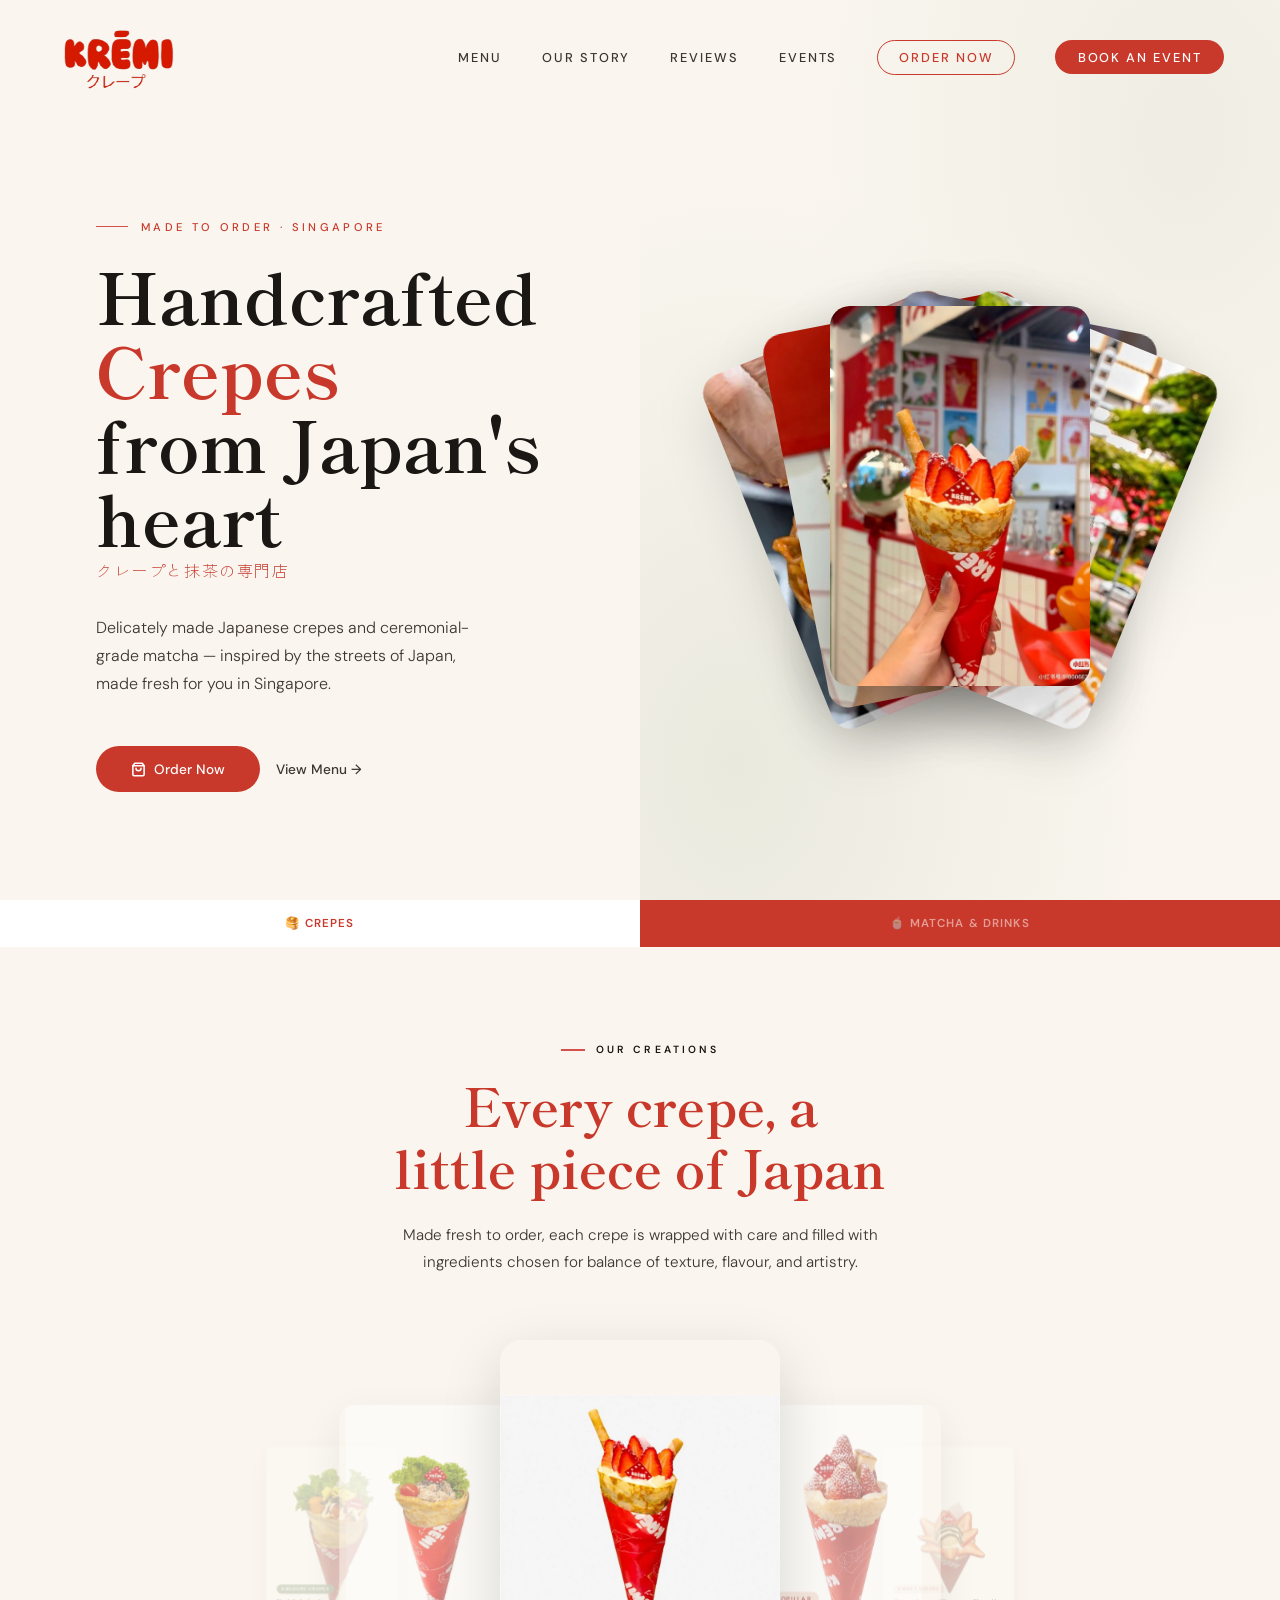
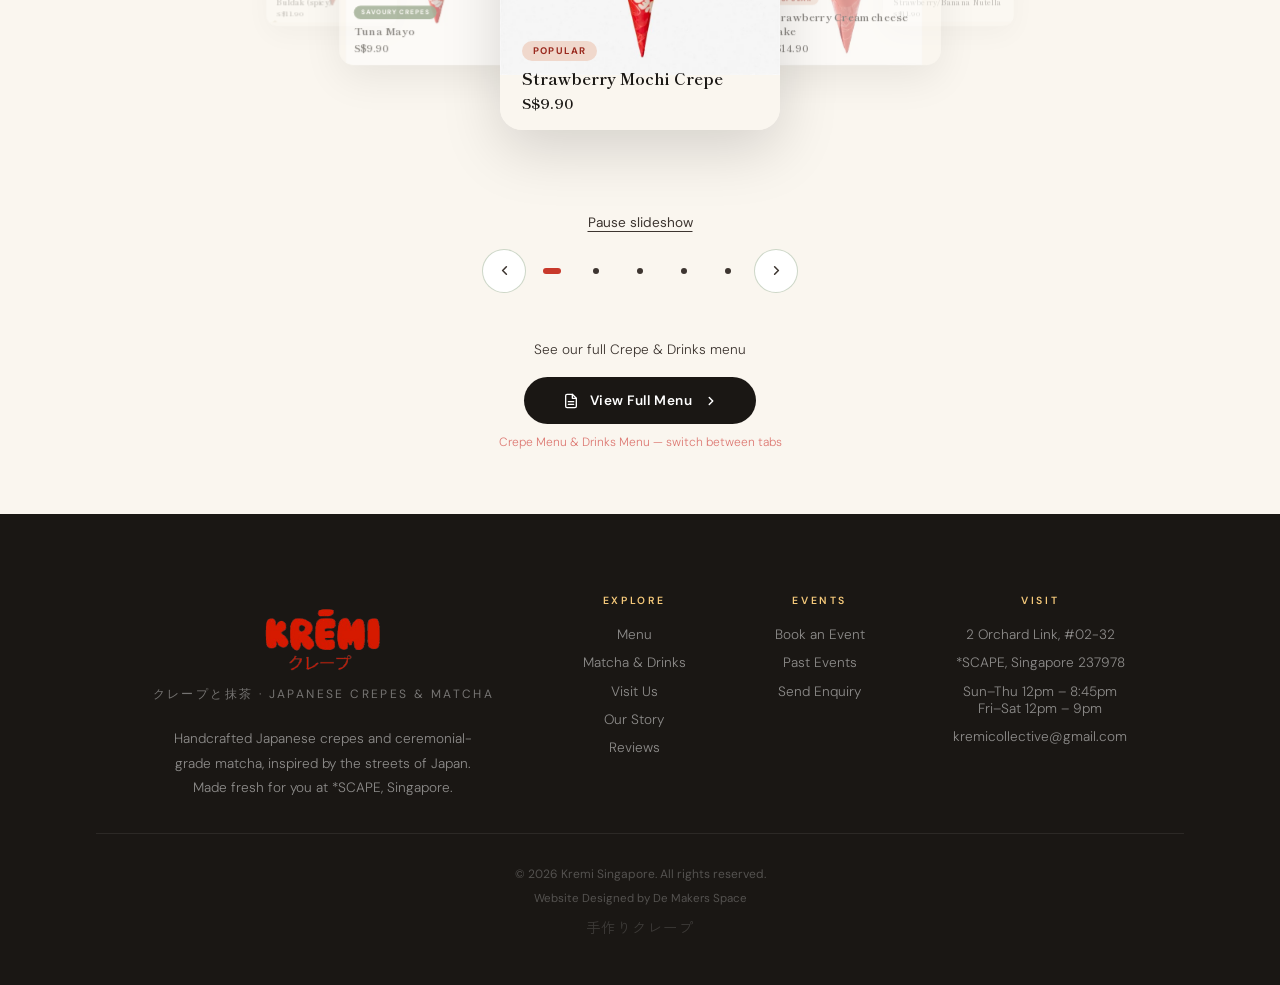
<file: index.html>
<!DOCTYPE html>
<html lang="en">
<head>
<meta charset="UTF-8">
<meta name="viewport" content="width=device-width, initial-scale=1.0">
<meta name="referrer" content="strict-origin-when-cross-origin">
<link rel="icon" href="kremi_logo_red.png" type="image/png">
<meta property="og:title" content="Kremi — Japanese Crepes &amp; Matcha · Singapore">
<meta property="og:description" content="Handcrafted Japanese crepes and ceremonial-grade matcha at *SCAPE Orchard, Singapore. Sweet &amp; savoury crepe cones made fresh to order.">
<meta property="og:image" content="https://www.kremi.sg/kremi-three-crepes.png">
<meta property="og:url" content="https://www.kremi.sg">
<link rel="canonical" href="https://www.kremi.sg">
<meta property="og:type" content="website">
<title>Kremi — Japanese Crepes & Matcha · Singapore</title>
<meta name="description" content="Handcrafted Japanese crepes and ceremonial-grade matcha at *SCAPE Orchard, Singapore. Sweet & savoury crepe cones made fresh to order.">
<meta name="keywords" content="Japanese crepes Singapore, matcha Singapore, crepe cafe Singapore, Orchard crepes, SCAPE food, handcrafted crepes, ceremonial matcha, Kremi Singapore, sweet crepes, savoury crepes, crepe cone Singapore, Japanese dessert Singapore">
<meta name="robots" content="index, follow">
<meta name="author" content="Kremi Singapore">
<meta name="geo.region" content="SG">
<meta name="geo.placename" content="Singapore">
<meta property="og:site_name" content="Kremi Singapore">
<meta property="og:locale" content="en_SG">
<meta name="twitter:card" content="summary_large_image">
<meta name="twitter:title" content="Kremi — Japanese Crepes & Matcha · Singapore">
<meta name="twitter:description" content="Handcrafted Japanese crepes and ceremonial-grade matcha at *SCAPE Orchard, Singapore. Sweet & savoury crepe cones made fresh to order.">
<meta name="twitter:image" content="https://www.kremi.sg/kremi-three-crepes.png">
<link rel="preconnect" href="https://fonts.googleapis.com">
<link rel="preconnect" href="https://fonts.gstatic.com" crossorigin>
<link href="https://fonts.googleapis.com/css2?family=Shippori+Mincho:wght@400;500;600;700&family=DM+Sans:ital,wght@0,300;0,400;0,500;1,300;1,400&family=Zen+Kaku+Gothic+New:wght@300;400;700&display=swap" rel="stylesheet">
<style>
:root {
  --matcha: #5a7a4a;
  --matcha-light: #8aaa6a;
  --matcha-pale: #d4e5c4;
  --matcha-wash: #f0f5ea;
  --red: #c8392b;
  --red-warm: #d4504a;
  --cream: #faf6ef;
  --warm-white: #fffdf8;
  --ink: #1a1714;
  --ink-soft: #3d3530;
  --blush: #f0d5c8;
  --honey: #f5c97a;
  --honey-pale: #fdf3dc;
  --peach: #f9e4d4;
  --sage: #e8f0e2;
}

* {
  margin: 0;
  padding: 0;
  box-sizing: border-box;
}

html {
  scroll-behavior: smooth;
}

body {
  font-family: 'DM Sans', sans-serif;
  background: var(--warm-white);
  color: var(--ink);
  overflow-x: hidden;
}

:focus-visible {
  outline: 3px solid var(--honey);
  outline-offset: 4px;
}

nav {
  position: fixed;
  top: 0;
  left: 0;
  right: 0;
  z-index: 100;
  padding: 1rem 3.5rem;
  display: flex;
  align-items: center;
  justify-content: space-between;
  transition: background 0.4s;
}

nav.scrolled {
  background: rgba(250,246,239,0.96);
  backdrop-filter: blur(12px);
  border-bottom: 1px solid rgba(90,122,74,0.15);
}

.nav-logo {
  text-decoration: none;
  display: flex;
  align-items: center;
}

.nav-logo img {
  width: 250px;
  height: 80px;
  object-fit: contain;
  object-position: left center;
  display: block;
  margin-left: -0.5rem;
}

.nav-links {
  display: flex;
  gap: 2.5rem;
  list-style: none;
}

.nav-links a {
  font-size: 0.8rem;
  letter-spacing: 0.15em;
  text-transform: uppercase;
  color: var(--ink-soft);
  text-decoration: none;
  font-weight: 500;
  transition: color 0.2s;
}

.nav-links a:hover {
  color: var(--red);
}

.nav-cta {
  background: var(--red);
  color: white !important;
  padding: 0.55rem 1.4rem;
  border-radius: 100px;
}

.nav-cta:hover {
  background: var(--red-warm) !important;
}

.nav-order {
  color: var(--red) !important;
  border: 1.5px solid var(--red);
  padding: 0.5rem 1.3rem;
  border-radius: 100px;
  transition: background 0.2s, color 0.2s;
}

.nav-order:hover {
  background: var(--red) !important;
  color: white !important;
}

.nav-hamburger {
  display: none;
  flex-direction: column;
  gap: 5px;
  cursor: pointer;
  padding: 4px;
  background: none;
  border: none;
}

.nav-hamburger span {
  display: block;
  width: 24px;
  height: 2px;
  background: var(--red);
  border-radius: 2px;
  transition: transform 0.3s,opacity 0.3s;
}

.nav-hamburger.open span:nth-child(1) {
  transform: rotate(45deg) translate(5px,5px);
}

.nav-hamburger.open span:nth-child(2) {
  opacity: 0;
}

.nav-hamburger.open span:nth-child(3) {
  transform: rotate(-45deg) translate(5px,-5px);
}

.nav-mobile {
  display: none;
  position: fixed;
  top: 0;
  left: 0;
  right: 0;
  bottom: 0;
  background: rgba(250,246,239,0.98);
  backdrop-filter: blur(16px);
  z-index: 99;
  flex-direction: column;
  align-items: center;
  justify-content: center;
  gap: 2.5rem;
}

.nav-mobile.open {
  display: flex;
}

.nav-mobile a {
  font-size: 1.4rem;
  font-family: 'Shippori Mincho', serif;
  color: var(--ink);
  text-decoration: none;
  font-weight: 700;
  letter-spacing: 0.05em;
  transition: color 0.2s;
}

.nav-mobile a:hover {
  color: var(--red);
}

.nav-mobile .nav-cta {
  background: var(--red);
  color: white !important;
  padding: 0.8rem 2.2rem;
  border-radius: 100px;
  font-family: 'DM Sans', sans-serif;
  font-size: 0.9rem;
}

.section-label {
  font-size: 0.65rem;
  letter-spacing: 0.3em;
  text-transform: uppercase;
  color: var(--ink);
  font-weight: 600;
  margin-bottom: 1.2rem;
  display: flex;
  align-items: center;
  gap: 0.7rem;
}

.section-label::before {
  content: '';
  width: 24px;
  height: 2px;
  background: var(--red-warm);
  display: block;
}

.section-title {
  font-family: 'Shippori Mincho', serif;
  font-size: clamp(2rem,3.5vw,3rem);
  line-height: 1.2;
  font-weight: 700;
  margin-bottom: 1.5rem;
  color: var(--ink);
}

.section-body {
  font-size: 1rem;
  line-height: 1.85;
  color: var(--ink-soft);
  font-weight: 300;
  margin-bottom: 1.2rem;
}

.reveal {
  opacity: 1;
  transform: none;
  transition: opacity 0.7s ease,transform 0.7s ease;
}

body.js-ready .reveal {
  opacity: 0;
  transform: translateY(30px);
}

body.js-ready .reveal.visible {
  opacity: 1;
  transform: none;
}

.d1 {
  transition-delay: 0.1s;
}

.d2 {
  transition-delay: 0.2s;
}

.d3 {
  transition-delay: 0.3s;
}

.d4 {
  transition-delay: 0.4s;
}
/* HERO */
.hero {
  min-height: 100vh;
  display: grid;
  grid-template-columns: 1fr 1fr;
  overflow: hidden;
}

.hero-left {
  background: var(--cream);
  display: flex;
  flex-direction: column;
  justify-content: center;
  padding: 13rem 4rem 6rem 6rem;
}

.hero-eyebrow {
  font-size: 0.7rem;
  letter-spacing: 0.3em;
  text-transform: uppercase;
  color: var(--red);
  font-weight: 500;
  margin-bottom: 1.5rem;
  display: flex;
  align-items: center;
  gap: 0.8rem;
}

.hero-eyebrow::before {
  content: '';
  width: 32px;
  height: 1px;
  background: var(--red-warm);
  display: block;
}

.hero-title {
  font-family: 'Shippori Mincho', serif;
  font-size: clamp(3rem,5.5vw,5rem);
  line-height: 1.05;
  font-weight: 700;
  color: var(--ink);
  margin-bottom: 0.3rem;
}

.hero-title .accent {
  color: var(--red);
}

.hero-jp {
  font-family: 'Zen Kaku Gothic New', sans-serif;
  font-size: 1rem;
  color: var(--red);
  font-weight: 300;
  margin-bottom: 2rem;
  letter-spacing: 0.1em;
}

.hero-desc {
  font-size: 1rem;
  line-height: 1.75;
  color: var(--ink-soft);
  max-width: 400px;
  font-weight: 300;
  margin-bottom: 3rem;
}

.hero-actions {
  display: flex;
  gap: 1rem;
  align-items: center;
}

.btn-primary {
  background: var(--red);
  color: white;
  padding: 0.9rem 2.2rem;
  border-radius: 100px;
  text-decoration: none;
  font-size: 0.85rem;
  font-weight: 500;
  transition: transform 0.2s,background 0.2s;
  display: inline-flex;
  align-items: center;
  gap: 0.5rem;
  white-space: nowrap;
}

.btn-primary:hover {
  background: var(--red-warm);
  transform: translateY(-2px);
}

.btn-ghost-dark {
  color: var(--ink-soft);
  text-decoration: none;
  font-size: 0.85rem;
  font-weight: 500;
  display: flex;
  align-items: center;
  gap: 0.4rem;
  transition: color 0.2s;
}

.btn-ghost-dark:hover {
  color: var(--matcha);
}

.hero-right {
  position: relative;
  overflow: hidden;
  background: var(--cream);
}

.hero-right-bg {
  position: absolute;
  inset: 0;
  background: radial-gradient(ellipse at 15% 85%,rgba(90,122,74,0.1) 0%,transparent 55%),radial-gradient(ellipse at 85% 15%,rgba(90,122,74,0.07) 0%,transparent 50%),var(--cream);
}

.hero-image-stack {
  position: relative;
  z-index: 2;
  height: 100%;
  display: flex;
  align-items: center;
  justify-content: center;
  padding: 5rem 2rem 3rem;
}

.fan-wrapper {
  position: relative;
  width: 440px;
  height: 440px;
  transform-style: preserve-3d;
  margin: auto;
}

.fan-tags {
  position: absolute;
  top: 0;
  left: 50%;
  transform: translateX(-50%);
  display: flex;
  gap: 0.6rem;
  z-index: 10;
  white-space: nowrap;
}

.fan-card {
  position: absolute;
  bottom: 0;
  left: 50%;
  width: 260px;
  height: 380px;
  border-radius: 20px;
  overflow: hidden;
  box-shadow: 0 20px 60px rgba(0,0,0,0.15);
  transform-origin: bottom center;
  margin-left: -130px;
  transition: transform 0.55s cubic-bezier(0.23,1,0.32,1),box-shadow 0.55s ease;
}

.fan-card img {
  width: 100%;
  height: 100%;
  object-fit: cover;
  display: block;
}

.fan-ll {
  transform: rotate(-22deg);
  z-index: 1;
}

.fan-l {
  transform: rotate(-11deg);
  z-index: 2;
}

.fan-c {
  transform: rotate(0deg);
  z-index: 5;
}

.fan-r {
  transform: rotate(11deg);
  z-index: 3;
}

.fan-rr {
  transform: rotate(22deg);
  z-index: 4;
}

.fan-wrapper:hover .fan-ll {
  transform: rotate(-58deg);
  box-shadow: 0 28px 70px rgba(0,0,0,0.18);
}

.fan-wrapper:hover .fan-l {
  transform: rotate(-26deg);
  box-shadow: 0 28px 70px rgba(0,0,0,0.18);
}

.fan-wrapper:hover .fan-c {
  transform: rotate(0deg) translateY(-16px);
  box-shadow: 0 36px 80px rgba(0,0,0,0.24);
}

.fan-wrapper:hover .fan-r {
  transform: rotate(26deg);
  box-shadow: 0 28px 70px rgba(0,0,0,0.18);
}

.fan-wrapper:hover .fan-rr {
  transform: rotate(58deg);
  box-shadow: 0 28px 70px rgba(0,0,0,0.18);
}

.hero-tag {
  background: white;
  border-radius: 100px;
  padding: 0.5rem 1rem;
  font-size: 0.7rem;
  font-weight: 600;
  box-shadow: 0 4px 20px rgba(0,0,0,0.12);
  display: inline-flex;
  align-items: center;
  gap: 0.4rem;
}

.hero-tag.t-matcha {
  color: var(--matcha);
  border: 1.5px solid var(--matcha-pale);
}

.hero-tag.t-red {
  color: var(--red);
  border: 1.5px solid rgba(200,57,43,0.2);
}

.tag-dot {
  width: 6px;
  height: 6px;
  border-radius: 50%;
  background: currentColor;
  flex-shrink: 0;
}

/* MENU */
.menu-section {
  background: var(--cream);
  padding: 6rem 0 0;
}

.menu-header {
  text-align: center;
  max-width: 600px;
  margin: 0 auto 0.5rem;
  padding: 0 2rem;
}

.menu-feat {
  display: grid;
  grid-template-columns: 1fr 1fr;
  gap: 1.2rem;
  max-width: 1300px;
  margin: 2rem auto 0;
  padding: 0 6rem;
}

.feat-item {
  background: white;
  border-radius: 16px;
  padding: 2rem;
  display: flex;
  gap: 1.5rem;
  align-items: flex-start;
  box-shadow: 0 4px 20px rgba(0,0,0,0.06);
}

.feat-icon {
  width: 48px;
  height: 48px;
  border-radius: 12px;
  display: flex;
  align-items: center;
  justify-content: center;
  font-size: 1.4rem;
  flex-shrink: 0;
}

.feat-icon.green {
  background: var(--matcha-pale);
}

.feat-icon.red {
  background: var(--blush);
}

.feat-body h4 {
  font-family: 'Shippori Mincho', serif;
  font-size: 1rem;
  font-weight: 700;
  margin-bottom: 0.3rem;
}

.feat-body p {
  font-size: 0.82rem;
  color: var(--ink-soft);
  line-height: 1.6;
  font-weight: 300;
}

/* TURNSTILE */
.turnstile-wrap {
  position: relative;
  width: 100%;
  padding: 0 0 1rem;
  overflow: hidden;
  background: var(--cream);
}

.turnstile-stage {
  position: relative;
  height: 500px;
  perspective: 1100px;
  display: flex;
  align-items: center;
  justify-content: center;
  touch-action: pan-y;
}

.tcard {
  position: absolute;
  width: 280px;
  height: 390px;
  border-radius: 22px;
  overflow: hidden;
  cursor: grab;
  box-shadow: 0 20px 60px rgba(0,0,0,0.15);
  transition: transform 0.65s cubic-bezier(0.23,1,0.32,1),opacity 0.55s ease,box-shadow 0.4s;
}

.tcard:active {
  cursor: grabbing;
}

.tcard img {
  width: 100%;
  height: 100%;
  object-fit: contain;
  display: block;
  pointer-events: none;
  background: #faf6ef;
}

.tcard-info {
  position: absolute;
  bottom: 0;
  left: 0;
  right: 0;
  padding: 2rem 1.4rem 1.4rem;
  background: none;
  transform: translateY(6px);
  transition: transform 0.3s ease;
}

.tcard:hover .tcard-info {
  transform: translateY(0);
}

.tcard-badge {
  display: inline-block;
  font-size: 0.6rem;
  letter-spacing: 0.14em;
  text-transform: uppercase;
  font-weight: 700;
  padding: 0.22rem 0.65rem;
  border-radius: 100px;
  margin-bottom: 0.45rem;
}
.tb-sweet {
  background: rgba(240,213,200,0.9);
  color: #9a2b20;
}

.tb-savory {
  background: rgba(80,110,65,0.88);
  color: white;
}

.tb-special {
  background: rgba(245,195,100,0.9);
  color: #5a3800;
}

.tcard-name {
  font-family: 'Shippori Mincho', serif;
  font-size: 1rem;
  font-weight: 700;
  color: var(--ink);
  line-height: 1.3;
  margin-bottom: 0.3rem;
}

.tcard-price {
  font-size: 0.88rem;
  font-weight: 700;
  color: var(--ink);
  font-family: 'Shippori Mincho', serif;
}

.tcard[data-pos="0"] {
  transform: translateX(0) translateZ(0) scale(1);
  z-index: 10;
  opacity: 1;
}

.tcard[data-pos="1"] {
  transform: translateX(230px) translateZ(-120px) scale(0.74);
  z-index: 6;
  opacity: 0.5;
}

.tcard[data-pos="-1"] {
  transform: translateX(-230px) translateZ(-120px) scale(0.74);
  z-index: 6;
  opacity: 0.5;
}

.tcard[data-pos="2"] {
  transform: translateX(370px) translateZ(-220px) scale(0.56);
  z-index: 3;
  opacity: 0.22;
}

.tcard[data-pos="-2"] {
  transform: translateX(-370px) translateZ(-220px) scale(0.56);
  z-index: 3;
  opacity: 0.22;
}

.tcard[data-pos="hidden"] {
  transform: translateX(0) translateZ(-600px) scale(0.3);
  z-index: 1;
  opacity: 0;
  pointer-events: none;
}

.turnstile-controls {
  display: flex;
  align-items: center;
  justify-content: center;
  gap: 1.2rem;
  margin-top: 1rem;
}

.tc-btn {
  width: 44px;
  height: 44px;
  border-radius: 50%;
  border: 1.5px solid rgba(90,122,74,0.3);
  background: white;
  cursor: pointer;
  display: flex;
  align-items: center;
  justify-content: center;
  color: var(--ink-soft);
  transition: all 0.2s;
}

.tc-btn:hover {
  background: var(--red);
  border-color: var(--red);
  color: white;
  transform: scale(1.08);
}

.tc-dots {
  display: flex;
  gap: 0.45rem;
  align-items: center;
}

.tc-dot {
  width: 6px;
  height: 6px;
  border-radius: 50%;
  background: rgba(90,122,74,0.22);
  border: 0;
  padding: 0;
  cursor: pointer;
  transition: all 0.3s;
}

.tc-dot.on {
  width: 18px;
  border-radius: 3px;
  background: var(--red-warm);
}

/* SEASONAL CREPES */
.seasonal-section {
  background: linear-gradient(180deg, var(--cream) 0%, #f5efe4 100%);
  padding: 6rem 0 1rem;
}

.seasonal-shell {
  max-width: 1300px;
  margin: 0 auto;
  padding: 0 2rem;
}

.seasonal-head {
  display: flex;
  align-items: flex-end;
  justify-content: space-between;
  gap: 2rem;
  margin-bottom: 2rem;
}

.seasonal-head .section-title {
  margin-top: 0.15rem;
}

.seasonal-copy {
  max-width: 44rem;
  color: var(--ink-soft);
  font-size: 0.96rem;
  line-height: 1.8;
  margin-top: 1rem;
}

.seasonal-grid {
  display: grid;
  grid-template-columns: repeat(auto-fit, minmax(230px, 1fr));
  gap: 1rem;
}

.seasonal-card {
  background: rgba(255,255,255,0.9);
  border: 1px solid rgba(90,122,74,0.14);
  border-radius: 18px;
  overflow: hidden;
  box-shadow: 0 12px 40px rgba(26,23,20,0.08);
}

.seasonal-card-img {
  width: 100%;
  aspect-ratio: 4 / 4.5;
  object-fit: cover;
  display: block;
}

.seasonal-card-body {
  padding: 1rem 1rem 1.1rem;
}

.seasonal-card-label {
  display: inline-flex;
  align-items: center;
  gap: 0.35rem;
  padding: 0.24rem 0.72rem;
  border-radius: 999px;
  background: rgba(200,57,43,0.1);
  color: var(--red);
  border: 1px solid rgba(200,57,43,0.12);
  font-size: 0.62rem;
  letter-spacing: 0.14em;
  text-transform: uppercase;
  margin-bottom: 0.7rem;
}

.seasonal-card-name {
  font-family: 'Shippori Mincho', serif;
  font-size: 1.1rem;
  line-height: 1.3;
  color: var(--ink);
  font-weight: 700;
}

.seasonal-card-desc {
  color: var(--ink-soft);
  font-size: 0.86rem;
  line-height: 1.7;
  margin-top: 0.45rem;
}

.seasonal-card-price {
  margin-top: 0.85rem;
  color: var(--red);
  font-family: 'Shippori Mincho', serif;
  font-size: 1rem;
  font-weight: 700;
}

.seasonal-empty {
  padding: 1.25rem 1.4rem;
  border: 1px dashed rgba(90,122,74,0.22);
  border-radius: 16px;
  color: var(--ink-soft);
  background: rgba(255,255,255,0.55);
}

@media (prefers-reduced-motion: reduce) {
  *,
  *::before,
  *::after {
    animation-duration: 0.01ms !important;
    animation-iteration-count: 1 !important;
    scroll-behavior: auto !important;
    transition-duration: 0.01ms !important;
  }
}

/* MENU MODAL */
.menu-modal-overlay {
  position: fixed;
  inset: 0;
  background: rgba(26,23,20,0.85);
  backdrop-filter: blur(8px);
  z-index: 200;
  display: flex;
  align-items: center;
  justify-content: center;
  padding: 1.5rem;
  opacity: 0;
  pointer-events: none;
  transition: opacity 0.35s ease;
}

.menu-modal-overlay.open {
  opacity: 1;
  pointer-events: all;
}

.menu-modal {
  background: var(--cream);
  border-radius: 20px;
  width: 100%;
  max-width: 900px;
  max-height: 90vh;
  display: flex;
  flex-direction: column;
  overflow: hidden;
  box-shadow: 0 32px 80px rgba(0,0,0,0.35);
  transform: translateY(24px) scale(0.97);
  transition: transform 0.35s cubic-bezier(0.23,1,0.32,1);
}

.menu-modal-overlay.open .menu-modal {
  transform: translateY(0) scale(1);
}

.menu-modal-header {
  display: flex;
  align-items: center;
  justify-content: space-between;
  padding: 1.4rem 1.8rem;
  border-bottom: 1px solid rgba(0,0,0,0.08);
  background: white;
}

.menu-modal-title {
  font-family: 'Shippori Mincho', serif;
  font-size: 1.1rem;
  font-weight: 700;
  color: var(--ink);
  display: flex;
  align-items: center;
  gap: 0.6rem;
}

.menu-modal-title span {
  font-size: 0.65rem;
  letter-spacing: 0.2em;
  text-transform: uppercase;
  color: var(--matcha);
  font-weight: 600;
  font-family: 'DM Sans', sans-serif;
}

.menu-modal-actions {
  display: flex;
  align-items: center;
  gap: 0.8rem;
}

.menu-modal-download {
  display: inline-flex;
  align-items: center;
  gap: 0.4rem;
  background: var(--ink);
  color: white;
  padding: 0.5rem 1.1rem;
  border-radius: 100px;
  font-size: 0.75rem;
  font-weight: 600;
  text-decoration: none;
  transition: background 0.2s,transform 0.2s;
}

.menu-modal-download:hover {
  background: var(--ink-soft);
  transform: translateY(-1px);
}

.menu-modal-close {
  width: 34px;
  height: 34px;
  border-radius: 50%;
  background: var(--cream);
  border: 1.5px solid rgba(0,0,0,0.1);
  display: flex;
  align-items: center;
  justify-content: center;
  cursor: pointer;
  font-size: 1rem;
  color: var(--ink-soft);
  transition: background 0.2s,color 0.2s;
  line-height: 1;
}

.menu-modal-close:hover {
  background: var(--red);
  color: white;
  border-color: var(--red);
}

.menu-modal-body {
  flex: 1;
  overflow-y: auto;
  background: #f5f2ec;
  display: flex;
  flex-direction: column;
}

.menu-modal-body img {
  width: 100%;
  height: auto;
  display: block;
}

.view-menu-strip {
  text-align: center;
  padding: 2rem 2rem 4rem;
  background: var(--cream);
}

.view-menu-strip p {
  font-size: 0.85rem;
  color: var(--ink-soft);
  font-weight: 300;
  margin-bottom: 1.2rem;
}

.btn-view-menu {
  display: inline-flex;
  align-items: center;
  gap: 0.7rem;
  background: var(--ink);
  color: white;
  padding: 0.95rem 2.4rem;
  border-radius: 100px;
  font-size: 0.85rem;
  font-weight: 600;
  border: none;
  cursor: pointer;
  transition: background 0.25s,transform 0.25s,box-shadow 0.25s;
  font-family: 'DM Sans', sans-serif;
  letter-spacing: 0.04em;
}

.btn-view-menu:hover {
  background: var(--red);
  transform: translateY(-3px);
  box-shadow: 0 12px 36px rgba(200,57,43,0.28);
}


/* MATCHA */
.matcha-section {
  background: var(--matcha);
  padding: 7rem 6rem;
  position: relative;
  overflow: hidden;
}

.matcha-section::before {
  content: '抹茶';
  position: absolute;
  font-family: 'Zen Kaku Gothic New', sans-serif;
  font-size: 20rem;
  font-weight: 700;
  color: rgba(255,255,255,0.04);
  right: -2rem;
  bottom: -3rem;
  line-height: 1;
  pointer-events: none;
}

.matcha-top-grid {
  display: grid;
  grid-template-columns: 1fr 1fr;
  gap: 6rem;
  align-items: center;
  margin-bottom: 4rem;
  position: relative;
}

.matcha-content .section-label {
  color: var(--warm-white);
}

.matcha-content .section-label::before {
  background: var(--warm-white);
}

.matcha-content .section-title {
  color: white;
}

.matcha-content .section-body {
  color: rgba(255,255,255,0.75);
}

.drinks-menu-grid {
  display: grid;
  grid-template-columns: repeat(3,1fr);
  gap: 1.5rem;
}

.matcha-latte-spotlight {
  position: relative;
  display: flex;
  flex-direction: column;
  align-items: center;
  gap: 1.1rem;
  padding: 1.5rem;
}

.ml-orb {
  position: absolute;
  border-radius: 50%;
  filter: blur(40px);
  pointer-events: none;
  animation: ml-float 6s ease-in-out infinite;
}

.ml-orb1 {
  width: 180px;
  height: 180px;
  background: rgba(90,122,74,0.35);
  top: -20px;
  right: -10px;
}

.ml-orb2 {
  width: 120px;
  height: 120px;
  background: rgba(138,170,106,0.25);
  bottom: 10px;
  left: -10px;
  animation-delay: 2s;
}

.ml-orb3 {
  width: 80px;
  height: 80px;
  background: rgba(245,201,122,0.2);
  top: 40%;
  right: -30px;
  animation-delay: 4s;
}

@keyframes ml-float {
  0%, 100% {
    transform: translateY(0);
  }
  50% {
    transform: translateY(-14px);
  }
}

.ml-kanji {
  position: absolute;
  top: -10px;
  left: -10px;
  font-family: 'Zen Kaku Gothic New', sans-serif;
  font-size: 3.2rem;
  font-weight: 700;
  color: rgba(255,255,255,0.06);
  line-height: 1;
  pointer-events: none;
  z-index: 0;
}

.ml-glass-card {
  position: relative;
  z-index: 2;
  width: 300px;
  height: 380px;
  border-radius: 28px;
  background: linear-gradient(145deg,rgba(255,255,255,0.14) 0%,rgba(255,255,255,0.05) 100%);
  border: 1.5px solid rgba(255,255,255,0.22);
  box-shadow: 0 30px 70px rgba(0,0,0,0.5),inset 0 1px 0 rgba(255,255,255,0.18);
  backdrop-filter: blur(12px);
  overflow: visible;
  display: flex;
  align-items: center;
  justify-content: center;
  transition: transform 0.5s cubic-bezier(0.23,1,0.32,1);
}

.ml-glass-card:hover {
  transform: translateY(-8px) rotate(-1deg);
}

.ml-img-wrap {
  width: 90%;
  height: 90%;
  position: relative;
  z-index: 2;
}

.ml-img {
  width: 100%;
  height: 100%;
  object-fit: contain;
  display: block;
  filter: drop-shadow(0 20px 30px rgba(0,0,0,0.45));
}

.ml-badge {
  position: absolute;
  display: flex;
  align-items: center;
  gap: 0.45rem;
  background: rgba(255,255,255,0.12);
  border: 1px solid rgba(255,255,255,0.2);
  backdrop-filter: blur(8px);
  border-radius: 100px;
  padding: 0.4rem 0.9rem;
  font-size: 0.68rem;
  font-weight: 600;
  color: white;
  letter-spacing: 0.05em;
  z-index: 5;
  white-space: nowrap;
}

.ml-badge-top {
  top: -14px;
  right: -20px;
}

.ml-badge-bottom {
  bottom: -14px;
  left: -20px;
}

.ml-badge-dot {
  width: 7px;
  height: 7px;
  border-radius: 50%;
  background: var(--matcha-pale);
  flex-shrink: 0;
}

.ml-label-row {
  display: flex;
  align-items: center;
  justify-content: space-between;
  width: 300px;
  margin-top: 0.5rem;
  z-index: 2;
}

.ml-label-name {
  font-family: 'Shippori Mincho', serif;
  font-size: 0.85rem;
  font-weight: 700;
  color: white;
}

.ml-label-price {
  font-size: 0.78rem;
  color: var(--matcha-pale);
  font-weight: 600;
}

.hot-sale-badge {
  display: inline-flex;
  align-items: center;
  gap: 0.3rem;
  background: linear-gradient(135deg,#ff6b35,#f7c948);
  color: white;
  font-size: 0.55rem;
  font-weight: 800;
  letter-spacing: 0.12em;
  text-transform: uppercase;
  padding: 0.18rem 0.55rem;
  border-radius: 100px;
  margin-left: 0.5rem;
  vertical-align: middle;
  box-shadow: 0 2px 8px rgba(255,107,53,0.45);
  animation: hot-pulse 2s ease-in-out infinite;
}

@keyframes hot-pulse {
  0%, 100% {
    box-shadow: 0 2px 8px rgba(255,107,53,0.45);
  }
  50% {
    box-shadow: 0 4px 16px rgba(255,107,53,0.75);
  }
}

@keyframes matcha-glow-pulse {
  0%, 100% {
    box-shadow: 0 30px 70px rgba(0,0,0,0.5),inset 0 1px 0 rgba(255,255,255,0.18),0 0 0 0 rgba(138,170,106,0);
  }
  50% {
    box-shadow: 0 30px 70px rgba(0,0,0,0.5),inset 0 1px 0 rgba(255,255,255,0.18),0 0 50px 12px rgba(138,170,106,0.55),0 0 0 6px rgba(138,170,106,0.2);
  }
}

.matcha-glow-active {
  animation: matcha-glow-pulse 1.6s ease-in-out 3;
}

#matcha-arrow-svg {
  position: absolute;
  top: 0;
  left: 0;
  pointer-events: none;
  overflow: visible;
  z-index: 10;
}

#matcha-arrow-path {
  fill: none;
  stroke: rgba(200,230,180,0.7);
  stroke-width: 2;
  stroke-dasharray: 6 5;
  stroke-linecap: round;
}

.drink-item-hot {
  background: rgba(255,107,53,0.08);
  border: 1px solid rgba(255,107,53,0.2);
  border-radius: 10px;
  padding: 0.65rem 0.7rem;
  margin: -0.65rem -0.7rem;
}

/* PANEL SWITCHER */
.cs-tab-bar {
  display: flex;
  align-items: stretch;
  position: sticky;
  top: 0;
  z-index: 50;
  background: var(--red);
}

.cs-tab {
  flex: 1;
  position: relative;
  padding: 1rem 1.5rem;
  font-size: 0.72rem;
  font-weight: 600;
  letter-spacing: 0.1em;
  text-transform: uppercase;
  border: none;
  background: none;
  cursor: pointer;
  font-family: 'DM Sans', sans-serif;
  overflow: hidden;
}

.cs-tab-text {
  position: relative;
  z-index: 2;
  color: rgba(255,255,255,0.5);
  transition: color 0.3s;
}

/* top + bottom border that scales in */
.cs-tab-border {
  position: absolute;
  inset: 0;
  border-top: 2px solid white;
  border-bottom: 2px solid white;
  transform: scaleY(2);
  opacity: 0;
  transition: transform 0.3s, opacity 0.3s;
  transform-origin: center;
}

/* white fill that slides in from top */
.cs-tab-fill {
  position: absolute;
  top: 2px;
  left: 0;
  width: 100%;
  height: 100%;
  background: white;
  transform: scaleY(0);
  opacity: 0;
  transition: transform 0.3s, opacity 0.3s;
  transform-origin: top;
}

.cs-tab:hover .cs-tab-text,
.cs-tab.cs-tab-active .cs-tab-text {
  color: var(--red);
}

.cs-tab-bar[data-active="matcha"] {
  background: var(--matcha);
}

.cs-tab-bar[data-active="matcha"] .cs-tab:hover .cs-tab-text,
.cs-tab-bar[data-active="matcha"] .cs-tab.cs-tab-active .cs-tab-text {
  color: var(--matcha);
}

.cs-tab:hover .cs-tab-border,
.cs-tab.cs-tab-active .cs-tab-border {
  transform: scaleY(1);
  opacity: 1;
}

.cs-tab:hover .cs-tab-fill,
.cs-tab.cs-tab-active .cs-tab-fill {
  transform: scaleY(1);
  opacity: 1;
}

.cs-panel-hidden {
  display: none !important;
}

/* FOOTER */
footer {
  background: var(--ink);
  color: white;
  padding: 5rem 6rem 3rem;
}

.footer-top {
  display: flex;
  flex-wrap: wrap;
  justify-content: space-evenly;
  align-items: flex-start;
  gap: 2rem;
  margin-bottom: 2rem;
  text-align: center;
}

.footer-tagline {
  font-size: 0.75rem;
  color: rgba(255,255,255,0.4);
  letter-spacing: 0.2em;
  text-transform: uppercase;
  margin-bottom: 1.5rem;
}

.footer-desc {
  font-size: 0.85rem;
  color: rgba(255,255,255,0.5);
  line-height: 1.8;
  font-weight: 300;
  max-width: 320px;
  margin: 0 auto;
}

.footer-col h5 {
  font-size: 0.65rem;
  letter-spacing: 0.25em;
  text-transform: uppercase;
  color: #c8392b;
  margin-bottom: 1.2rem;
  font-weight: 600;
}

.footer-col a,
.footer-col p {
  display: block;
  font-size: 0.85rem;
  color: rgba(255,255,255,0.5);
  text-decoration: none;
  margin-bottom: 0.7rem;
  font-weight: 300;
  transition: color 0.2s;
}

.footer-col a:hover {
  color: white;
}

.footer-bottom {
  border-top: 1px solid rgba(255,255,255,0.08);
  padding-top: 2rem;
  display: flex;
  flex-direction: column;
  align-items: center;
  gap: 0.6rem;
  text-align: center;
}

.footer-copy {
  font-size: 0.75rem;
  color: rgba(255,255,255,0.25);
}

.footer-jp {
  font-family: 'Zen Kaku Gothic New', sans-serif;
  font-size: 0.9rem;
  color: rgba(255,255,255,0.15);
  letter-spacing: 0.1em;
}

/* footer-cols-row: transparent wrapper on desktop so cols remain flex children */
@media(min-width:641px) {
  .footer-cols-row {
    display: contents;
  }
}

/* RESPONSIVE */
@media(max-width:1024px) {
  nav {
    padding: 0.8rem 1.5rem;
  }
  .nav-links {
    display: none;
  }
  .nav-hamburger {
    display: flex;
    z-index: 101;
    position: relative;
  }
  .nav-logo img {
    width: 140px;
    height: auto;
  }
  .hero {
    grid-template-columns: 1fr;
  }
  .hero-left {
    padding: 7rem 2.5rem 4rem;
  }
  .hero-right {
    height: 60vw;
    min-height: 400px;
  }
  .fan-wrapper {
    width: 360px;
    height: 420px;
    margin: 0 auto;
  }
  .fan-card {
    width: 200px;
    height: 290px;
    margin-left: -100px;
  }
  .menu-feat {
    grid-template-columns: 1fr;
    padding: 0 2rem;
  }
  .matcha-top-grid {
    grid-template-columns: 1fr;
    gap: 3rem;
  }
  .matcha-section {
    padding: 5rem 2.5rem;
  }
  .drinks-menu-grid {
    grid-template-columns: repeat(2,1fr);
  }
  .footer-top {
    justify-content: flex-start;
    gap: 2.5rem;
  }
  footer {
    padding: 4rem 2.5rem 2rem;
  }
}

@media(max-width:640px) {
  .nav-logo img {
    width: 110px;
    height: auto;
  }
  .hero {
    display: flex;
    flex-direction: column;
    min-height: unset;
  }
  .hero-left {
    padding: 6.5rem 1.5rem 2.5rem;
    order: 1;
    justify-content: flex-start;
  }
  .hero-right {
    order: 2;
    height: 310px;
    min-height: unset;
    padding-bottom: 0;
  }
  .hero-image-stack {
    padding: 1rem 0 0;
    width: 100%;
    height: 100%;
    display: flex;
    align-items: flex-start;
    justify-content: center;
  }
  .fan-wrapper {
    width: 230px;
    height: 260px;
    margin: 0 auto;
  }
  .fan-card {
    width: 175px;
    height: 255px;
    margin-left: -87px;
  }
  .hero-title {
    font-size: 2.4rem;
  }
  .hero-jp {
    margin-bottom: 1rem;
  }
  .hero-desc {
    font-size: 0.88rem;
    margin-bottom: 1.2rem;
    line-height: 1.65;
  }
  .hero-actions {
    flex-direction: row;
    align-items: center;
    flex-wrap: wrap;
    gap: 0.8rem;
  }
  .btn-primary {
    padding: 0.75rem 1.5rem;
    font-size: 0.82rem;
  }
  .menu-section {
    padding: 3rem 0 2rem;
  }
  .menu-feat {
    padding: 0 1.5rem;
  }
  .matcha-section {
    padding: 4rem 1.5rem;
  }
  .drinks-menu-grid {
    grid-template-columns: 1fr;
  }
  .turnstile-stage {
    height: 420px;
  }
  .tcard {
    width: 230px;
    height: 320px;
  }
  .tcard[data-pos="1"] {
    transform: translateX(180px) translateZ(-100px) scale(0.74);
    opacity: 0.45;
  }
  .tcard[data-pos="-1"] {
    transform: translateX(-180px) translateZ(-100px) scale(0.74);
    opacity: 0.45;
  }
  .tcard[data-pos="2"] {
    transform: translateX(290px) translateZ(-190px) scale(0.55);
    opacity: 0.18;
  }
  .tcard[data-pos="-2"] {
    transform: translateX(-290px) translateZ(-190px) scale(0.55);
    opacity: 0.18;
  }
  .footer-top {
    flex-direction: column;
    align-items: center;
    gap: 1.5rem;
  }
  .footer-top > div:first-child {
    width: 100%;
    text-align: center;
  }
  .footer-cols-row {
    display: grid;
    grid-template-columns: repeat(3, 1fr);
    gap: 0.5rem;
    width: 100%;
  }
  .footer-col {
    width: 100%;
    text-align: center;
  }
  .footer-col a,
  .footer-col p {
    overflow-wrap: break-word;
    word-break: break-word;
    font-size: 0.78rem;
  }
  .footer-col h5 {
    font-size: 0.58rem;
  }
  footer {
    padding: 3rem 1.5rem 2rem;
  }
  .footer-bottom {
    flex-direction: column;
    gap: 0.8rem;
    text-align: center;
  }
}

.footer-credit {
  font-size: 0.72rem;
  color: rgba(255,255,255,0.25);
  text-decoration: none;
  transition: color 0.2s;
}

.footer-credit:hover {
  color: rgba(255,255,255,0.6);
}

.drink-card {
  background: rgba(255,255,255,0.08);
  border: 1px solid rgba(255,255,255,0.15);
  border-radius: 16px;
  padding: 1.6rem;
}

.drink-cat-title {
  font-size: 0.85rem;
  letter-spacing: 0.25em;
  text-transform: uppercase;
  color: var(--matcha-pale);
  font-weight: 800;
  margin-bottom: 1rem;
}

.drink-cat-title-sm {
  font-size: 0.6rem;
  letter-spacing: 0.25em;
  text-transform: uppercase;
  color: var(--matcha-pale);
  font-weight: 600;
  margin-bottom: 1rem;
}

.drink-cat-note {
  font-size: 0.65rem;
  color: rgba(255,255,255,0.4);
  margin-bottom: 1.2rem;
  line-height: 1.6;
}

.drink-items {
  display: flex;
  flex-direction: column;
  gap: 1rem;
}

.drink-item-name {
  color: white;
  font-family: 'Shippori Mincho', serif;
  font-size: 0.9rem;
  font-weight: 700;
}

.drink-item-desc {
  color: rgba(255,255,255,0.5);
  font-size: 0.72rem;
  margin: 0.2rem 0;
}

.drink-item-price {
  color: var(--matcha-pale);
  font-size: 0.82rem;
  font-weight: 600;
}

.drink-addon {
  margin-top: 1.2rem;
  padding-top: 1rem;
  border-top: 1px solid rgba(255,255,255,0.1);
}

.drink-addon-title {
  font-size: 0.6rem;
  letter-spacing: 0.2em;
  text-transform: uppercase;
  color: rgba(255,255,255,0.35);
  margin-bottom: 0.6rem;
}

.drink-addon-list {
  color: rgba(255,255,255,0.55);
  font-size: 0.72rem;
  line-height: 1.9;
}

.drink-addon-price {
  color: var(--matcha-pale);
}
</style>
<script type="application/ld+json">
{
  "@context": "https://schema.org",
  "@type": "FoodEstablishment",
  "name": "Kremi",
  "alternateName": "Kremi Singapore",
  "description": "Handcrafted Japanese crepes and ceremonial-grade matcha at *SCAPE Orchard, Singapore. Sweet and savoury crepe cones made fresh to order.",
  "image": "https://www.kremi.sg/kremi-three-crepes.png",
  "logo": "https://www.kremi.sg/kremi_logo_red.png",
  "servesCuisine": [
    "Japanese",
    "Dessert",
    "Crepes",
    "Matcha"
  ],
  "priceRange": "$$",
  "telephone": "",
  "email": "kremicollective@gmail.com",
  "address": {
    "@type": "PostalAddress",
    "streetAddress": "2 Orchard Link, #02-32",
    "addressLocality": "Singapore",
    "postalCode": "237978",
    "addressCountry": "SG"
  },
  "openingHoursSpecification": [
    {
      "@type": "OpeningHoursSpecification",
      "dayOfWeek": [
        "Monday",
        "Tuesday",
        "Wednesday",
        "Thursday",
        "Sunday"
      ],
      "opens": "12:00",
      "closes": "20:45"
    },
    {
      "@type": "OpeningHoursSpecification",
      "dayOfWeek": [
        "Friday",
        "Saturday"
      ],
      "opens": "12:00",
      "closes": "21:00"
    }
  ],
  "hasMap": "https://maps.google.com/?q=2+Orchard+Link+%2302-32+SCAPE+Singapore+237978",
  "menu": "https://kremicollective.eposqr.com/menu/products",
  "url": "https://www.kremi.sg"
}
</script>
<link rel="stylesheet" href="site-fixes.css?v=20261013">
<script src="site.js?v=20261013" defer></script>
</head>
<body>
<a class="skip-link" href="#main-content">Skip to content</a>
<nav id="nav">
  <a href="index.html" class="nav-logo"><img src="kremi_logo_white_removebg.png" alt="Kremi" width="274" height="154" decoding="async"></a>
  <ul class="nav-links">
    <li><a href="#menu">Menu</a></li>
    <li><a href="our-story.html">Our Story</a></li>
    <li><a href="reviews.html">Reviews</a></li>
    <li><a href="events.html">Events</a></li>
    <li><a href="https://kremicollective.eposqr.com/menu/products" target="_blank" rel="noopener noreferrer" class="nav-order">Order Now</a></li>
    <li><a href="events.html#enquiry" class="nav-cta">Book an Event</a></li>
  </ul>
  <button class="nav-hamburger" id="hamburger" aria-label="Open menu" aria-controls="mobileNav" aria-expanded="false"><span></span><span></span><span></span></button>
</nav>
<div class="nav-mobile" id="mobileNav">
  <a href="#menu">Menu</a>
  <a href="our-story.html">Our Story</a>
  <a href="reviews.html">Reviews</a>
  <a href="events.html">Events</a>
  <a href="https://kremicollective.eposqr.com/menu/products" target="_blank" rel="noopener noreferrer" class="nav-cta" style="background:var(--red);">Order Now</a>
  <a href="events.html#enquiry" class="nav-cta" style="background:transparent;border:1.5px solid var(--ink);color:var(--ink)!important;">Book an Event</a>
</div>

<main id="main-content">
<section class="hero">
  <div class="hero-left">
    <p class="hero-eyebrow">Made to order · Singapore</p>
    <h1 class="hero-title">Hand&shy;crafted<br><span class="accent">Crepes</span><br>from Japan's<br>heart</h1>
    <p class="hero-jp">クレープと抹茶の専門店</p>
    <p class="hero-desc">Delicately made Japanese crepes and ceremonial-grade matcha — inspired by the streets of Japan, made fresh for you in Singapore.</p>
    <div class="hero-actions">
      <a href="https://kremicollective.eposqr.com/menu/products" target="_blank" rel="noopener noreferrer" class="btn-primary">
        <svg width="15" height="15" viewBox="0 0 24 24" fill="none" stroke="currentColor" stroke-width="2.5" stroke-linecap="round" stroke-linejoin="round"><path d="M6 2L3 6v14a2 2 0 002 2h14a2 2 0 002-2V6l-3-4z"/><line x1="3" y1="6" x2="21" y2="6"/><path d="M16 10a4 4 0 01-8 0"/></svg>
        Order Now
      </a>
      <a href="#menu" class="btn-ghost-dark">View Menu →</a>
    </div>
  </div>
  <div class="hero-right">
    <div class="hero-right-bg"></div>
    <div class="hero-image-stack">
      <div class="fan-wrapper">
        <div class="fan-card fan-c"><img src="Strawberry_crepe.jpg" alt="Strawberry Crepe" width="600" height="800" decoding="async"></div>
        <div class="fan-card fan-l"><img src="cookie_and_cream_crepe.webp" alt="Cookie and Cream Crepe" width="600" height="800" decoding="async"></div>
        <div class="fan-card fan-r"><img src="matcha_crepe.webp" alt="Matcha Crepe" width="600" height="800" decoding="async"></div>
        <div class="fan-card fan-ll"><img src="spicy_noodle_crepe.webp" alt="Spicy Noodle Crepe" width="600" height="800" decoding="async"></div>
        <div class="fan-card fan-rr"><img src="kremi-strawberry-matcha.png" alt="Strawberry Matcha" width="443" height="590" decoding="async"></div>
      </div>
    </div>
  </div>
</section>


<div class="cs-tab-bar" id="csTabBar" data-active="menu">
  <button class="cs-tab cs-tab-active" data-panel="menu" onclick="switchPanel('menu')">
    <span class="cs-tab-text">🥞 Crepes</span>
    <span class="cs-tab-border"></span>
    <span class="cs-tab-fill"></span>
  </button>
  <button class="cs-tab" data-panel="matcha" onclick="switchPanel('matcha')">
    <span class="cs-tab-text">🍵 Matcha &amp; Drinks</span>
    <span class="cs-tab-border"></span>
    <span class="cs-tab-fill"></span>
  </button>
</div>

<section class="menu-section" id="menu">
  <div class="menu-header reveal">
    <p class="section-label" style="justify-content:center;">Our Creations</p>
    <h2 class="section-title" style="font-size:clamp(2rem,4vw,3.2rem);color:var(--red);">Every crepe, a<br>little piece of Japan</h2>
    <p style="color:var(--ink-soft);font-size:0.95rem;line-height:1.8;font-weight:300;margin-top:1rem;">Made fresh to order, each crepe is wrapped with care and filled with ingredients chosen for balance of texture, flavour, and artistry.</p>
  </div>
  <div class="turnstile-wrap" role="region" aria-roledescription="carousel" aria-label="Featured crêpes">
    <div class="turnstile-stage" id="tStage"></div>
    <div class="turnstile-controls">
      <button class="tc-pause" id="carouselPause" type="button" onclick="tTogglePause()" aria-pressed="false">Pause slideshow</button>
      <button class="tc-btn" onclick="tStep(-1)" aria-label="Previous"><svg width="15" height="15" viewBox="0 0 24 24" fill="none" stroke="currentColor" stroke-width="2.5" stroke-linecap="round" stroke-linejoin="round"><polyline points="15 18 9 12 15 6"/></svg></button>
      <div class="tc-dots" id="tDots"></div>
      <button class="tc-btn" onclick="tStep(1)" aria-label="Next"><svg width="15" height="15" viewBox="0 0 24 24" fill="none" stroke="currentColor" stroke-width="2.5" stroke-linecap="round" stroke-linejoin="round"><polyline points="9 18 15 12 9 6"/></svg></button>
    </div>
  </div>

</section>

<dialog class="menu-modal-overlay" id="menuModal" onclick="handleModalOverlayClick(event)" role="dialog" aria-modal="true" aria-labelledby="menuModalTitle">
  <div class="menu-modal">
    <div class="menu-modal-header">
      <div class="menu-modal-title" id="menuModalTitle">Kremi Full Menu <span>クレープと抹茶</span></div>
      <div class="menu-modal-actions">
        <a id="menuDownloadBtn" href="KremiCrepeMenu.png?v=4f451bee65" download="Kremi_Crepe_Menu.png" class="menu-modal-download"><svg width="13" height="13" viewBox="0 0 24 24" fill="none" stroke="currentColor" stroke-width="2.5" stroke-linecap="round" stroke-linejoin="round"><path d="M21 15v4a2 2 0 01-2 2H5a2 2 0 01-2-2v-4"/><polyline points="7 10 12 15 17 10"/><line x1="12" y1="15" x2="12" y2="3"/></svg>Download</a>
        <button class="menu-modal-close" onclick="closeMenuPDF()" aria-label="Close menu">✕</button>
      </div>
    </div>
    <div style="display:flex;border-bottom:1px solid rgba(0,0,0,0.08);background:white;padding:0 1.8rem;">
      <button id="tabCrepe" onclick="switchMenuTab('crepe')" style="padding:0.8rem 1.4rem;font-size:0.78rem;font-weight:600;letter-spacing:0.06em;border:none;background:none;cursor:pointer;border-bottom:2px solid var(--red);color:var(--red);font-family:'DM Sans',sans-serif;">🥞 Crepe Menu</button>
      <button id="tabDrinks" onclick="switchMenuTab('drinks')" style="padding:0.8rem 1.4rem;font-size:0.78rem;font-weight:600;letter-spacing:0.06em;border:none;background:none;cursor:pointer;border-bottom:2px solid transparent;color:var(--ink-soft);font-family:'DM Sans',sans-serif;">🍵 Drinks Menu</button>
    </div>
    <div class="menu-modal-body"><img id="menuImgView" decoding="async" width="1600" height="1132" alt="Kremi crêpe menu"><details class="menu-readable"><summary>Read menu as text</summary><!-- MENU_TEXT_START -->
<div id="menuTextCrepe"><h3>Popular</h3><dl class="menu-price-list"><div><dt>Strawberry Mochi Crepe</dt><dd>S$9.90</dd></div><div><dt>Chocolate Banana</dt><dd>S$9.90</dd></div><div><dt>Strawberry Creamcheese Cake</dt><dd>S$14.90</dd></div></dl><h3>Sweet crepes</h3><dl class="menu-price-list"><div><dt>Strawberry Pistachio</dt><dd>S$12.90</dd></div><div><dt>Biscoff Brulee</dt><dd>S$12.90</dd></div><div><dt>Blueberry Creamcheese</dt><dd>S$10.90</dd></div><div><dt>Strawberry/Banana Nutella</dt><dd>S$11.90</dd></div><div><dt>Plated Crepe<small>1 fruit + 1 sauce</small></dt><dd>S$7.90</dd></div></dl><h3>Savoury crepes</h3><dl class="menu-price-list"><div><dt>Buldak (spicy)</dt><dd>S$11.90</dd></div><div><dt>Tuna Mayo</dt><dd>S$9.90</dd></div><div><dt>Ham &amp; Cheese</dt><dd>S$9.90</dd></div></dl><h3>Add-ons</h3><dl class="menu-price-list"><div><dt>Strawberry, banana or blueberry</dt><dd>S$2.00</dd></div><div><dt>Nutella, Biscoff, dark chocolate or caramel</dt><dd>S$2.00</dd></div><div><dt>Biscoff crunch, cornflakes or Oreo crumbs</dt><dd>S$1.00</dd></div><div><dt>Mochi</dt><dd>S$1.50</dd></div><div><dt>Ice cream</dt><dd>S$2.00</dd></div><div><dt>Tuna</dt><dd>S$2.00</dd></div><div><dt>Ham, cheese or egg</dt><dd>S$1.00</dd></div></dl><p>Takeaway box +S$0.30 · No pork, no lard</p></div><div id="menuTextDrinks" hidden><p class="menu-options">Sugar: 0, half or full · Oat milk +S$1</p><div class="drinks-menu-grid"><section class="drink-card"><h3 class="drink-cat-title">Coffee</h3><dl class="menu-price-list"><div><dt>Americano</dt><dd>S$5.00</dd></div><div><dt>Orange Americano</dt><dd>S$6.00</dd></div><div><dt>Iced Latte</dt><dd>S$6.00</dd></div><div><dt>Vanilla Latte</dt><dd>S$6.50</dd></div><div><dt>Mocha</dt><dd>S$6.50</dd></div><div><dt>Oreo Latte</dt><dd>S$6.50</dd></div><div><dt>Biscoff Caramel Latte</dt><dd>S$7.00</dd></div><div><dt>Cheese Foam Latte</dt><dd>S$7.00</dd></div></dl></section>
<section class="drink-card"><h3 class="drink-cat-title">Matcha</h3><p class="drink-cat-note">Ceremonial grade · Rin / Ajisai matcha powder +S$1</p><dl class="menu-price-list"><div><dt>Matcha Latte</dt><dd>S$7.50</dd></div><div><dt>Strawberry Matcha</dt><dd>S$8.50</dd></div><div><dt>Blueberry Matcha</dt><dd>S$8.50</dd></div><div><dt>Pistachio Matcha</dt><dd>S$8.50</dd></div><div><dt>Banana Pudding Matcha</dt><dd>S$9.90</dd></div></dl></section>
<section class="drink-card"><h3 class="drink-cat-title">Hojicha</h3><p class="drink-cat-note">By Niko Neko</p><dl class="menu-price-list"><div><dt>Hojicha Latte</dt><dd>S$7.50</dd></div><div><dt>Strawberry Hojicha</dt><dd>S$8.50</dd></div><div><dt>Blueberry Hojicha</dt><dd>S$8.50</dd></div><div><dt>Banana Pudding Hojicha</dt><dd>S$9.90</dd></div></dl></section>
<section class="drink-card"><h3 class="drink-cat-title">Speciality Matcha</h3><dl class="menu-price-list"><div><dt>Whipped Honey Matcha</dt><dd>S$9.50</dd></div><div><dt>Sea-salt Cold Foam Matcha</dt><dd>S$9.00</dd></div><div><dt>Sea-salt Cheese Foam Matcha</dt><dd>S$9.00</dd></div></dl></section>
<section class="drink-card"><h3 class="drink-cat-title">Others</h3><dl class="menu-price-list"><div><dt>Hanami Lychee Fizz</dt><dd>S$5.00</dd></div><div><dt>White Grape Fizz</dt><dd>S$5.00</dd></div><div><dt>Ichigo Strawberry Milk</dt><dd>S$6.00</dd></div><div><dt>Pistachio Latte</dt><dd>S$6.50</dd></div></dl></section></div></div>
<!-- MENU_TEXT_END --></details></div>
  </div>
</dialog>

<section class="seasonal-section" id="seasonal" hidden>
  <div class="seasonal-shell reveal">
    <div class="seasonal-head">
      <div>
        <p class="section-label">Seasonal Crepes</p>
        <h2 class="section-title" style="font-size:clamp(2rem,4vw,3.2rem);color:var(--red);">Fresh flavours, here for a season</h2>
        <p class="seasonal-copy">Discover our latest seasonal crêpes, made fresh with flavours worth coming back for.</p>
      </div>
    </div>
    <div class="seasonal-grid" id="seasonalGrid"></div>
  </div>
</section>

<section class="matcha-section cs-panel-hidden" id="matcha">
  <div class="matcha-top-grid">
    <div class="matcha-content reveal">
      <p class="section-label">The Purest Cup</p>
      <h2 class="section-title">Ceremonial<br>Matcha</h2>
      <p class="section-body" style="font-weight:700;letter-spacing:0.04em;">Vibrant. Smooth. Deep.</p>
      <p class="section-body" id="matcha-rich-desc">Each cup is crafted with a generous <strong style="background:var(--matcha, #6a9e5a);padding:0.1em 0.5em;border-radius:4px;color:#fff;font-size:1.05em;">6.5–7.5g</strong>of first-harvest matcha, delivering a rich, thick, and irresistibly smooth experience.</p>
    </div>
    <svg id="matcha-arrow-svg" width="0" height="0">
      <defs>
        <marker id="matcha-arrowhead" markerWidth="8" markerHeight="8" refX="6" refY="3" orient="auto">
          <path d="M0,0 L0,6 L8,3 z" fill="rgba(200,230,180,0.8)"/>
        </marker>
      </defs>
      <path id="matcha-arrow-path"/>
    </svg>
    <div class="matcha-latte-spotlight">
      <div class="ml-orb ml-orb1"></div><div class="ml-orb ml-orb2"></div><div class="ml-orb ml-orb3"></div>
      <div class="ml-kanji">抹茶</div>
      <div class="ml-glass-card">
        <div class="ml-img-wrap"><img loading="lazy" decoding="async" src="kremi_s_matcha_latte.png" alt="Kremi Matcha Latte" class="ml-img" width="408" height="612"></div>
        <div class="ml-badge ml-badge-top"><span class="ml-badge-dot"></span>First Harvest</div>
        <div class="ml-badge ml-badge-bottom"><span class="ml-badge-dot" style="background:#f5c97a;"></span>Ceremonial Grade</div>
      </div>
      <div class="ml-label-row"><span class="ml-label-name"><span style="color:var(--warm-white)">Kremi</span> Matcha Latte</span></div>
    </div>
  </div>
  <!-- DRINKS_START -->
<p class="menu-options">Sugar: 0, half or full · Oat milk +S$1</p><div class="drinks-menu-grid"><section class="drink-card"><h3 class="drink-cat-title">Coffee</h3><dl class="menu-price-list"><div><dt>Americano</dt><dd>S$5.00</dd></div><div><dt>Orange Americano</dt><dd>S$6.00</dd></div><div><dt>Iced Latte</dt><dd>S$6.00</dd></div><div><dt>Vanilla Latte</dt><dd>S$6.50</dd></div><div><dt>Mocha</dt><dd>S$6.50</dd></div><div><dt>Oreo Latte</dt><dd>S$6.50</dd></div><div><dt>Biscoff Caramel Latte</dt><dd>S$7.00</dd></div><div><dt>Cheese Foam Latte</dt><dd>S$7.00</dd></div></dl></section>
<section class="drink-card"><h3 class="drink-cat-title">Matcha</h3><p class="drink-cat-note">Ceremonial grade · Rin / Ajisai matcha powder +S$1</p><dl class="menu-price-list"><div><dt>Matcha Latte</dt><dd>S$7.50</dd></div><div><dt>Strawberry Matcha</dt><dd>S$8.50</dd></div><div><dt>Blueberry Matcha</dt><dd>S$8.50</dd></div><div><dt>Pistachio Matcha</dt><dd>S$8.50</dd></div><div><dt>Banana Pudding Matcha</dt><dd>S$9.90</dd></div></dl></section>
<section class="drink-card"><h3 class="drink-cat-title">Hojicha</h3><p class="drink-cat-note">By Niko Neko</p><dl class="menu-price-list"><div><dt>Hojicha Latte</dt><dd>S$7.50</dd></div><div><dt>Strawberry Hojicha</dt><dd>S$8.50</dd></div><div><dt>Blueberry Hojicha</dt><dd>S$8.50</dd></div><div><dt>Banana Pudding Hojicha</dt><dd>S$9.90</dd></div></dl></section>
<section class="drink-card"><h3 class="drink-cat-title">Speciality Matcha</h3><dl class="menu-price-list"><div><dt>Whipped Honey Matcha</dt><dd>S$9.50</dd></div><div><dt>Sea-salt Cold Foam Matcha</dt><dd>S$9.00</dd></div><div><dt>Sea-salt Cheese Foam Matcha</dt><dd>S$9.00</dd></div></dl></section>
<section class="drink-card"><h3 class="drink-cat-title">Others</h3><dl class="menu-price-list"><div><dt>Hanami Lychee Fizz</dt><dd>S$5.00</dd></div><div><dt>White Grape Fizz</dt><dd>S$5.00</dd></div><div><dt>Ichigo Strawberry Milk</dt><dd>S$6.00</dd></div><div><dt>Pistachio Latte</dt><dd>S$6.50</dd></div></dl></section></div>
<!-- DRINKS_END -->
</section>

<section class="view-menu-strip reveal" style="text-align:center;">
  <p>See our full Crepe &amp; Drinks menu</p>
  <button class="btn-view-menu" onclick="openMenuPDF('crepe')"><svg width="16" height="16" viewBox="0 0 24 24" fill="none" stroke="currentColor" stroke-width="2" stroke-linecap="round" stroke-linejoin="round"><path d="M14 2H6a2 2 0 00-2 2v16a2 2 0 002 2h12a2 2 0 002-2V8z"/><polyline points="14 2 14 8 20 8"/><line x1="16" y1="13" x2="8" y2="13"/><line x1="16" y1="17" x2="8" y2="17"/></svg>View Full Menu<svg width="14" height="14" viewBox="0 0 24 24" fill="none" stroke="currentColor" stroke-width="2.5" stroke-linecap="round" stroke-linejoin="round"><polyline points="9 18 15 12 9 6"/></svg></button>
  <p style="font-size:0.75rem;color:var(--red-warm);opacity:0.75;margin-top:0.6rem;margin-bottom:0;">Crepe Menu &amp; Drinks Menu — switch between tabs</p>
</section>

</main>
<footer>
  <div class="footer-top">
    <div>
      <div><img src="kremi_logo_white_removebg.png" alt="Kremi" width="274" height="154" loading="lazy" decoding="async" style="width:150px;height:auto;display:block;margin:0 auto 0.5rem;"></div>
      <div class="footer-tagline">クレープと抹茶 · Japanese Crepes &amp; Matcha</div>
      <p class="footer-desc">Handcrafted Japanese crepes and ceremonial-grade matcha, inspired by the streets of Japan. Made fresh for you at *SCAPE, Singapore.</p>
    </div>
    <div class="footer-cols-row">
    <div class="footer-col"><h5>Explore</h5><a href="#menu">Menu</a><a href="#matcha">Matcha &amp; Drinks</a><a href="our-story.html#visit">Visit Us</a><a href="our-story.html">Our Story</a><a href="reviews.html">Reviews</a></div>
    <div class="footer-col"><h5>Events</h5><a href="events.html">Book an Event</a><a href="events.html#past-events">Past Events</a><a href="events.html#enquiry">Send Enquiry</a></div>
    <div class="footer-col"><h5>Visit</h5><p>2 Orchard Link, #02-32</p><p>*SCAPE, Singapore 237978</p><p style="margin-top:0.5rem;">Sun–Thu 12pm – 8:45pm<br>Fri–Sat 12pm – 9pm</p><a href="mailto:kremicollective@gmail.com" style="margin-top:0.5rem;">kremicollective@gmail.com</a></div>
    </div>
  </div>
  <div class="footer-bottom">
    <span class="footer-copy">© 2026 Kremi Singapore. All rights reserved.</span>
    <a href="https://www.instagram.com/de.makers.space/" target="_blank" rel="noopener noreferrer" class="footer-credit">Website Designed by De Makers Space</a>
    <span class="footer-jp">手作りクレープ</span>
  </div>
</footer>

<script src="home.js" defer></script>
</body>
</html>
</file>
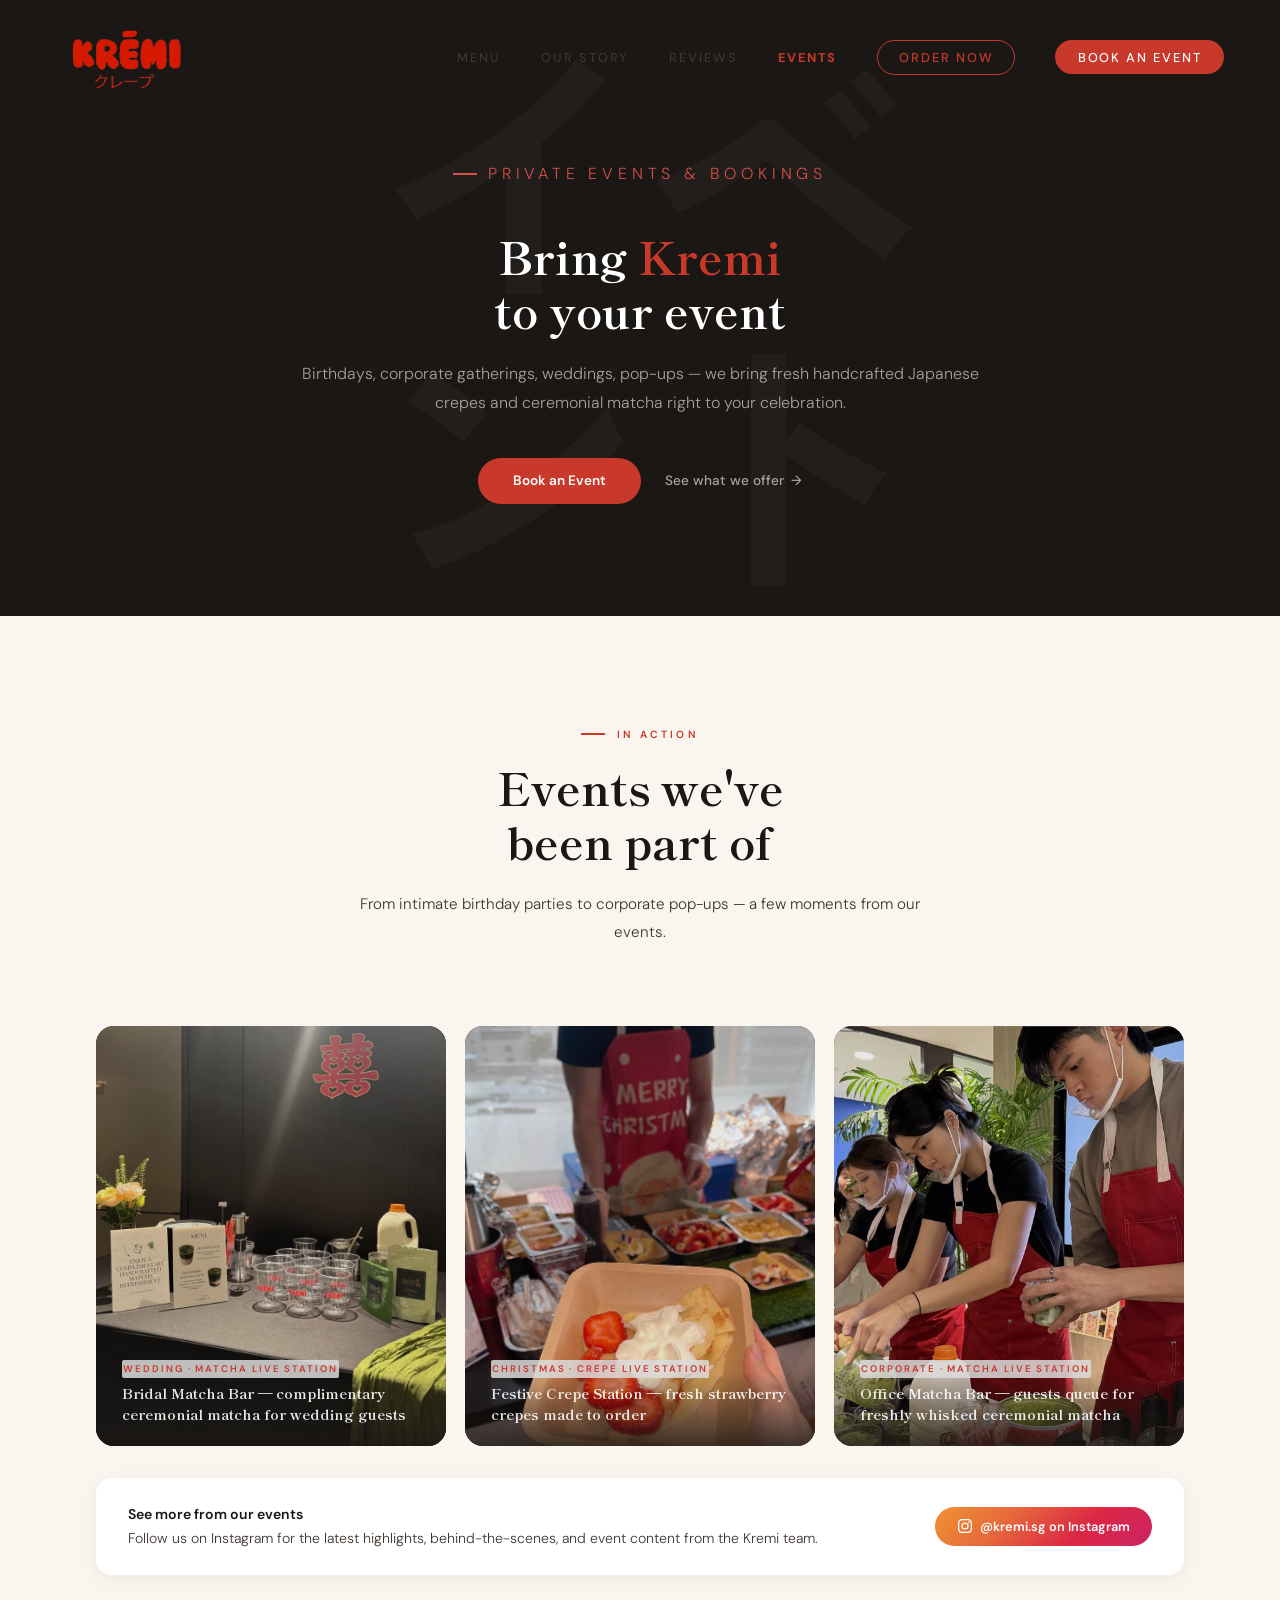
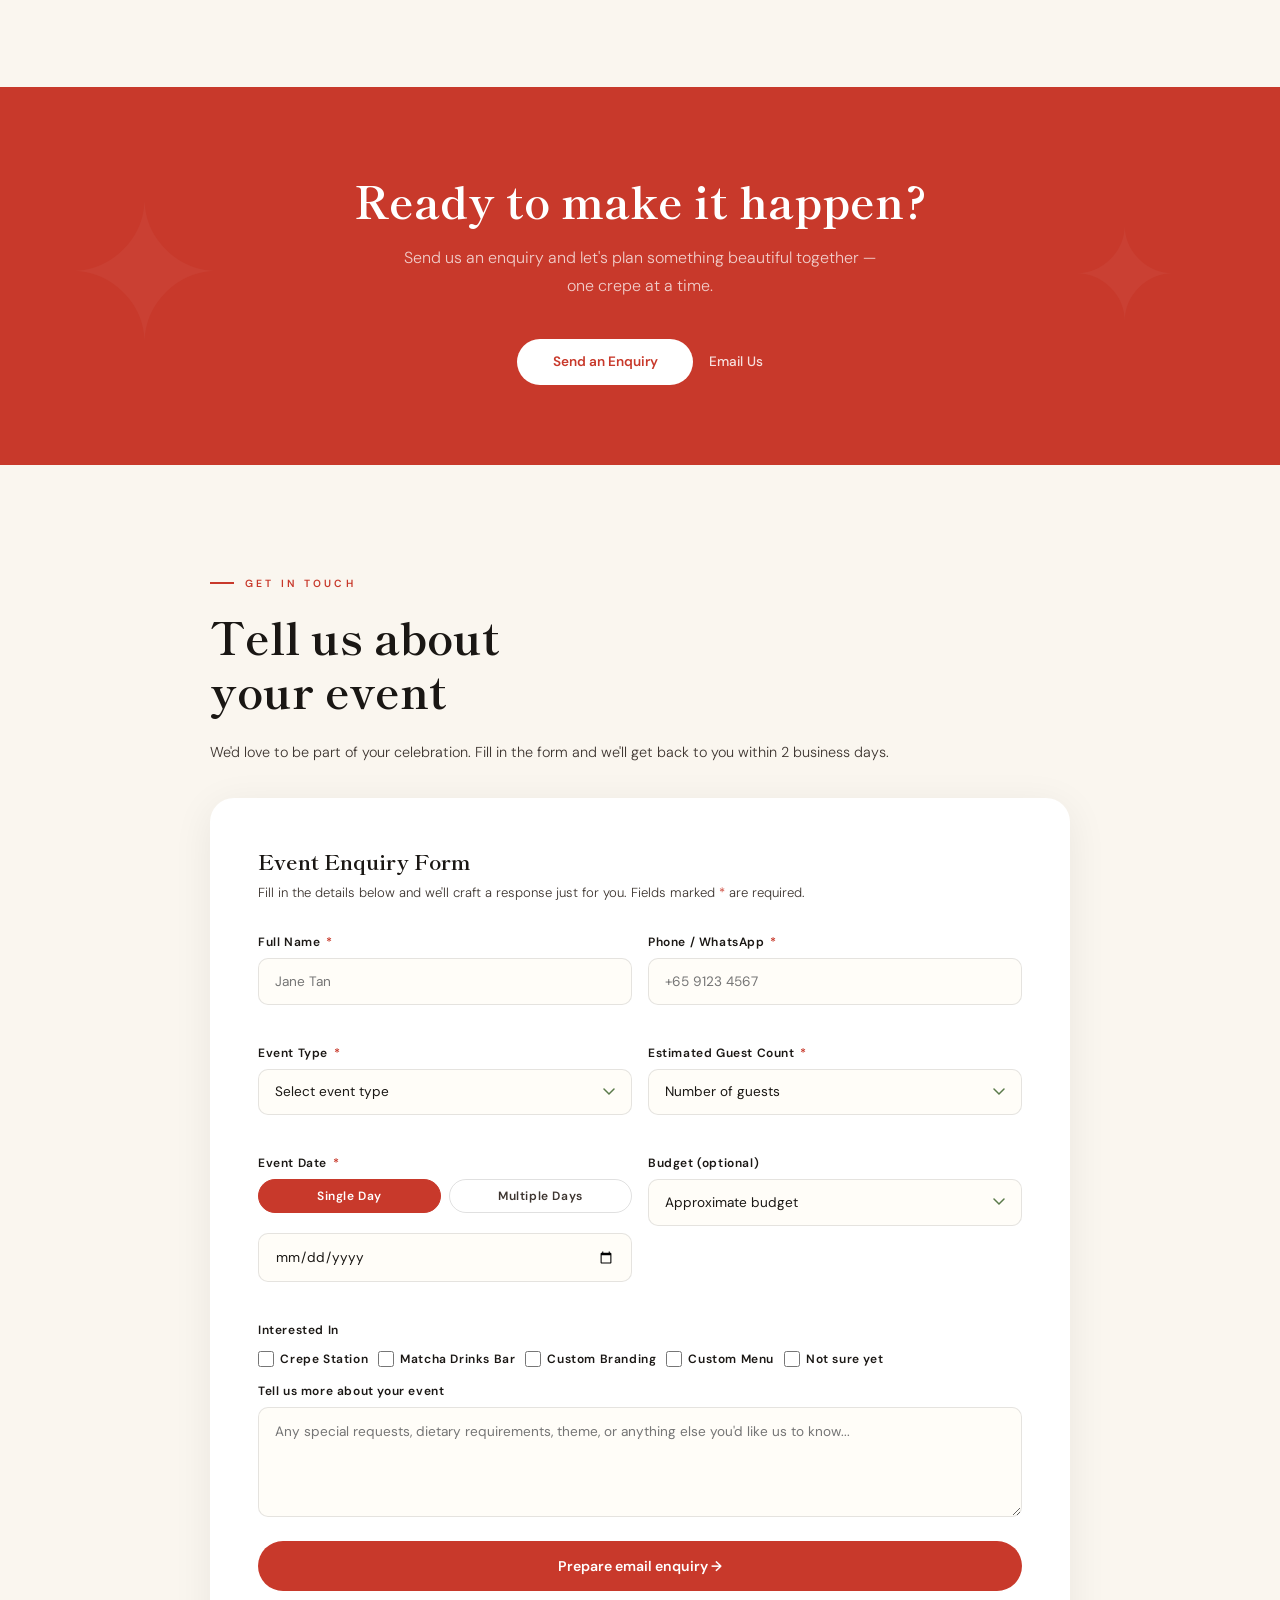
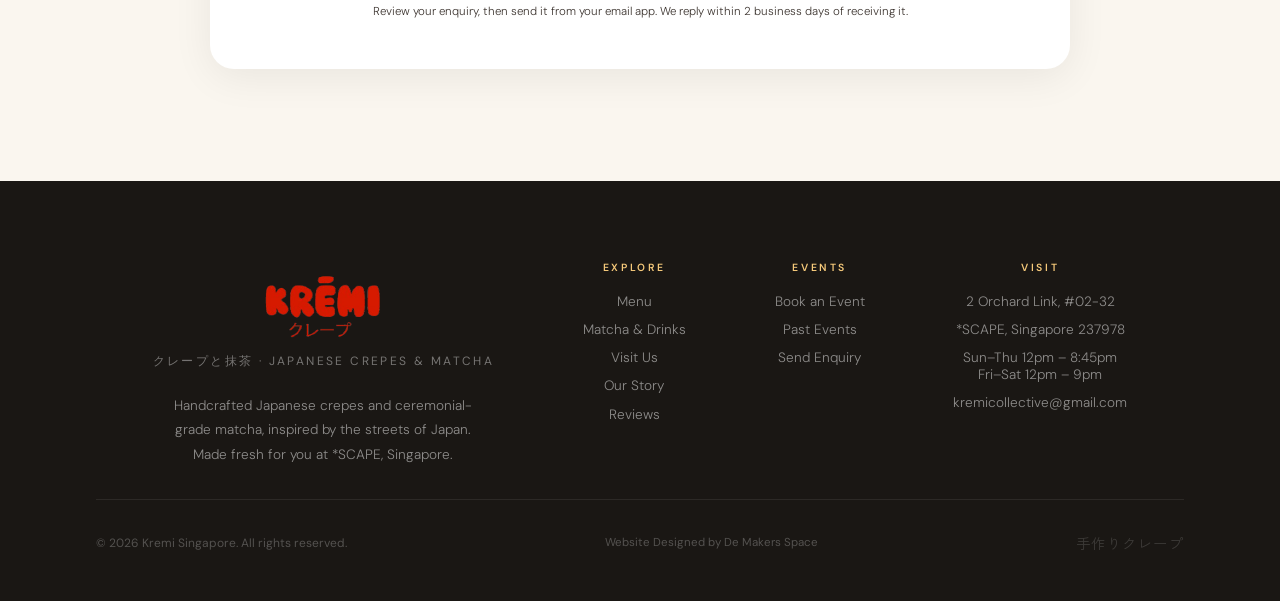
<file: events.html>
<!DOCTYPE html>
<html lang="en">
<head>
<meta charset="UTF-8">
<meta name="viewport" content="width=device-width, initial-scale=1.0">
<meta name="referrer" content="strict-origin-when-cross-origin">
<link rel="icon" href="kremi_logo_red.png" type="image/png">
<meta property="og:title" content="Events — Kremi Singapore">
<meta property="og:description" content="Book Kremi for your private event — birthdays, corporate events, weddings and pop-ups. Live crepe stations and ceremonial matcha bars.">
<meta property="og:image" content="https://www.kremi.sg/kremi-three-crepes.png">
<meta property="og:url" content="https://www.kremi.sg/events.html">
<meta property="og:type" content="website">
<meta property="og:site_name" content="Kremi Singapore">
<meta property="og:locale" content="en_SG">
<link rel="canonical" href="https://www.kremi.sg/events.html">
<title>Book Kremi for Your Event — Private Parties, Corporate & Weddings · Singapore</title>
<meta name="description" content="Hire Kremi for your next event in Singapore — birthdays, corporate gatherings, weddings, and pop-ups. Live Japanese crepe stations and ceremonial matcha bars made fresh on-site.">
<meta name="keywords" content="event catering Singapore, crepe catering Singapore, live crepe station Singapore, Japanese crepe event, corporate event catering Singapore, birthday party catering Singapore, wedding catering Singapore, matcha bar Singapore, private event catering, pop-up Singapore, Kremi events">
<meta name="robots" content="index, follow">
<meta name="author" content="Kremi Singapore">
<meta name="geo.region" content="SG">
<meta name="geo.placename" content="Singapore">
<meta name="twitter:card" content="summary_large_image">
<meta name="twitter:title" content="Book Kremi for Your Event — Live Crepe Stations & Matcha Bars · Singapore">
<meta name="twitter:description" content="Hire Kremi for birthdays, corporate events, weddings and pop-ups in Singapore. Handcrafted Japanese crepes and ceremonial matcha made fresh on-site.">
<meta name="twitter:image" content="https://www.kremi.sg/kremi-three-crepes.png">
<link rel="preconnect" href="https://fonts.googleapis.com">
<link rel="preconnect" href="https://fonts.gstatic.com" crossorigin>
<link href="https://fonts.googleapis.com/css2?family=Shippori+Mincho:wght@400;500;600;700&family=DM+Sans:ital,wght@0,300;0,400;0,500;1,300;1,400&family=Zen+Kaku+Gothic+New:wght@300;400;700&display=swap" rel="stylesheet">
<style>
:root {
  --matcha: #5a7a4a;
  --matcha-light: #8aaa6a;
  --matcha-pale: #d4e5c4;
  --matcha-wash: #f0f5ea;
  --red: #c8392b;
  --red-warm: #d4504a;
  --cream: #faf6ef;
  --warm-white: #fffdf8;
  --ink: #1a1714;
  --ink-soft: #3d3530;
  --blush: #f0d5c8;
  --honey: #f5c97a;
}

* {
  margin: 0;
  padding: 0;
  box-sizing: border-box;
}

html {
  scroll-behavior: smooth;
}

body {
  font-family: 'DM Sans', sans-serif;
  background: var(--warm-white);
  color: var(--ink);
  overflow-x: hidden;
}

:focus-visible {
  outline: 3px solid var(--honey);
  outline-offset: 4px;
}

nav {
  position: fixed;
  top: 0;
  left: 0;
  right: 0;
  z-index: 100;
  padding: 1rem 3.5rem;
  display: flex;
  align-items: center;
  justify-content: space-between;
  transition: background 0.4s;
}

nav.scrolled {
  background: rgba(250,246,239,0.96);
  backdrop-filter: blur(12px);
  border-bottom: 1px solid rgba(90,122,74,0.15);
}

.nav-logo {
  text-decoration: none;
  display: flex;
  align-items: center;
}

.nav-logo img {
  width: 250px;
  height: 80px;
  object-fit: contain;
  object-position: left center;
  display: block;
}

.nav-links {
  display: flex;
  gap: 2.5rem;
  list-style: none;
}

.nav-links a {
  font-size: 0.8rem;
  letter-spacing: 0.15em;
  text-transform: uppercase;
  color: var(--ink-soft);
  text-decoration: none;
  font-weight: 500;
  transition: color 0.2s;
}

.nav-links a:hover {
  color: var(--red);
}

.nav-cta {
  background: var(--red);
  color: white !important;
  padding: 0.55rem 1.4rem;
  border-radius: 100px;
}

.nav-cta:hover {
  background: var(--red-warm) !important;
}

.nav-order {
  color: var(--red) !important;
  border: 1.5px solid var(--red);
  padding: 0.5rem 1.3rem;
  border-radius: 100px;
  transition: background 0.2s, color 0.2s;
}

.nav-order:hover {
  background: var(--red) !important;
  color: white !important;
}

.nav-hamburger {
  display: none;
  flex-direction: column;
  gap: 5px;
  cursor: pointer;
  padding: 4px;
  background: none;
  border: none;
}

.nav-hamburger span {
  display: block;
  width: 24px;
  height: 2px;
  background: var(--red);
  border-radius: 2px;
  transition: transform 0.3s, opacity 0.3s;
}

.nav-hamburger.open span:nth-child(1) {
  transform: rotate(45deg) translate(5px,5px);
}

.nav-hamburger.open span:nth-child(2) {
  opacity: 0;
}

.nav-hamburger.open span:nth-child(3) {
  transform: rotate(-45deg) translate(5px,-5px);
}

.nav-mobile {
  display: none;
  position: fixed;
  top: 0;
  left: 0;
  right: 0;
  bottom: 0;
  background: rgba(250,246,239,0.98);
  backdrop-filter: blur(16px);
  z-index: 99;
  flex-direction: column;
  align-items: center;
  justify-content: center;
  gap: 2.5rem;
}

.nav-mobile.open {
  display: flex;
}

.nav-mobile a {
  font-size: 1.4rem;
  font-family: 'Shippori Mincho', serif;
  color: var(--ink);
  text-decoration: none;
  font-weight: 700;
  letter-spacing: 0.05em;
  transition: color 0.2s;
}

.nav-mobile a:hover {
  color: var(--red);
}

.nav-mobile .nav-cta {
  background: var(--red);
  color: white !important;
  padding: 0.8rem 2.2rem;
  border-radius: 100px;
  font-family: 'DM Sans', sans-serif;
  font-size: 0.9rem;
}

.section-label {
  font-size: 0.65rem;
  letter-spacing: 0.3em;
  text-transform: uppercase;
  color: var(--red);
  font-weight: 600;
  margin-bottom: 1.2rem;
  display: flex;
  align-items: center;
  gap: 0.7rem;
}

.section-label::before {
  content: '';
  width: 24px;
  height: 2px;
  background: var(--red);
  display: block;
}

.section-title {
  font-family: 'Shippori Mincho', serif;
  font-size: clamp(2rem,3.5vw,3rem);
  line-height: 1.2;
  font-weight: 700;
  margin-bottom: 1.5rem;
  color: var(--ink);
}

.section-body {
  font-size: 1rem;
  line-height: 1.85;
  color: var(--ink-soft);
  font-weight: 300;
  margin-bottom: 1.2rem;
}

.reveal {
  opacity: 1;
  transform: none;
  transition: opacity 0.7s ease, transform 0.7s ease;
}

body.js-ready .reveal {
  opacity: 0;
  transform: translateY(30px);
}

body.js-ready .reveal.visible {
  opacity: 1;
  transform: none;
}

.d1 {
  transition-delay: 0.1s;
}

.d2 {
  transition-delay: 0.2s;
}

.d3 {
  transition-delay: 0.3s;
}

.d4 {
  transition-delay: 0.4s;
}

/* EVENTS HERO - centered */
.events-divider {
  background: var(--ink);
  padding: 10rem 6rem 7rem;
  text-align: center;
  position: relative;
  overflow: hidden;
}

.events-divider::before {
  content: 'イベント';
  position: absolute;
  font-family: 'Zen Kaku Gothic New', sans-serif;
  font-size: 18rem;
  font-weight: 700;
  color: rgba(255,255,255,0.03);
  left: 50%;
  top: 50%;
  transform: translate(-50%,-50%);
  line-height: 1;
  pointer-events: none;
  letter-spacing: -0.05em;
}

.events-divider-content {
  position: relative;
  z-index: 1;
  max-width: 700px;
  margin: 0 auto;
}

.events-divider-content .section-label {
  color: var(--red-warm);
  justify-content: center;
}

.events-divider-content .section-label::before {
  background: var(--red-warm);
}

.events-divider-content .section-title {
  color: white;
}

.events-divider-content p {
  color: rgba(255,255,255,0.6);
  font-size: 1rem;
  line-height: 1.8;
  font-weight: 300;
  margin-bottom: 2.5rem;
}

.events-divider-actions {
  display: flex;
  gap: 1.5rem;
  align-items: center;
  flex-wrap: wrap;
  justify-content: center;
}

.btn-events {
  display: inline-flex;
  align-items: center;
  background: var(--red);
  color: white;
  padding: 0.9rem 2.2rem;
  border-radius: 100px;
  text-decoration: none;
  font-size: 0.85rem;
  font-weight: 600;
  transition: transform 0.2s, background 0.2s;
}

.btn-events:hover {
  background: var(--red-warm);
  transform: translateY(-2px);
}

.btn-events-ghost {
  display: inline-flex;
  align-items: center;
  gap: 0.4rem;
  color: rgba(255,255,255,0.6);
  text-decoration: none;
  font-size: 0.85rem;
  font-weight: 500;
  transition: color 0.2s;
}

.btn-events-ghost:hover {
  color: white;
}

.btn-events-ghost::after {
  content: '→';
}

/* PAST EVENTS */
.past-events {
  padding: 7rem 6rem;
  background: var(--cream);
}

.past-events-header {
  text-align: center;
  max-width: 600px;
  margin: 0 auto 5rem;
}

.past-events-header .section-label {
  justify-content: center;
}

.past-events-grid {
  display: grid;
  grid-template-columns: repeat(3,1fr);
  gap: 1.2rem;
  max-width: 1200px;
  margin: 0 auto;
}

.ev-photo-card {
  border-radius: 18px;
  overflow: hidden;
  position: relative;
  background: var(--ink);
  cursor: pointer;
  transition: transform 0.4s cubic-bezier(0.23,1,0.32,1), box-shadow 0.4s;
}

.ev-photo-card:hover {
  transform: scale(1.025);
  box-shadow: 0 20px 60px rgba(0,0,0,0.18);
}

.ev-photo-card img {
  width: 100%;
  height: 420px;
  object-fit: cover;
  display: block;
  transition: transform 0.6s, opacity 0.4s;
  opacity: 0.9;
}

.ev-photo-card:hover img {
  transform: scale(1.05);
  opacity: 1;
}

.ev-overlay {
  position: absolute;
  bottom: 0;
  left: 0;
  right: 0;
  background: linear-gradient(to top,rgba(26,23,20,0.82) 0%,rgba(26,23,20,0) 65%);
  padding: 1.6rem 1.6rem 1.4rem;
}

.ev-overlay-label {
  font-size: 0.6rem;
  letter-spacing: 0.2em;
  text-transform: uppercase;
  color: var(--red);
  font-weight: 600;
  margin-bottom: 0.35rem;
  background: rgba(220, 220, 220, 0.85);
  padding: 0.15rem 0.1rem;
  border-radius: 2px;
  display: inline-block;
}

.ev-overlay-title {
  font-family: 'Shippori Mincho', serif;
  font-size: 0.9rem;
  font-weight: 700;
  color: white;
  line-height: 1.4;
  opacity: 0.9;
}

.ig-strip {
  max-width: 1200px;
  margin: 2rem auto 0;
  background: white;
  border-radius: 16px;
  padding: 1.6rem 2rem;
  display: flex;
  align-items: center;
  justify-content: space-between;
  gap: 1rem;
  box-shadow: 0 4px 20px rgba(0,0,0,0.06);
  flex-wrap: wrap;
}

.ig-strip-text {
  font-size: 0.88rem;
  color: var(--ink-soft);
  font-weight: 300;
  line-height: 1.5;
}

.ig-strip-text strong {
  color: var(--ink);
  font-weight: 600;
  display: block;
  margin-bottom: 0.2rem;
}

.ig-strip-btn {
  display: inline-flex;
  align-items: center;
  gap: 0.5rem;
  background: linear-gradient(135deg,#f09433,#e6683c,#dc2743,#cc2366);
  color: white;
  padding: 0.7rem 1.4rem;
  border-radius: 100px;
  font-size: 0.8rem;
  font-weight: 600;
  text-decoration: none;
  transition: transform 0.2s, box-shadow 0.2s;
  white-space: nowrap;
}

.ig-strip-btn:hover {
  transform: translateY(-2px);
  box-shadow: 0 8px 24px rgba(200,57,43,0.3);
}

/* TESTIMONIALS */
.ev-testimonials {
  background: var(--matcha);
  padding: 5rem 6rem;
  position: relative;
  overflow: hidden;
}

.ev-testimonials::before {
  content: '喜び';
  position: absolute;
  font-family: 'Zen Kaku Gothic New', sans-serif;
  font-size: 16rem;
  font-weight: 700;
  color: rgba(255,255,255,0.04);
  right: -1rem;
  top: 50%;
  transform: translateY(-50%);
  pointer-events: none;
}

.ev-testimonials-inner {
  max-width: 1100px;
  margin: 0 auto;
  display: grid;
  grid-template-columns: 1fr 2fr;
  gap: 5rem;
  align-items: center;
}

.ev-test-left .section-label {
  color: var(--matcha-pale);
}

.ev-test-left .section-label::before {
  background: var(--matcha-pale);
}

.ev-test-left .section-title {
  color: white;
}

.ev-test-left p.desc {
  color: rgba(255,255,255,0.7);
  font-size: 0.9rem;
  line-height: 1.7;
  font-weight: 300;
}

.ev-test-cards {
  display: flex;
  flex-direction: column;
  gap: 1.2rem;
}

.ev-test-card {
  background: rgba(255,255,255,0.1);
  border: 1px solid rgba(255,255,255,0.15);
  border-radius: 16px;
  padding: 1.6rem;
}

.ev-test-card p {
  font-size: 0.88rem;
  line-height: 1.75;
  color: rgba(255,255,255,0.85);
  font-weight: 300;
  margin-bottom: 1rem;
  font-style: italic;
}

.ev-test-card-author {
  display: flex;
  align-items: center;
  gap: 0.7rem;
}

.ev-test-avatar {
  width: 34px;
  height: 34px;
  border-radius: 50%;
  display: flex;
  align-items: center;
  justify-content: center;
  font-size: 0.75rem;
  font-weight: 700;
  color: white;
  flex-shrink: 0;
}

.ev-test-name {
  font-size: 0.8rem;
  color: white;
  font-weight: 600;
}

.ev-test-role {
  font-size: 0.7rem;
  color: rgba(255,255,255,0.5);
}

.ev-stars {
  color: var(--honey);
  font-size: 0.8rem;
  letter-spacing: 1px;
  margin-bottom: 0.6rem;
}

/* HOW IT WORKS */
.how-section {
  background: var(--warm-white);
  padding: 7rem 6rem;
}

.how-inner {
  max-width: 1100px;
  margin: 0 auto;
}

.how-header {
  display: grid;
  grid-template-columns: 1fr 1fr;
  gap: 4rem;
  align-items: end;
  margin-bottom: 5rem;
}

.how-steps {
  display: grid;
  grid-template-columns: repeat(4,1fr);
  gap: 2rem;
  position: relative;
}

.how-steps::before {
  content: '';
  position: absolute;
  top: 28px;
  left: calc(12.5% + 28px);
  right: calc(12.5% + 28px);
  border-top: 2px dashed var(--matcha-pale);
}

.how-step {
  text-align: center;
  position: relative;
}

.step-num {
  width: 56px;
  height: 56px;
  border-radius: 50%;
  background: var(--matcha);
  color: white;
  font-family: 'Shippori Mincho', serif;
  font-size: 1.3rem;
  font-weight: 700;
  display: flex;
  align-items: center;
  justify-content: center;
  margin: 0 auto 1.2rem;
  position: relative;
  z-index: 1;
  box-shadow: 0 4px 20px rgba(90,122,74,0.3);
}

.step-title {
  font-family: 'Shippori Mincho', serif;
  font-size: 0.95rem;
  font-weight: 700;
  margin-bottom: 0.4rem;
  color: var(--ink);
}

.step-desc {
  font-size: 0.8rem;
  line-height: 1.6;
  color: var(--ink-soft);
  font-weight: 300;
}

/* CTA BAND */
.cta-band {
  background: var(--red);
  padding: 5rem 6rem;
  text-align: center;
  position: relative;
  overflow: hidden;
}

.cta-band::before {
  content: '✦';
  position: absolute;
  font-size: 12rem;
  color: rgba(255,255,255,0.04);
  top: 50%;
  left: 5%;
  transform: translateY(-50%);
  pointer-events: none;
}

.cta-band::after {
  content: '✦';
  position: absolute;
  font-size: 8rem;
  color: rgba(255,255,255,0.04);
  top: 50%;
  right: 8%;
  transform: translateY(-50%);
  pointer-events: none;
}

.cta-band h2 {
  font-family: 'Shippori Mincho', serif;
  font-size: clamp(1.8rem,3.5vw,3rem);
  font-weight: 700;
  color: white;
  margin-bottom: 0.8rem;
}

.cta-band p {
  font-size: 1rem;
  color: rgba(255,255,255,0.75);
  font-weight: 300;
  margin-bottom: 2.5rem;
  max-width: 480px;
  margin-left: auto;
  margin-right: auto;
  line-height: 1.7;
}

.cta-band-actions {
  display: flex;
  gap: 1rem;
  justify-content: center;
  align-items: center;
  flex-wrap: wrap;
}

.btn-white {
  background: white;
  color: var(--red);
  padding: 0.9rem 2.2rem;
  border-radius: 100px;
  text-decoration: none;
  font-size: 0.85rem;
  font-weight: 600;
  transition: transform 0.2s, box-shadow 0.2s;
  display: inline-block;
}

.btn-white:hover {
  transform: translateY(-2px);
  box-shadow: 0 8px 30px rgba(0,0,0,0.15);
}

.btn-ghost-white {
  color: white;
  text-decoration: none;
  font-size: 0.85rem;
  font-weight: 500;
  display: flex;
  align-items: center;
  gap: 0.4rem;
  opacity: 0.85;
  transition: opacity 0.2s;
}

.btn-ghost-white:hover {
  opacity: 1;
}

/* ENQUIRY */
.enquiry-section {
  padding: 7rem 6rem;
  background: var(--cream);
}

.enquiry-inner {
  max-width: 860px;
  margin: 0 auto;
}

.enquiry-form {
  background: white;
  border-radius: 24px;
  padding: 3rem;
  box-shadow: 0 8px 40px rgba(0,0,0,0.07);
}

.form-title {
  font-family: 'Shippori Mincho', serif;
  font-size: 1.3rem;
  font-weight: 700;
  color: var(--ink);
  margin-bottom: 0.4rem;
}

.form-subtitle {
  font-size: 0.82rem;
  color: var(--ink-soft);
  font-weight: 300;
  margin-bottom: 2rem;
  line-height: 1.5;
}

.form-row {
  display: grid;
  grid-template-columns: 1fr 1fr;
  gap: 1rem;
}

.form-group {
  margin-bottom: 1rem;
  display: flex;
  flex-direction: column;
  gap: 0.5rem;
}

.form-group label {
  font-size: 0.75rem;
  font-weight: 600;
  color: var(--ink);
  letter-spacing: 0.05em;
}

.form-group label .req {
  color: var(--red);
  margin-left: 2px;
}

.form-group input,
.form-group select,
.form-group textarea {
  padding: 0.85rem 1rem;
  border: 1.5px solid rgba(0,0,0,0.1);
  border-radius: 10px;
  font-size: 0.85rem;
  font-family: 'DM Sans', sans-serif;
  color: var(--ink);
  background: var(--warm-white);
  transition: border-color 0.2s, box-shadow 0.2s;
  outline: none;
  width: 100%;
}

@media (prefers-reduced-motion: reduce) {
  *,
  *::before,
  *::after {
    animation-duration: 0.01ms !important;
    animation-iteration-count: 1 !important;
    scroll-behavior: auto !important;
    transition-duration: 0.01ms !important;
  }
}

.form-group input:focus,
.form-group select:focus,
.form-group textarea:focus {
  border-color: var(--matcha);
  box-shadow: 0 0 0 3px rgba(90,122,74,0.1);
}

.form-group textarea {
  resize: vertical;
  min-height: 110px;
  line-height: 1.6;
}

.form-group select {
  appearance: none;
  background-image: url("data:image/svg+xml,%3Csvg xmlns='http://www.w3.org/2000/svg' width='12' height='8' viewBox='0 0 12 8'%3E%3Cpath d='M1 1l5 5 5-5' stroke='%235a7a4a' stroke-width='1.5' fill='none' stroke-linecap='round'/%3E%3C/svg%3E");
  background-repeat: no-repeat;
  background-position: right 1rem center;
  padding-right: 2.5rem;
}

.checkbox-group {
  display: flex;
  flex-wrap: wrap;
  gap: 0.6rem;
  margin-top: 0.3rem;
}

.checkbox-item {
  display: flex;
  align-items: center;
  gap: 0.4rem;
  font-size: 0.8rem;
  color: var(--ink-soft);
  cursor: pointer;
}

.checkbox-item input[type="checkbox"] {
  width: 16px;
  height: 16px;
  accent-color: var(--matcha);
  cursor: pointer;
}

.form-submit {
  width: 100%;
  padding: 1rem;
  border-radius: 100px;
  background: var(--red);
  color: white;
  border: none;
  font-size: 0.88rem;
  font-weight: 600;
  font-family: 'DM Sans', sans-serif;
  cursor: pointer;
  transition: background 0.2s, transform 0.2s;
  margin-top: 0.5rem;
}

.form-submit:hover {
  background: var(--red-warm);
  transform: translateY(-2px);
}

.form-submit:disabled {
  cursor: wait;
  opacity: 0.7;
  transform: none;
}

.form-note {
  font-size: 0.72rem;
  color: var(--ink-soft);
  text-align: center;
  margin-top: 0.8rem;
  font-weight: 300;
  line-height: 1.5;
}

.field-error {
  display: block;
  font-size: 0.72rem;
  color: var(--red);
  margin-top: 0.3rem;
  min-height: 1em;
  font-weight: 400;
}

.date-mode-toggle {
  display: flex;
  gap: 0.5rem;
  margin-bottom: 0.75rem;
}

.date-mode-btn {
  flex: 1;
  padding: 0.5rem 0.75rem;
  font-size: 0.75rem;
  font-weight: 600;
  font-family: 'DM Sans', sans-serif;
  letter-spacing: 0.05em;
  border: 1.5px solid rgba(0,0,0,0.12);
  border-radius: 100px;
  background: transparent;
  color: var(--ink-soft);
  cursor: pointer;
  transition: background 0.2s, color 0.2s, border-color 0.2s;
}

.date-mode-btn.active {
  background: var(--red);
  color: white;
  border-color: var(--red);
}

.multi-date-row {
  display: flex;
  align-items: center;
  gap: 0.5rem;
  margin-bottom: 0.5rem;
}

.multi-date-row input[type="date"] {
  flex: 1;
  padding: 0.85rem 1rem;
  border: 1.5px solid rgba(0,0,0,0.1);
  border-radius: 10px;
  font-size: 0.9rem;
  font-family: 'DM Sans', sans-serif;
  background: white;
  color: var(--ink);
  outline: none;
  transition: border-color 0.2s, box-shadow 0.2s;
}

.multi-date-row input[type="date"]:focus {
  border-color: var(--matcha);
  box-shadow: 0 0 0 3px rgba(90,122,74,0.1);
}

.remove-date-btn {
  width: 28px;
  height: 28px;
  border-radius: 50%;
  border: 1.5px solid rgba(200,57,43,0.3);
  background: transparent;
  color: var(--red);
  font-size: 1rem;
  line-height: 1;
  cursor: pointer;
  display: flex;
  align-items: center;
  justify-content: center;
  flex-shrink: 0;
  transition: background 0.2s, color 0.2s;
}

.remove-date-btn:hover {
  background: var(--red);
  color: white;
}

.add-date-btn {
  background: none;
  border: 1.5px dashed rgba(90,122,74,0.4);
  color: var(--matcha);
  font-size: 0.78rem;
  font-weight: 600;
  font-family: 'DM Sans', sans-serif;
  letter-spacing: 0.05em;
  padding: 0.5rem 1rem;
  border-radius: 100px;
  cursor: pointer;
  width: 100%;
  margin-top: 0.25rem;
  transition: background 0.2s, color 0.2s, border-color 0.2s;
}

.add-date-btn:hover {
  background: rgba(90,122,74,0.08);
  border-color: var(--matcha);
}

.form-group input.invalid,
.form-group select.invalid {
  border-color: var(--red);
  box-shadow: 0 0 0 3px rgba(200,57,43,0.1);
}

.form-success {
  display: none;
  text-align: center;
  padding: 2rem;
  flex-direction: column;
  align-items: center;
  gap: 1rem;
}

.form-success.show {
  display: flex;
}

.success-icon {
  width: 64px;
  height: 64px;
  border-radius: 50%;
  background: var(--matcha-pale);
  display: flex;
  align-items: center;
  justify-content: center;
  font-size: 1.8rem;
}

.success-title {
  font-family: 'Shippori Mincho', serif;
  font-size: 1.4rem;
  font-weight: 700;
  color: var(--matcha);
}

.success-msg {
  font-size: 0.88rem;
  color: var(--ink-soft);
  line-height: 1.6;
  font-weight: 300;
  max-width: 320px;
}

/* FOOTER */
footer {
  background: var(--ink);
  color: white;
  padding: 5rem 6rem 3rem;
}

.footer-top {
  display: flex;
  flex-wrap: wrap;
  justify-content: space-evenly;
  align-items: flex-start;
  gap: 2rem;
  margin-bottom: 2rem;
  text-align: center;
}

.footer-tagline {
  font-size: 0.75rem;
  color: rgba(255,255,255,0.4);
  letter-spacing: 0.2em;
  text-transform: uppercase;
  margin-bottom: 1.5rem;
}

.footer-desc {
  font-size: 0.85rem;
  color: rgba(255,255,255,0.5);
  line-height: 1.8;
  font-weight: 300;
  max-width: 320px;
  margin: 0 auto;
}

.footer-col h5 {
  font-size: 0.65rem;
  letter-spacing: 0.25em;
  text-transform: uppercase;
  color: #c8392b;
  margin-bottom: 1.2rem;
  font-weight: 600;
}

.footer-col a,
.footer-col p {
  display: block;
  font-size: 0.85rem;
  color: rgba(255,255,255,0.5);
  text-decoration: none;
  margin-bottom: 0.7rem;
  font-weight: 300;
  transition: color 0.2s;
}

.footer-col a:hover {
  color: white;
}

.footer-bottom {
  border-top: 1px solid rgba(255,255,255,0.08);
  padding-top: 2rem;
  display: flex;
  justify-content: space-between;
  align-items: center;
}

.footer-copy {
  font-size: 0.75rem;
  color: rgba(255,255,255,0.25);
}

.footer-jp {
  font-family: 'Zen Kaku Gothic New', sans-serif;
  font-size: 0.9rem;
  color: rgba(255,255,255,0.15);
  letter-spacing: 0.1em;
}

.footer-credit {
  font-size: 0.72rem;
  color: rgba(255,255,255,0.25);
  text-decoration: none;
  transition: color 0.2s;
}

.footer-credit:hover {
  color: rgba(255,255,255,0.6);
}

@media(min-width:641px) {
  .footer-cols-row { display: contents; }
}

/* RESPONSIVE */
@media (max-width: 1024px) {
  nav {
    padding: 0.8rem 1.5rem;
  }

  .nav-links {
    display: none;
  }

  .nav-hamburger {
    display: flex;
    z-index: 101;
    position: relative;
  }

  .nav-logo img {
    width: 140px;
    height: auto;
  }

  .events-divider {
    padding: 8rem 2.5rem 5rem;
  }

  .past-events {
    padding: 5rem 2.5rem;
  }

  .past-events-grid {
    grid-template-columns: 1fr 1fr;
  }

  .ev-photo-card img {
    height: 280px;
  }

  .ev-testimonials {
    padding: 5rem 2.5rem;
  }

  .ev-testimonials-inner {
    grid-template-columns: 1fr;
    gap: 3rem;
  }

  .how-section {
    padding: 5rem 2.5rem;
  }

  .how-header {
    grid-template-columns: 1fr;
  }

  .how-steps {
    grid-template-columns: 1fr 1fr;
    gap: 2rem;
  }

  .how-steps::before {
    display: none;
  }

  .enquiry-section {
    padding: 5rem 2.5rem;
  }

  .cta-band {
    padding: 4rem 2.5rem;
  }

  .footer-top {
    grid-template-columns: 1fr 1fr;
    gap: 2.5rem;
  }

  footer {
    padding: 4rem 2.5rem 2rem;
  }
}

@media (max-width: 640px) {
  .nav-logo img {
    width: 110px;
    height: auto;
  }

  .events-divider {
    padding: 6rem 1.5rem 4rem;
  }

  .past-events {
    padding: 4rem 1.5rem;
  }

  .past-events-grid {
    grid-template-columns: 1fr;
  }

  .ev-photo-card img {
    height: 300px;
  }

  .ev-overlay-label {
    font-size: 0.72rem;
    letter-spacing: 0.12em;
  }

  .ev-overlay-title {
    font-size: 0.85rem;
  }

  .ev-testimonials {
    padding: 4rem 1.5rem;
  }

  .how-section {
    padding: 4rem 1.5rem;
  }

  .how-steps {
    grid-template-columns: 1fr 1fr;
  }

  .enquiry-section {
    padding: 4rem 1.5rem;
  }

  .enquiry-form {
    padding: 2rem 1.5rem;
  }

  .form-row {
    grid-template-columns: 1fr;
  }

  .cta-band {
    padding: 3.5rem 1.5rem;
  }

  .cta-band-actions {
    flex-direction: column;
  }

  .ig-strip {
    flex-direction: column;
    align-items: flex-start;
    gap: 1rem;
  }

  .footer-top {
    flex-direction: column;
    align-items: center;
    gap: 1.5rem;
  }
  .footer-top > div:first-child {
    width: 100%;
    text-align: center;
  }
  .footer-cols-row {
    display: grid;
    grid-template-columns: repeat(3, 1fr);
    gap: 0.5rem;
    width: 100%;
  }
  .footer-col {
    width: 100%;
    text-align: center;
  }
  .footer-col a,
  .footer-col p {
    overflow-wrap: break-word;
    word-break: break-word;
    font-size: 0.78rem;
  }
  .footer-col h5 {
    font-size: 0.58rem;
  }
  footer {
    padding: 3rem 1.5rem 2rem;
  }
  .footer-bottom {
    flex-direction: column;
    gap: 0.8rem;
    text-align: center;
  }
}

@media (max-width: 400px) {
  .how-steps {
    grid-template-columns: 1fr;
  }
}
</style>
<script type="application/ld+json">
{
  "@context": "https://schema.org",
  "@type": "Service",
  "name": "Kremi Event Catering",
  "description": "Hire Kremi for private events in Singapore — birthdays, corporate gatherings, weddings, and pop-ups. Live handcrafted Japanese crepe stations and ceremonial matcha bars made fresh on-site.",
  "provider": {
    "@type": "FoodEstablishment",
    "name": "Kremi",
    "url": "https://www.kremi.sg",
    "image": "https://www.kremi.sg/kremi-three-crepes.png",
    "logo": "https://www.kremi.sg/kremi_logo_red.png",
    "email": "kremicollective@gmail.com",
    "address": {
      "@type": "PostalAddress",
      "streetAddress": "2 Orchard Link, #02-32",
      "addressLocality": "Singapore",
      "postalCode": "237978",
      "addressCountry": "SG"
    }
  },
  "serviceType": "Event Catering",
  "areaServed": {
    "@type": "City",
    "name": "Singapore"
  },
  "audience": {
    "@type": "Audience",
    "audienceType": "Individuals, Corporates, Wedding Planners, Event Organizers"
  },
  "url": "https://www.kremi.sg/events.html",
  "offers": {
    "@type": "Offer",
    "description": "Live Japanese crepe stations and ceremonial matcha bars for private events, corporate gatherings, weddings, and pop-ups in Singapore.",
    "areaServed": "Singapore",
    "url": "https://www.kremi.sg/events.html"
  }
}
</script>
<link rel="stylesheet" href="site-fixes.css?v=20261013">
<script src="site.js?v=20261013" defer></script>
</head>
<body>
<a class="skip-link" href="#main-content">Skip to content</a>
<nav id="nav">
  <a href="index.html" class="nav-logo"><img src="kremi_logo_white_removebg.png" alt="Kremi" width="274" height="154" decoding="async"></a>
  <ul class="nav-links">
    <li><a href="index.html#menu">Menu</a></li>
    <li><a href="our-story.html">Our Story</a></li>
    <li><a href="reviews.html">Reviews</a></li>
    <li><a href="events.html" style="color:var(--red);font-weight:700;">Events</a></li>
    <li><a href="https://kremicollective.eposqr.com/menu/products" target="_blank" rel="noopener noreferrer" class="nav-order">Order Now</a></li>
    <li><a href="#enquiry" class="nav-cta">Book an Event</a></li>
  </ul>
  <button class="nav-hamburger" id="hamburger" aria-label="Open menu" aria-controls="mobileNav" aria-expanded="false"><span></span><span></span><span></span></button>
</nav>
<div class="nav-mobile" id="mobileNav">
  <a href="index.html#menu">Menu</a>
  <a href="our-story.html">Our Story</a>
  <a href="reviews.html">Reviews</a>
  <a href="events.html">Events</a>
  <a href="https://kremicollective.eposqr.com/menu/products" target="_blank" rel="noopener noreferrer" class="nav-cta" style="background:var(--red);">Order Now</a>
  <a href="#enquiry" class="nav-cta" style="background:transparent;border:1.5px solid var(--ink);color:var(--ink)!important;">Book an Event</a>
</div>

<main id="main-content">
<section class="events-divider" id="events">
  <div class="events-divider-content reveal">
    <p class="section-label">Private Events &amp; Bookings</p>
    <h2 class="section-title">Bring <span style="color:var(--red);">Kremi</span><br>to your event</h2>
    <p>Birthdays, corporate gatherings, weddings, pop-ups — we bring fresh handcrafted Japanese crepes and ceremonial matcha right to your celebration.</p>
    <div class="events-divider-actions">
      <a href="#enquiry" class="btn-events">Book an Event</a>
      <a href="#past-events" class="btn-events-ghost">See what we offer</a>
    </div>
  </div>
</section>

<span id="past-events" style="display:block;position:relative;top:-80px;visibility:hidden;" aria-hidden="true"></span>
<section class="past-events">
  <div class="past-events-header reveal">
    <p class="section-label">In Action</p>
    <h2 class="section-title">Events we've<br>been part of</h2>
    <p style="font-size:0.95rem;color:var(--ink-soft);font-weight:300;line-height:1.8;margin-top:0.5rem;">From intimate birthday parties to corporate pop-ups — a few moments from our events.</p>
  </div>
  <div class="past-events-grid reveal">
    <div class="ev-photo-card d1"><img loading="lazy" decoding="async" src="eventwedding.jpg" alt="Kremi matcha live station at wedding" width="960" height="968" style="object-position:center top;"><div class="ev-overlay"><div class="ev-overlay-label">Wedding · Matcha Live Station</div><div class="ev-overlay-title">Bridal Matcha Bar — complimentary ceremonial matcha for wedding guests</div></div></div>
    <div class="ev-photo-card d2"><img loading="lazy" decoding="async" src="eventchristmascrepe.jpg" alt="Kremi live crepe station at Christmas event" width="720" height="1280" style="object-position:center 20%;"><div class="ev-overlay"><div class="ev-overlay-label">Christmas · Crepe Live Station</div><div class="ev-overlay-title">Festive Crepe Station — fresh strawberry crepes made to order</div></div></div>
    <div class="ev-photo-card d3"><img loading="lazy" decoding="async" src="eventmatchacorporate-card.jpg" alt="Kremi matcha live station at corporate event" width="1200" height="675" style="object-position:center top;"><div class="ev-overlay"><div class="ev-overlay-label">Corporate · Matcha Live Station</div><div class="ev-overlay-title">Office Matcha Bar — guests queue for freshly whisked ceremonial matcha</div></div></div>
  </div>
  <div class="ig-strip reveal d2">
    <div class="ig-strip-text"><strong>See more from our events</strong>Follow us on Instagram for the latest highlights, behind-the-scenes, and event content from the Kremi team.</div>
    <a href="https://www.instagram.com/kremi.sg/" target="_blank" rel="noopener noreferrer" class="ig-strip-btn"><svg width="14" height="14" viewBox="0 0 24 24" fill="white"><path d="M12 2.163c3.204 0 3.584.012 4.85.07 3.252.148 4.771 1.691 4.919 4.919.058 1.265.069 1.645.069 4.849 0 3.205-.012 3.584-.069 4.849-.149 3.225-1.664 4.771-4.919 4.919-1.266.058-1.644.07-4.85.07-3.204 0-3.584-.012-4.849-.07-3.26-.149-4.771-1.699-4.919-4.92-.058-1.265-.07-1.644-.07-4.849 0-3.204.013-3.583.07-4.849.149-3.227 1.664-4.771 4.919-4.919 1.266-.057 1.645-.069 4.849-.069zM12 0C8.741 0 8.333.014 7.053.072 2.695.272.273 2.69.073 7.052.014 8.333 0 8.741 0 12c0 3.259.014 3.668.072 4.948.2 4.358 2.618 6.78 6.98 6.98C8.333 23.986 8.741 24 12 24c3.259 0 3.668-.014 4.948-.072 4.354-.2 6.782-2.618 6.979-6.98.059-1.28.073-1.689.073-4.948 0-3.259-.014-3.667-.072-4.947-.196-4.354-2.617-6.78-6.979-6.98C15.668.014 15.259 0 12 0zm0 5.838a6.162 6.162 0 100 12.324 6.162 6.162 0 000-12.324zM12 16a4 4 0 110-8 4 4 0 010 8zm6.406-11.845a1.44 1.44 0 100 2.881 1.44 1.44 0 000-2.881z"/></svg>@kremi.sg on Instagram</a>
  </div>
</section>

<section class="cta-band">
  <h2>Ready to make it happen?</h2>
  <p>Send us an enquiry and let's plan something beautiful together — one crepe at a time.</p>
  <div class="cta-band-actions">
    <a href="#enquiry" class="btn-white">Send an Enquiry</a>
    <a href="mailto:kremicollective@gmail.com" class="btn-ghost-white">Email Us</a>
  </div>
</section>

<section class="enquiry-section" id="enquiry">
  <div class="enquiry-inner">
    <div class="reveal">
      <p class="section-label">Get in Touch</p>
      <h2 class="section-title">Tell us about<br>your event</h2>
      <p style="font-size:0.9rem;line-height:1.8;color:var(--ink-soft);font-weight:300;margin-bottom:2rem;">We'd love to be part of your celebration. Fill in the form and we'll get back to you within 2 business days.</p>
      <div class="enquiry-form" id="formWrapper">
        <form id="formContent" novalidate onsubmit="event.preventDefault(); submitForm();">
          <div class="form-title">Event Enquiry Form</div>
          <div class="form-subtitle">Fill in the details below and we'll craft a response just for you. Fields marked <span style="color:var(--red);">*</span> are required.</div>
          <div class="form-row">
            <div class="form-group"><label for="fname">Full Name <span class="req">*</span></label><input type="text" id="fname" placeholder="Jane Tan" autocomplete="name" aria-describedby="err-fname"><span class="field-error" id="err-fname"></span></div>
            <div class="form-group"><label for="fphone">Phone / WhatsApp <span class="req">*</span></label><input type="tel" id="fphone" placeholder="+65 9123 4567" inputmode="numeric" autocomplete="tel" aria-describedby="err-fphone"><span class="field-error" id="err-fphone"></span></div>
          </div>
          <div class="form-row">
            <div class="form-group"><label for="feventType">Event Type <span class="req">*</span></label><select id="feventType" aria-describedby="err-feventType"><option value="" disabled selected>Select event type</option><option>Birthday Party</option><option>Corporate Event</option><option>Pop-up / Market</option><option>Wedding</option><option>School / Community Event</option><option>Brand Activation</option><option>Other</option></select><span class="field-error" id="err-feventType"></span></div>
            <div class="form-group"><label for="fguests">Estimated Guest Count <span class="req">*</span></label><select id="fguests" aria-describedby="err-fguests"><option value="" disabled selected>Number of guests</option><option>80</option><option>100</option><option>150</option><option>200</option><option>250</option><option>300 and above</option></select><span class="field-error" id="err-fguests"></span></div>
          </div>
          <div class="form-row">
            <div class="form-group">
              <label for="fdate">Event Date <span class="req">*</span></label>
              <div class="date-mode-toggle">
                <button type="button" class="date-mode-btn active" id="btnSingleDay" aria-pressed="true" onclick="setDateMode('single')">Single Day</button>
                <button type="button" class="date-mode-btn" id="btnMultiDay" aria-pressed="false" onclick="setDateMode('multi')">Multiple Days</button>
              </div>
              <div id="singleDateWrap"><input type="date" id="fdate" aria-describedby="err-fdate"></div>
              <div id="multiDateWrap" style="display:none;">
                <div id="multiDateList"></div>
                <button type="button" class="add-date-btn" onclick="addDateField()">+ Add another date</button>
              </div>
              <span class="field-error" id="err-fdate"></span>
            </div>
            <div class="form-group"><label for="fbudget">Budget (optional)</label><select id="fbudget"><option value="" disabled selected>Approximate budget</option><option>Under S$300</option><option>S$300 – S$600</option><option>S$600 – S$1,000</option><option>S$1,000+</option><option>Not sure yet</option></select></div>
          </div>
          <div class="form-group"><label>Interested In</label><div class="checkbox-group"><label class="checkbox-item"><input type="checkbox"> Crepe Station</label><label class="checkbox-item"><input type="checkbox"> Matcha Drinks Bar</label><label class="checkbox-item"><input type="checkbox"> Custom Branding</label><label class="checkbox-item"><input type="checkbox"> Custom Menu</label><label class="checkbox-item"><input type="checkbox"> Not sure yet</label></div></div>
          <div class="form-group"><label for="fmsg">Tell us more about your event</label><textarea id="fmsg" placeholder="Any special requests, dietary requirements, theme, or anything else you'd like us to know..."></textarea></div>
          <button class="form-submit" type="submit" id="formSubmitBtn">Prepare email enquiry →</button>
          <p class="form-note">Review your enquiry, then send it from your email app. We reply within 2 business days of receiving it.</p>
        </form>
        <div class="form-success" id="formSuccess" hidden>
          <h3 class="success-title" id="draftTitle" tabindex="-1">Your enquiry is ready to send</h3>
          <p class="success-msg">Nothing has been sent yet. Open your email app and press Send, or copy the details into an email to <a href="mailto:kremicollective@gmail.com">kremicollective@gmail.com</a>.</p>
          <label for="enquiryDraft">Your enquiry details</label>
          <textarea id="enquiryDraft" readonly></textarea>
          <div class="enquiry-actions"><a id="openEnquiryEmail" href="mailto:kremicollective@gmail.com">Open email app</a><button type="button" onclick="copyEnquiry()">Copy enquiry</button><button type="button" onclick="editEnquiry()">Edit details</button></div>
          <p id="draftStatus" role="status" aria-live="polite"></p>
        </div>
      </div>
    </div>
  </div>
</section>

</main>
<footer>
  <div class="footer-top">
    <div>
      <div><img src="kremi_logo_white_removebg.png" alt="Kremi" width="274" height="154" loading="lazy" decoding="async" style="width:150px;height:auto;display:block;margin:0 auto 0.5rem;"></div>
      <div class="footer-tagline">クレープと抹茶 · Japanese Crepes &amp; Matcha</div>
      <p class="footer-desc">Handcrafted Japanese crepes and ceremonial-grade matcha, inspired by the streets of Japan. Made fresh for you at *SCAPE, Singapore.</p>
    </div>
    <div class="footer-cols-row">
    <div class="footer-col"><h5>Explore</h5><a href="index.html#menu">Menu</a><a href="index.html#matcha">Matcha &amp; Drinks</a><a href="our-story.html#visit">Visit Us</a><a href="our-story.html">Our Story</a><a href="reviews.html">Reviews</a></div>
    <div class="footer-col"><h5>Events</h5><a href="events.html">Book an Event</a><a href="events.html#past-events">Past Events</a><a href="events.html#enquiry">Send Enquiry</a></div>
    <div class="footer-col"><h5>Visit</h5><p>2 Orchard Link, #02-32</p><p>*SCAPE, Singapore 237978</p><p style="margin-top:0.5rem;">Sun–Thu 12pm – 8:45pm<br>Fri–Sat 12pm – 9pm</p><a href="mailto:kremicollective@gmail.com" style="margin-top:0.5rem;">kremicollective@gmail.com</a></div>
    </div>
  </div>
  <div class="footer-bottom">
    <span class="footer-copy">© 2026 Kremi Singapore. All rights reserved.</span>
    <a href="https://www.instagram.com/de.makers.space/" target="_blank" rel="noopener noreferrer" class="footer-credit">Website Designed by De Makers Space</a>
    <span class="footer-jp">手作りクレープ</span>
  </div>
</footer>
<script>
var reveals=document.querySelectorAll('.reveal');
var observer=new IntersectionObserver(function(entries){entries.forEach(function(e){if(e.isIntersecting){e.target.classList.add('visible');observer.unobserve(e.target);}});},{threshold:0.12});
reveals.forEach(function(el){observer.observe(el);});
document.body.classList.add('js-ready');
document.addEventListener('DOMContentLoaded',function(){
  var h=document.getElementById('hamburger');var m=document.getElementById('mobileNav');
  if(h&&m){h.addEventListener('click',function(){
    var isOpen=m.classList.contains('open');
    if(isOpen){h.classList.remove('open');m.classList.remove('open');h.setAttribute('aria-expanded','false');document.body.style.overflow='';}
    else{h.classList.add('open');m.classList.add('open');h.setAttribute('aria-expanded','true');document.body.style.overflow='hidden';}
  });
  m.querySelectorAll('a').forEach(function(a){a.addEventListener('click',function(){h.classList.remove('open');m.classList.remove('open');h.setAttribute('aria-expanded','false');document.body.style.overflow='';});});
  m.addEventListener('click',function(e){if(e.target===m){h.classList.remove('open');m.classList.remove('open');h.setAttribute('aria-expanded','false');document.body.style.overflow='';}});
  window.addEventListener('pageshow',function(){h.classList.remove('open');m.classList.remove('open');h.setAttribute('aria-expanded','false');document.body.style.overflow='';}); }
var nav=document.getElementById('nav');
window.addEventListener('scroll',function(){nav.classList.toggle('scrolled',window.scrollY>60);});
  var ph=document.getElementById('fphone');
  if(ph){ph.addEventListener('keypress',function(e){if(!/[0-9+\-\s]/.test(e.key)&&!['Backspace','Delete','Tab','Enter','ArrowLeft','ArrowRight'].includes(e.key))e.preventDefault();});ph.addEventListener('input',function(){this.value=this.value.replace(/[^0-9+\-\s]/g,'');});}
  var di=document.getElementById('fdate');
  if(di){var t=new Date();t.setDate(t.getDate()+7);di.min=t.toISOString().split('T')[0];}
  addDateField();
});
var dateMode='single';
function setDateMode(mode){
  dateMode=mode;
  document.getElementById('singleDateWrap').style.display=mode==='single'?'':'none';
  document.getElementById('multiDateWrap').style.display=mode==='multi'?'':'none';
  document.getElementById('btnSingleDay').classList.toggle('active',mode==='single');
  document.getElementById('btnMultiDay').classList.toggle('active',mode==='multi');
  document.getElementById('btnSingleDay').setAttribute('aria-pressed',String(mode==='single'));
  document.getElementById('btnMultiDay').setAttribute('aria-pressed',String(mode==='multi'));
  invalidateDraft();
  setError('fdate','');
}
function getMinDate(){var parts=new Intl.DateTimeFormat('en-CA',{timeZone:'Asia/Singapore',year:'numeric',month:'2-digit',day:'2-digit'}).formatToParts(new Date(Date.now()+7*86400000));return ['year','month','day'].map(function(key){return parts.find(function(p){return p.type===key;}).value;}).join('-');}
function addDateField(){
  invalidateDraft();
  var list=document.getElementById('multiDateList');
  var row=document.createElement('div');
  row.className='multi-date-row';
  var inp=document.createElement('input');
  inp.type='date';inp.min=getMinDate();inp.setAttribute('aria-label','Event date');inp.setAttribute('aria-describedby','err-fdate');
  var btn=document.createElement('button');
  btn.type='button';btn.className='remove-date-btn';
  btn.textContent='\u00d7';btn.setAttribute('aria-label','Remove event date');
  btn.onclick=function(){if(document.querySelectorAll('.multi-date-row').length>1){row.remove();invalidateDraft();}};
  row.appendChild(inp);row.appendChild(btn);list.appendChild(row);
}
function setError(id,msg){var el=document.getElementById('err-'+id);var inp=document.getElementById(id);if(el)el.textContent=msg;if(inp){inp.classList.toggle('invalid',!!msg);inp.classList.toggle('valid',!msg&&inp.value.trim()!=='');inp.setAttribute('aria-invalid',msg?'true':'false');}}
function isValidPhone(v){return /^[+]?[0-9][0-9\s\-]{6,18}$/.test(v.trim());}
function invalidateDraft(){var box=document.getElementById('formSuccess');box.hidden=true;box.classList.remove('show');}
function editEnquiry(){invalidateDraft();document.getElementById('fname').focus();}
async function copyEnquiry(){var draft=document.getElementById('enquiryDraft'),status=document.getElementById('draftStatus');try{await navigator.clipboard.writeText(draft.value);status.textContent='Copied. Paste into an email to kremicollective@gmail.com and send.';}catch(err){draft.focus();draft.select();status.textContent='Select and copy the highlighted text, then paste it into your email app.';}}
function submitForm(){
  var n=document.getElementById('fname').value.trim(),p=document.getElementById('fphone').value.trim(),t=document.getElementById('feventType').value,g=document.getElementById('fguests').value;
  var dateInputs=dateMode==='single'?[document.getElementById('fdate')]:Array.from(document.querySelectorAll('#multiDateList input[type="date"]'));
  var min=getMinDate(),dates=dateInputs.map(function(i){i.min=min;return i.value;});
  var budget=document.getElementById('fbudget').value||'Not specified',msg=document.getElementById('fmsg').value.trim();
  var interests=Array.from(document.querySelectorAll('.checkbox-item input:checked')).map(function(cb){return cb.parentElement.textContent.trim();});
  var errors={fname:n?'':'Please enter your name.',fphone:!p?'Please enter your phone number.':!isValidPhone(p)?'Please enter a valid phone number.':'',feventType:t?'':'Please select an event type.',fguests:g?'':'Please select a guest count.'};
  errors.fdate=!dates.length||dates.some(function(d){return !d;})?'Please choose every event date, or remove an unused date.':dates.some(function(d){return d<min;})?'Please choose dates at least 7 days from today.':new Set(dates).size!==dates.length?'Please choose different dates for a multi-day event.':'';
  Object.keys(errors).forEach(function(id){setError(id,errors[id]);});
  dateInputs.forEach(function(i){i.setAttribute('aria-invalid',String(!!errors.fdate));});
  var invalid=Object.keys(errors).find(function(id){return errors[id];});
  if(invalid){invalidateDraft();(invalid==='fdate'?dateInputs[0]:document.getElementById(invalid)).focus();return;}
  var subject='Event Enquiry — '+t+' | '+n;
  var body='Hi Kremi Team,\n\nI would like to enquire about booking Kremi for my event.\n\nName: '+n+'\nPhone / WhatsApp: '+p+'\nEvent Type: '+t+'\nEvent Date(s): '+dates.join(', ')+'\nEstimated Guests: '+g+'\nBudget: '+budget+'\nInterested In: '+(interests.join(', ')||'Not specified')+'\n\nAdditional Details:\n'+(msg||'Nil')+'\n\nLooking forward to hearing from you!';
  document.getElementById('enquiryDraft').value='To: kremicollective@gmail.com\nSubject: '+subject+'\n\n'+body;
  document.getElementById('openEnquiryEmail').href='mailto:kremicollective@gmail.com?subject='+encodeURIComponent(subject)+'&body='+encodeURIComponent(body);
  var box=document.getElementById('formSuccess');box.hidden=false;box.classList.add('show');document.getElementById('draftStatus').textContent='';document.getElementById('draftTitle').focus();
}
document.getElementById('formContent').addEventListener('input',invalidateDraft);
document.getElementById('formContent').addEventListener('change',invalidateDraft);
</script>
</body>
</html>
</file>
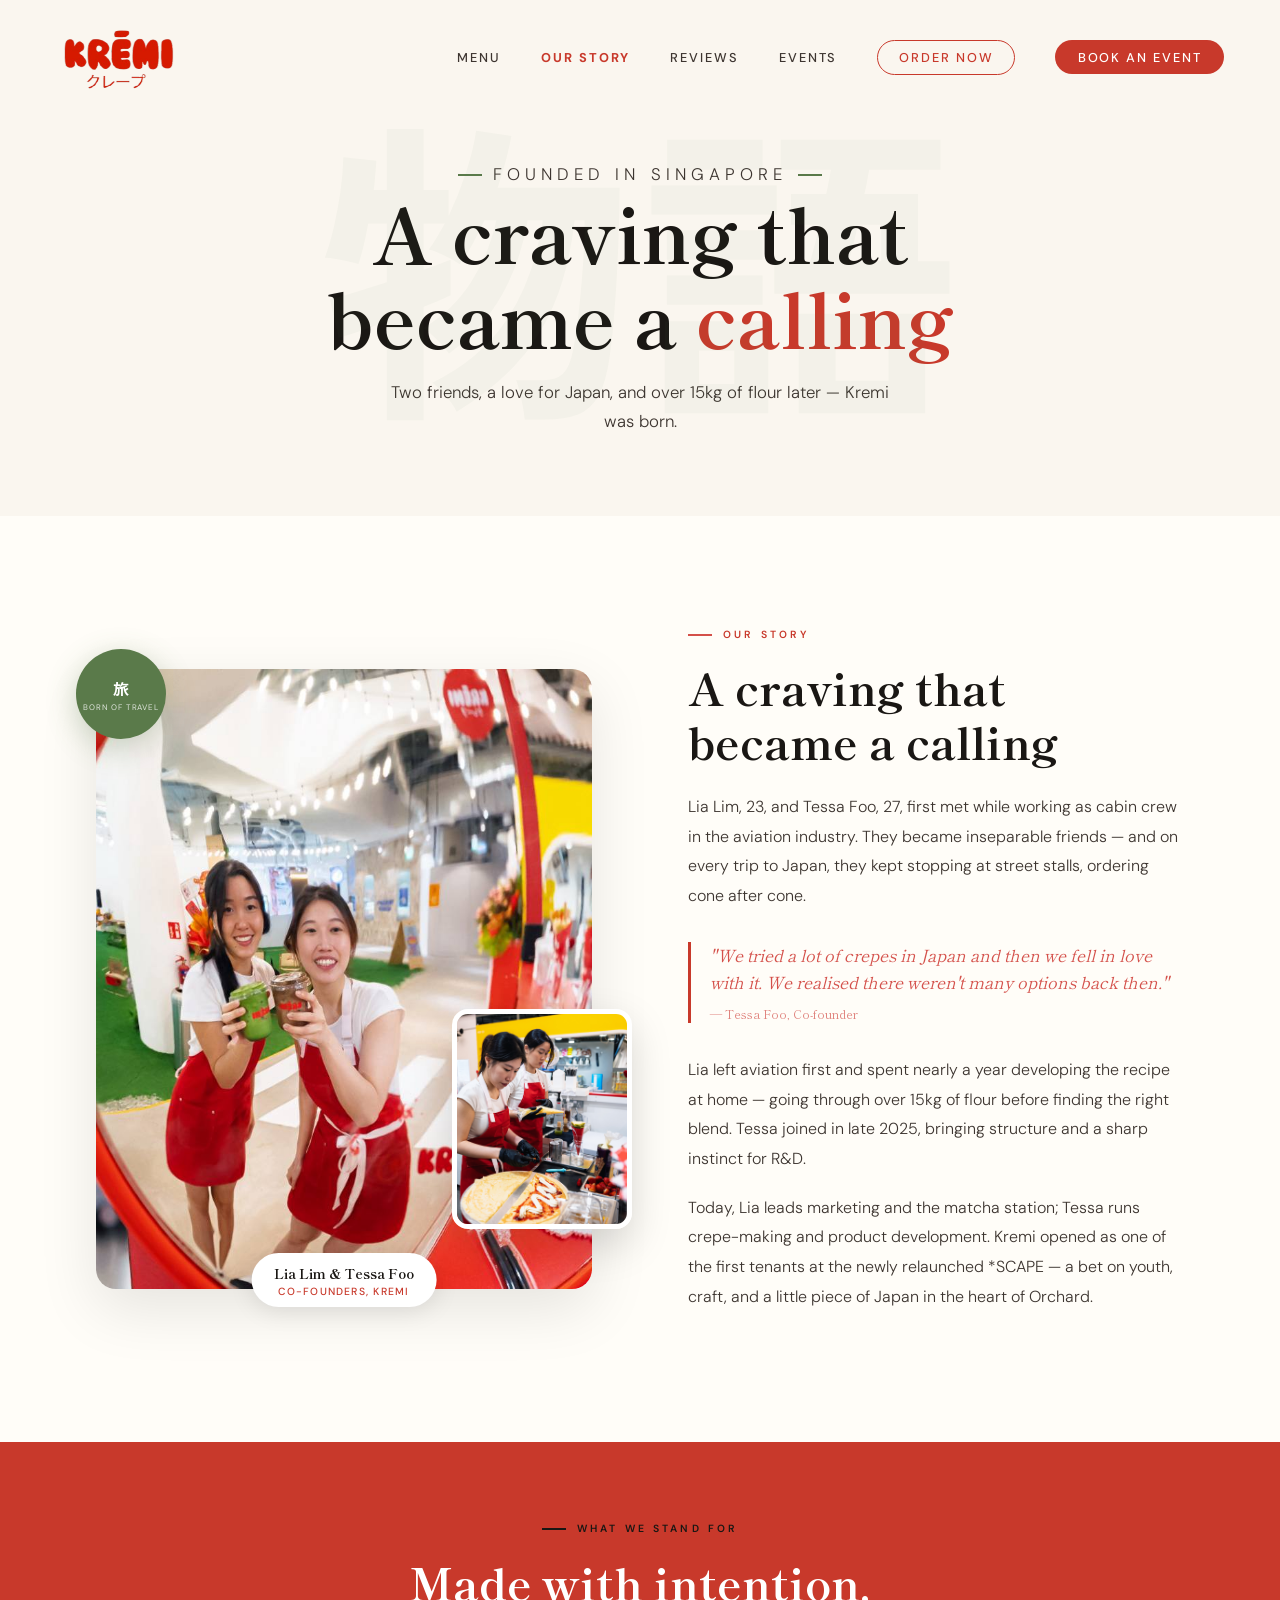
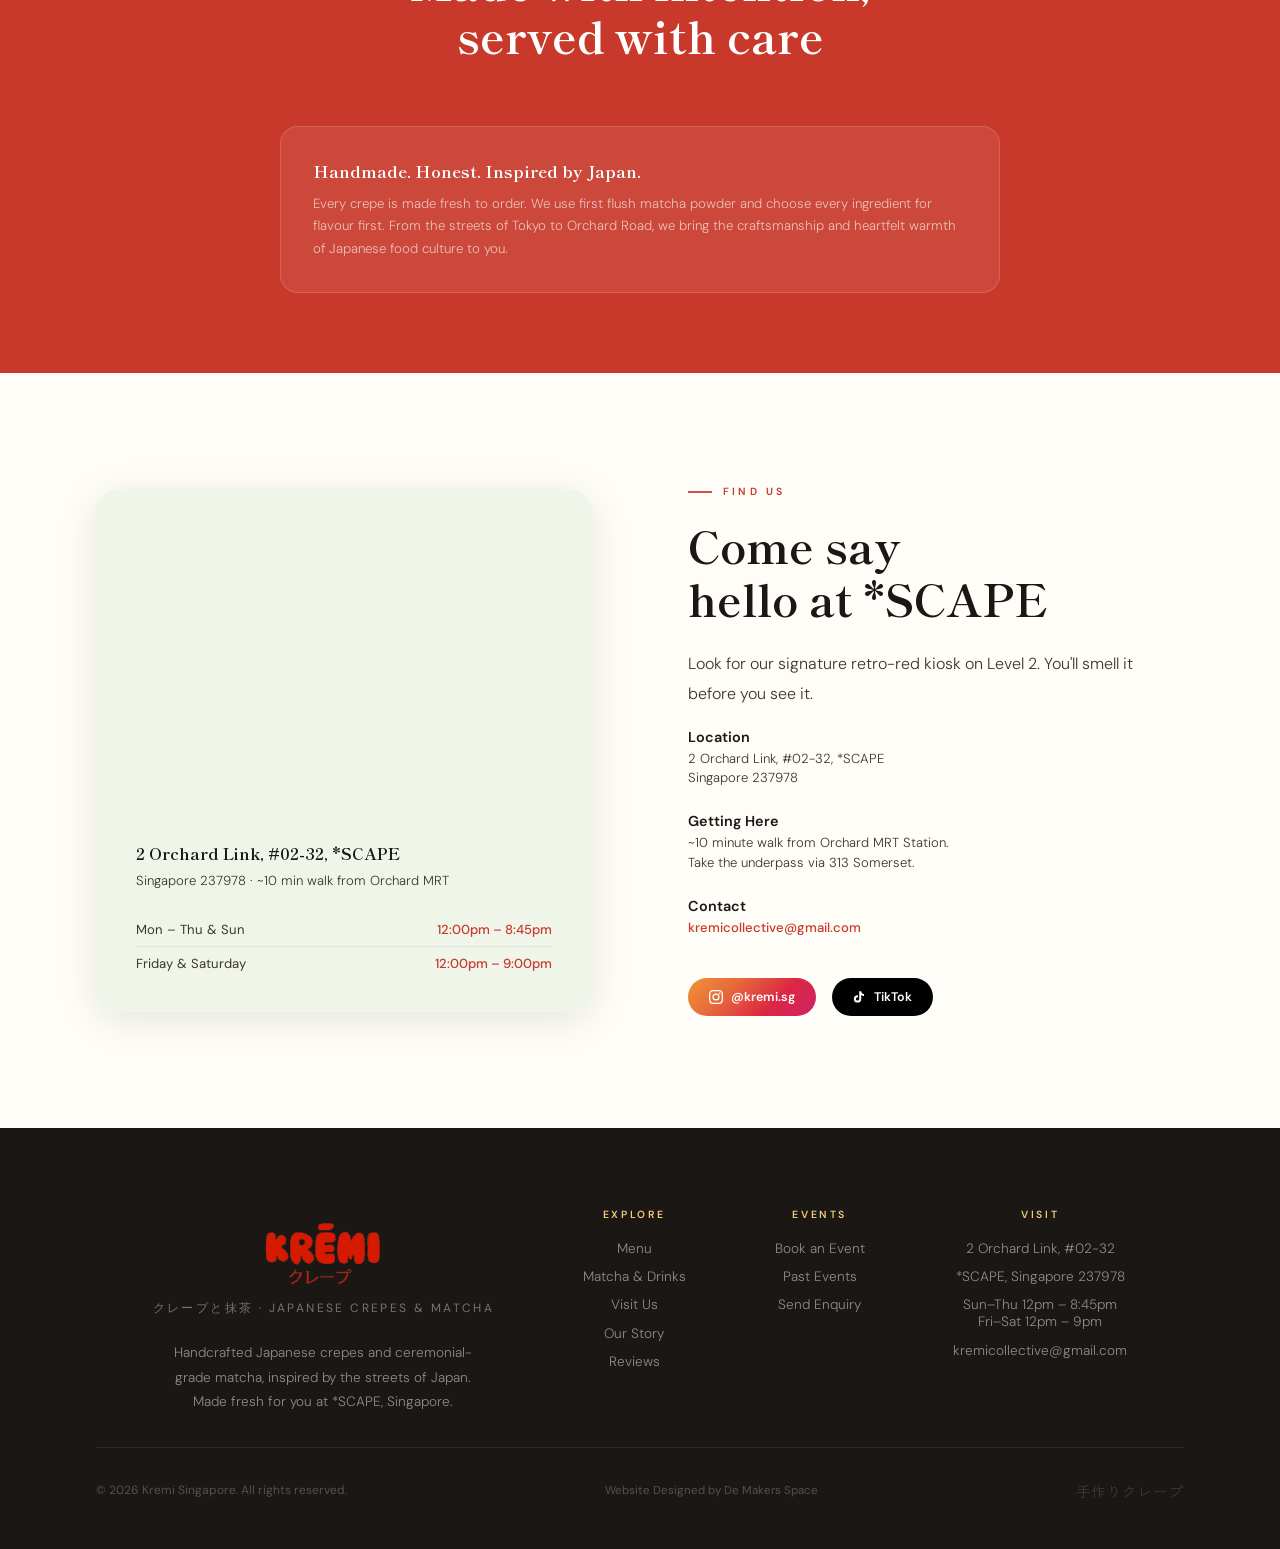
<file: our-story.html>
<!DOCTYPE html>
<html lang="en">
<head>
<meta charset="UTF-8">
<meta name="viewport" content="width=device-width, initial-scale=1.0">
<meta name="referrer" content="strict-origin-when-cross-origin">
<link rel="icon" href="kremi_logo_red.png" type="image/png">
<meta property="og:title" content="Our Story — How Kremi Brought Japanese Crepes to Singapore">
<meta property="og:description" content="Kremi was born from a love of Japan and a craving that became a calling. Discover the founders' story behind Singapore's handcrafted Japanese crepe and matcha café at *SCAPE Orchard.">
<meta property="og:image" content="https://www.kremi.sg/kremi-three-crepes.png">
<meta property="og:url" content="https://www.kremi.sg/our-story.html">
<meta property="og:type" content="website">
<meta property="og:site_name" content="Kremi Singapore">
<meta property="og:locale" content="en_SG">
<link rel="canonical" href="https://www.kremi.sg/our-story.html">
<title>Our Story — How Kremi Brought Japanese Crepes to Singapore · *SCAPE Orchard</title>
<meta name="description" content="Kremi was born from a love of Japan and a craving that became a calling. Meet the founders behind Singapore's favourite handcrafted Japanese crepe and ceremonial matcha café at *SCAPE, Orchard.">
<meta name="keywords" content="Kremi story, Japanese crepe cafe Singapore, Kremi founders, *SCAPE cafe Singapore, Japanese food Singapore, matcha cafe Singapore, Tessa Foo Kremi, about Kremi Singapore, crepe cafe Orchard, Japanese dessert cafe Singapore">
<meta name="robots" content="index, follow">
<meta name="author" content="Kremi Singapore">
<meta name="geo.region" content="SG">
<meta name="geo.placename" content="Singapore">
<meta name="twitter:card" content="summary_large_image">
<meta name="twitter:title" content="Our Story — How Kremi Brought Japanese Crepes to Singapore">
<meta name="twitter:description" content="Born from a love of Japan and a craving that became a calling. Meet the founders behind Singapore's favourite handcrafted Japanese crepe and matcha café at *SCAPE Orchard.">
<meta name="twitter:image" content="https://www.kremi.sg/kremi-three-crepes.png">
<link rel="preconnect" href="https://fonts.googleapis.com">
<link rel="preconnect" href="https://fonts.gstatic.com" crossorigin>
<link href="https://fonts.googleapis.com/css2?family=Shippori+Mincho:wght@400;500;600;700&family=DM+Sans:ital,wght@0,300;0,400;0,500;1,300;1,400&family=Zen+Kaku+Gothic+New:wght@300;400;700&display=swap" rel="stylesheet">
<style>
:root {
  --matcha: #5a7a4a;
  --matcha-light: #8aaa6a;
  --matcha-pale: #d4e5c4;
  --matcha-wash: #f0f5ea;
  --red: #c8392b;
  --red-warm: #d4504a;
  --cream: #faf6ef;
  --warm-white: #fffdf8;
  --ink: #1a1714;
  --ink-soft: #3d3530;
  --blush: #f0d5c8;
}

* {
  margin: 0;
  padding: 0;
  box-sizing: border-box;
}

html {
  scroll-behavior: smooth;
}

body {
  font-family: 'DM Sans', sans-serif;
  background: var(--warm-white);
  color: var(--ink);
  overflow-x: hidden;
}

:focus-visible {
  outline: 3px solid var(--red);
  outline-offset: 4px;
}

nav {
  position: fixed;
  top: 0;
  left: 0;
  right: 0;
  z-index: 100;
  padding: 1rem 3.5rem;
  display: flex;
  align-items: center;
  justify-content: space-between;
  transition: background 0.4s;
}

nav.scrolled {
  background: rgba(250,246,239,0.96);
  backdrop-filter: blur(12px);
  border-bottom: 1px solid rgba(90,122,74,0.15);
}

.nav-logo {
  text-decoration: none;
  display: flex;
  align-items: center;
}

.nav-logo img {
  width: 250px;
  height: 80px;
  object-fit: contain;
  object-position: left center;
  display: block;
  margin-left: -0.5rem;
}

.nav-links {
  display: flex;
  gap: 2.5rem;
  list-style: none;
}

.nav-links a {
  font-size: 0.8rem;
  letter-spacing: 0.15em;
  text-transform: uppercase;
  color: var(--ink-soft);
  text-decoration: none;
  font-weight: 500;
  transition: color 0.2s;
}

.nav-links a:hover {
  color: var(--red);
}

.nav-cta {
  background: var(--red);
  color: white !important;
  padding: 0.55rem 1.4rem;
  border-radius: 100px;
}

.nav-cta:hover {
  background: var(--red-warm) !important;
}

.nav-order {
  color: var(--red) !important;
  border: 1.5px solid var(--red);
  padding: 0.5rem 1.3rem;
  border-radius: 100px;
  transition: background 0.2s, color 0.2s;
}

.nav-order:hover {
  background: var(--red) !important;
  color: white !important;
}

.nav-hamburger {
  display: none;
  flex-direction: column;
  gap: 5px;
  cursor: pointer;
  padding: 4px;
  background: none;
  border: none;
}

.nav-hamburger span {
  display: block;
  width: 24px;
  height: 2px;
  background: var(--red);
  border-radius: 2px;
  transition: transform 0.3s, opacity 0.3s;
}

.nav-hamburger.open span:nth-child(1) {
  transform: rotate(45deg) translate(5px,5px);
}

.nav-hamburger.open span:nth-child(2) {
  opacity: 0;
}

.nav-hamburger.open span:nth-child(3) {
  transform: rotate(-45deg) translate(5px,-5px);
}

.nav-mobile {
  display: none;
  position: fixed;
  top: 0;
  left: 0;
  right: 0;
  bottom: 0;
  background: rgba(250,246,239,0.98);
  backdrop-filter: blur(16px);
  z-index: 99;
  flex-direction: column;
  align-items: center;
  justify-content: center;
  gap: 2.5rem;
}

.nav-mobile.open {
  display: flex;
}

.nav-mobile a {
  font-size: 1.4rem;
  font-family: 'Shippori Mincho', serif;
  color: var(--ink);
  text-decoration: none;
  font-weight: 700;
  letter-spacing: 0.05em;
  transition: color 0.2s;
}

.nav-mobile a:hover {
  color: var(--red);
}

.nav-mobile .nav-cta {
  background: var(--red);
  color: white !important;
  padding: 0.8rem 2.2rem;
  border-radius: 100px;
  font-family: 'DM Sans', sans-serif;
  font-size: 0.9rem;
}

.section-label {
  font-size: 0.65rem;
  letter-spacing: 0.3em;
  text-transform: uppercase;
  color: var(--red);
  font-weight: 600;
  margin-bottom: 1.2rem;
  display: flex;
  align-items: center;
  gap: 0.7rem;
}

.section-label::before {
  content: '';
  width: 24px;
  height: 2px;
  background: var(--red-warm);
  display: block;
}

.section-title {
  font-family: 'Shippori Mincho', serif;
  font-size: clamp(2rem,3.5vw,3rem);
  line-height: 1.2;
  font-weight: 700;
  margin-bottom: 1.5rem;
  color: var(--ink);
}

.section-body {
  font-size: 1rem;
  line-height: 1.85;
  color: var(--ink-soft);
  font-weight: 300;
  margin-bottom: 1.2rem;
}

.reveal {
  opacity: 1;
  transform: none;
  transition: opacity 0.7s ease, transform 0.7s ease;
}

body.js-ready .reveal {
  opacity: 0;
  transform: translateY(30px);
}

body.js-ready .reveal.visible {
  opacity: 1;
  transform: none;
}

.d1 {
  transition-delay: 0.1s;
}

.d2 {
  transition-delay: 0.2s;
}

.d3 {
  transition-delay: 0.3s;
}

.page-hero {
  padding: 10rem 6rem 5rem;
  background: var(--cream);
  text-align: center;
  position: relative;
  overflow: hidden;
}

.page-hero::before {
  content: '物語';
  position: absolute;
  font-family: 'Zen Kaku Gothic New', sans-serif;
  font-size: 20rem;
  font-weight: 700;
  color: rgba(90,122,74,0.04);
  left: 50%;
  top: 50%;
  transform: translate(-50%,-50%);
  line-height: 1;
  pointer-events: none;
}

.page-hero-label {
  font-size: 0.65rem;
  letter-spacing: 0.3em;
  text-transform: uppercase;
  color: var(--matcha);
  font-weight: 600;
  margin-bottom: 1.2rem;
  display: flex;
  align-items: center;
  justify-content: center;
  gap: 0.7rem;
}

.page-hero-label::before,
.page-hero-label::after {
  content: '';
  width: 24px;
  height: 2px;
  background: var(--matcha);
  display: block;
}

.page-hero h1 {
  font-family: 'Shippori Mincho', serif;
  font-size: clamp(2.5rem,6vw,5rem);
  font-weight: 700;
  line-height: 1.1;
  color: var(--ink);
  margin-bottom: 1.2rem;
}

.page-hero h1 .accent {
  color: var(--red);
}

.page-hero p {
  font-size: 1.05rem;
  color: var(--ink-soft);
  font-weight: 300;
  line-height: 1.75;
  max-width: 500px;
  margin: 0 auto;
}

.story {
  padding: 7rem 6rem;
  display: grid;
  grid-template-columns: 1fr 1fr;
  gap: 6rem;
  align-items: center;
  max-width: 1300px;
  margin: 0 auto;
}

.story-visual {
  position: relative;
}

.story-img-main {
  width: 100%;
  aspect-ratio: 4/5;
  border-radius: 20px;
  overflow: hidden;
  box-shadow: 0 20px 60px rgba(0,0,0,0.1);
}

.story-img-main img {
  width: 100%;
  height: 100%;
  object-fit: cover;
}

@media (prefers-reduced-motion: reduce) {
  *,
  *::before,
  *::after {
    animation-duration: 0.01ms !important;
    animation-iteration-count: 1 !important;
    scroll-behavior: auto !important;
    transition-duration: 0.01ms !important;
  }
}

.story-img-accent {
  position: absolute;
  width: 180px;
  height: 220px;
  border-radius: 16px;
  overflow: hidden;
  box-shadow: 0 16px 40px rgba(0,0,0,0.15);
  right: -40px;
  bottom: 60px;
  border: 5px solid white;
}

.story-img-accent img {
  width: 100%;
  height: 100%;
  object-fit: cover;
}

.story-stamp {
  position: absolute;
  top: -20px;
  left: -20px;
  width: 90px;
  height: 90px;
  background: var(--matcha);
  border-radius: 50%;
  display: flex;
  flex-direction: column;
  align-items: center;
  justify-content: center;
  color: white;
  text-align: center;
  box-shadow: 0 8px 30px rgba(90,122,74,0.3);
}

.story-stamp-jp {
  font-family: 'Zen Kaku Gothic New', sans-serif;
  font-size: 1rem;
  font-weight: 700;
}

.story-stamp-en {
  font-size: 0.5rem;
  letter-spacing: 0.1em;
  text-transform: uppercase;
  opacity: 0.8;
  margin-top: 2px;
}

.founders-label {
  position: absolute;
  bottom: -18px;
  left: 50%;
  transform: translateX(-50%);
  background: white;
  border-radius: 100px;
  padding: 0.6rem 1.4rem;
  box-shadow: 0 4px 24px rgba(0,0,0,0.1);
  text-align: center;
  white-space: nowrap;
  display: flex;
  flex-direction: column;
  align-items: center;
  gap: 2px;
}

.founder-name {
  font-family: 'Shippori Mincho', serif;
  font-size: 0.85rem;
  font-weight: 700;
  color: var(--ink);
}

.founder-title {
  font-size: 0.65rem;
  letter-spacing: 0.12em;
  text-transform: uppercase;
  color: var(--red);
  font-weight: 500;
}

.story-quote {
  border-left: 3px solid var(--red);
  padding-left: 1.2rem;
  margin: 2rem 0;
  font-style: italic;
  color: var(--red-warm);
  font-family: 'Shippori Mincho', serif;
  font-size: 1.05rem;
  line-height: 1.6;
}

.values-strip {
  background: var(--red);
  padding: 5rem 6rem;
}

.values-inner {
  max-width: 1200px;
  margin: 0 auto;
}

.values-header {
  text-align: center;
  margin-bottom: 4rem;
}

.values-header .section-label {
  justify-content: center;
  color: var(--ink);
}

.values-header .section-label::before {
  background: var(--ink);
}

.values-header .section-title {
  color: white;
}

.values-manifesto {
  font-size: 1rem;
  line-height: 1.75;
  color: rgba(255,255,255,0.7);
  font-style: italic;
  font-weight: 300;
  max-width: 580px;
  margin: 0 auto 0;
}

.values-grid {
  display: grid;
  grid-template-columns: repeat(3,1fr);
  gap: 2rem;
  margin-top: 3rem;
}

.value-card {
  background: rgba(255,255,255,0.08);
  border: 1px solid rgba(255,255,255,0.15);
  border-radius: 18px;
  padding: 2rem;
}

.value-icon {
  font-size: 2rem;
  margin-bottom: 1rem;
  display: block;
}

.value-title {
  font-family: 'Shippori Mincho', serif;
  font-size: 1.05rem;
  font-weight: 700;
  color: white;
  margin-bottom: 0.6rem;
}

.value-desc {
  font-size: 0.83rem;
  line-height: 1.7;
  color: rgba(255,255,255,0.65);
  font-weight: 300;
}

.visit-section {
  background: var(--warm-white);
  padding: 7rem 6rem;
  display: grid;
  grid-template-columns: 1fr 1fr;
  gap: 6rem;
  align-items: center;
  max-width: 1400px;
  margin: 0 auto;
}

.map-card {
  background: var(--matcha-wash);
  border-radius: 24px;
  overflow: hidden;
  box-shadow: 0 8px 40px rgba(0,0,0,0.1);
}

.map-embed {
  width: 100%;
  height: 320px;
  display: block;
  border: none;
}

.map-info {
  padding: 2rem 2.5rem;
}

.map-address {
  font-family: 'Shippori Mincho', serif;
  font-size: 1rem;
  font-weight: 700;
  color: var(--ink);
  margin-bottom: 0.4rem;
}

.map-sub {
  font-size: 0.82rem;
  color: var(--ink-soft);
  font-weight: 300;
  margin-bottom: 1.5rem;
}

.hour-row {
  display: flex;
  justify-content: space-between;
  font-size: 0.82rem;
  padding: 0.5rem 0;
  border-bottom: 1px solid rgba(0,0,0,0.06);
}

.hour-row:last-child {
  border: none;
}

.hour-day {
  color: var(--ink-soft);
}

.hour-time {
  color: var(--red);
  font-weight: 500;
}

.visit-detail {
  display: flex;
  gap: 1rem;
  margin-bottom: 1.5rem;
  align-items: flex-start;
}

.visit-icon {
  display: none;
}

.visit-text h4 {
  font-weight: 600;
  font-size: 0.9rem;
  margin-bottom: 0.2rem;
}

.visit-text p {
  font-size: 0.82rem;
  color: var(--ink-soft);
  font-weight: 300;
  line-height: 1.5;
}

.visit-text a {
  color: var(--red);
  text-decoration: none;
  font-weight: 500;
}

.social-row {
  display: flex;
  gap: 1rem;
  margin-top: 2.5rem;
  flex-wrap: wrap;
}

.social-btn {
  display: flex;
  align-items: center;
  gap: 0.5rem;
  padding: 0.7rem 1.3rem;
  border-radius: 100px;
  font-size: 0.78rem;
  font-weight: 600;
  text-decoration: none;
  transition: transform 0.2s;
}

.social-btn:hover {
  transform: translateY(-2px);
}

.social-btn.ig {
  background: linear-gradient(135deg,#f09433,#e6683c,#dc2743,#cc2366);
  color: white;
}

.social-btn.tt {
  background: #010101;
  color: white;
}

footer {
  background: var(--ink);
  color: white;
  padding: 5rem 6rem 3rem;
}

.footer-top {
  display: flex;
  flex-wrap: wrap;
  justify-content: space-evenly;
  align-items: flex-start;
  gap: 2rem;
  margin-bottom: 2rem;
  text-align: center;
}

.footer-tagline {
  font-size: 0.75rem;
  color: rgba(255,255,255,0.4);
  letter-spacing: 0.2em;
  text-transform: uppercase;
  margin-bottom: 1.5rem;
}

.footer-desc {
  font-size: 0.85rem;
  color: rgba(255,255,255,0.5);
  line-height: 1.8;
  font-weight: 300;
  max-width: 320px;
  margin: 0 auto;
}

.footer-col h5 {
  font-size: 0.65rem;
  letter-spacing: 0.25em;
  text-transform: uppercase;
  color: #c8392b;
  margin-bottom: 1.2rem;
  font-weight: 600;
}

.footer-col a,
.footer-col p {
  display: block;
  font-size: 0.85rem;
  color: rgba(255,255,255,0.5);
  text-decoration: none;
  margin-bottom: 0.7rem;
  font-weight: 300;
  transition: color 0.2s;
}

.footer-col a:hover {
  color: white;
}

.footer-bottom {
  border-top: 1px solid rgba(255,255,255,0.08);
  padding-top: 2rem;
  display: flex;
  justify-content: space-between;
  align-items: center;
}

.footer-copy {
  font-size: 0.75rem;
  color: rgba(255,255,255,0.25);
}

.footer-jp {
  font-family: 'Zen Kaku Gothic New', sans-serif;
  font-size: 0.9rem;
  color: rgba(255,255,255,0.15);
  letter-spacing: 0.1em;
}

.footer-credit {
  font-size: 0.72rem;
  color: rgba(255,255,255,0.25);
  text-decoration: none;
  transition: color 0.2s;
}

.footer-credit:hover {
  color: rgba(255,255,255,0.6);
}

@media (max-width: 1024px) {
  nav {
    padding: 0.8rem 1.5rem;
  }

  .nav-links {
    display: none;
  }

  .nav-hamburger {
    display: flex;
    z-index: 101;
    position: relative;
  }

  .nav-logo img {
    width: 140px;
    height: auto;
  }

  .page-hero {
    padding: 8rem 2.5rem 4rem;
  }

  .story {
    grid-template-columns: 1fr;
    padding: 5rem 2.5rem;
    gap: 4rem;
    max-width: 100%;
  }

  .story-img-accent {
    right: -20px;
    bottom: 40px;
    width: 140px;
    height: 170px;
  }

  .values-strip {
    padding: 4rem 2.5rem;
  }

  .values-grid {
    grid-template-columns: 1fr 1fr;
  }

  .visit-section {
    grid-template-columns: 1fr;
    padding: 5rem 2.5rem;
    gap: 3rem;
    max-width: 100%;
  }

  .footer-top {
    grid-template-columns: 1fr 1fr;
    gap: 2.5rem;
  }

  footer {
    padding: 4rem 2.5rem 2rem;
  }
}

@media(min-width:641px) {
  .footer-cols-row { display: contents; }
}

@media (max-width: 640px) {
  .nav-logo img {
    width: 110px;
    height: auto;
  }

  .page-hero {
    padding: 7rem 1.5rem 3rem;
  }

  .story {
    padding: 4rem 1.5rem;
    gap: 3rem;
  }

  .story-img-accent {
    display: none;
  }

  .story-stamp {
    width: 70px;
    height: 70px;
    top: -15px;
    left: -10px;
  }

  .founders-label {
    bottom: -14px;
  }

  .section-title {
    font-size: 1.9rem;
  }

  .values-strip {
    padding: 4rem 1.5rem;
  }

  .values-grid {
    grid-template-columns: 1fr;
  }

  .visit-section {
    padding: 4rem 1.5rem;
    gap: 2.5rem;
  }

  .footer-top {
    flex-direction: column;
    align-items: center;
    gap: 1.5rem;
  }
  .footer-top > div:first-child {
    width: 100%;
    text-align: center;
  }
  .footer-cols-row {
    display: grid;
    grid-template-columns: repeat(3, 1fr);
    gap: 0.5rem;
    width: 100%;
  }
  .footer-col {
    width: 100%;
    text-align: center;
  }
  .footer-col a,
  .footer-col p {
    overflow-wrap: break-word;
    word-break: break-word;
    font-size: 0.78rem;
  }
  .footer-col h5 {
    font-size: 0.58rem;
  }
  footer {
    padding: 3rem 1.5rem 2rem;
  }
  .footer-bottom {
    flex-direction: column;
    gap: 0.8rem;
    text-align: center;
  }
}
</style>
<script type="application/ld+json">
{
  "@context": "https://schema.org",
  "@type": "AboutPage",
  "name": "Our Story — Kremi Singapore",
  "description": "Kremi was born from a love of Japan and a craving that became a calling. Discover the story behind Singapore's handcrafted Japanese crepe and ceremonial matcha café at *SCAPE Orchard.",
  "url": "https://www.kremi.sg/our-story.html",
  "inLanguage": "en-SG",
  "about": {
    "@type": "FoodEstablishment",
    "name": "Kremi",
    "alternateName": "Kremi Singapore",
    "description": "Handcrafted Japanese crepes and ceremonial-grade matcha at *SCAPE Orchard, Singapore. Born from a love of Japan and made fresh to order.",
    "url": "https://www.kremi.sg",
    "image": "https://www.kremi.sg/kremi-three-crepes.png",
    "logo": "https://www.kremi.sg/kremi_logo_red.png",
    "email": "kremicollective@gmail.com",
    "servesCuisine": [
      "Japanese",
      "Dessert",
      "Crepes",
      "Matcha"
    ],
    "priceRange": "$$",
    "address": {
      "@type": "PostalAddress",
      "streetAddress": "2 Orchard Link, #02-32",
      "addressLocality": "Singapore",
      "postalCode": "237978",
      "addressCountry": "SG"
    },
    "openingHoursSpecification": [
      {
        "@type": "OpeningHoursSpecification",
        "dayOfWeek": [
          "Monday",
          "Tuesday",
          "Wednesday",
          "Thursday",
          "Sunday"
        ],
        "opens": "12:00",
        "closes": "20:45"
      },
      {
        "@type": "OpeningHoursSpecification",
        "dayOfWeek": [
          "Friday",
          "Saturday"
        ],
        "opens": "12:00",
        "closes": "21:00"
      }
    ],
    "hasMap": "https://maps.google.com/?q=2+Orchard+Link+%2302-32+SCAPE+Singapore+237978"
  },
  "founder": {
    "@type": "Person",
    "name": "Tessa Foo",
    "jobTitle": "Co-founder",
    "worksFor": {
      "@type": "Organization",
      "name": "Kremi"
    }
  }
}
</script>
<link rel="stylesheet" href="site-fixes.css?v=20261013">
<script src="site.js?v=20261013" defer></script>
</head>
<body>
<a class="skip-link" href="#main-content">Skip to content</a>
<nav id="nav">
  <a href="index.html" class="nav-logo"><img src="kremi_logo_white_removebg.png" alt="Kremi" width="274" height="154" decoding="async"></a>
  <ul class="nav-links">
    <li><a href="index.html#menu">Menu</a></li>
    <li><a href="our-story.html" style="color:var(--red);font-weight:700;">Our Story</a></li>
    <li><a href="reviews.html">Reviews</a></li>
    <li><a href="events.html">Events</a></li>
    <li><a href="https://kremicollective.eposqr.com/menu/products" target="_blank" rel="noopener noreferrer" class="nav-order">Order Now</a></li>
    <li><a href="events.html#enquiry" class="nav-cta">Book an Event</a></li>
  </ul>
  <button class="nav-hamburger" id="hamburger" aria-label="Open menu" aria-controls="mobileNav" aria-expanded="false"><span></span><span></span><span></span></button>
</nav>
<div class="nav-mobile" id="mobileNav">
  <a href="index.html#menu">Menu</a>
  <a href="our-story.html">Our Story</a>
  <a href="reviews.html">Reviews</a>
  <a href="events.html">Events</a>
  <a href="https://kremicollective.eposqr.com/menu/products" target="_blank" rel="noopener noreferrer" class="nav-cta" style="background:var(--red);">Order Now</a>
  <a href="events.html#enquiry" class="nav-cta" style="background:transparent;border:1.5px solid var(--ink);color:var(--ink)!important;">Book an Event</a>
</div>

<div class="page-hero reveal">
  <p class="page-hero-label">Founded in Singapore</p>
  <h1>A craving that<br>became a <span class="accent">calling</span></h1>
  <p>Two friends, a love for Japan, and over 15kg of flour later — Kremi was born.</p>
</div>

<main id="main-content">
<section class="story" id="story">
  <div class="story-visual reveal">
    <div class="story-img-main"><img src="boss-founders-first.jpg" alt="Lia and Tessa, co-founders of Kremi" loading="lazy" decoding="async" width="1200" height="900"></div>
    <div class="story-img-accent"><img src="boss-founders-second.jpg" alt="Kremi co-founders" loading="lazy" decoding="async" width="1200" height="900"></div>
    <div class="story-stamp"><span class="story-stamp-jp">旅</span><span class="story-stamp-en">born of travel</span></div>
    <div class="founders-label"><span class="founder-name">Lia Lim &amp; Tessa Foo</span><span class="founder-title">Co-founders, Kremi</span></div>
  </div>
  <div class="reveal d2">
    <p class="section-label">Our Story</p>
    <h2 class="section-title">A craving that<br>became a calling</h2>
    <p class="section-body">Lia Lim, 23, and Tessa Foo, 27, first met while working as cabin crew in the aviation industry. They became inseparable friends — and on every trip to Japan, they kept stopping at street stalls, ordering cone after cone.</p>
    <div class="story-quote">"We tried a lot of crepes in Japan and then we fell in love with it. We realised there weren't many options back then."<span style="display:block;margin-top:0.5rem;font-style:normal;font-size:0.75rem;opacity:0.7;">— Tessa Foo, Co-founder</span></div>
    <p class="section-body">Lia left aviation first and spent nearly a year developing the recipe at home — going through over 15kg of flour before finding the right blend. Tessa joined in late 2025, bringing structure and a sharp instinct for R&amp;D.</p>
    <p class="section-body">Today, Lia leads marketing and the matcha station; Tessa runs crepe-making and product development. Kremi opened as one of the first tenants at the newly relaunched *SCAPE — a bet on youth, craft, and a little piece of Japan in the heart of Orchard.</p>
  </div>
</section>

<section class="values-strip">
  <div class="values-inner">
    <div class="values-header reveal">
      <p class="section-label">What We Stand For</p>
      <h2 class="section-title">Made with intention,<br>served with care</h2>
    </div>
    <div class="values-grid" style="grid-template-columns:1fr;max-width:720px;margin:3rem auto 0;">
      <div class="value-card reveal d1" style="display:flex;gap:1.5rem;align-items:flex-start;">
        <div>
          <div class="value-title">Handmade. Honest. Inspired by Japan.</div>
          <div class="value-desc">Every crepe is made fresh to order. We use first flush matcha powder and choose every ingredient for flavour first. From the streets of Tokyo to Orchard Road, we bring the craftsmanship and heartfelt warmth of Japanese food culture to you.</div>
        </div>
      </div>
    </div>
  </div>
</section>

<section class="visit-section" id="visit">
  <div class="map-card reveal">
    <iframe class="map-embed" src="https://maps.google.com/maps?q=*SCAPE,+2+Orchard+Link,+Singapore+237978&output=embed" allowfullscreen="" loading="lazy" referrerpolicy="no-referrer-when-downgrade" title="Kremi at *SCAPE"></iframe>
    <div class="map-info">
      <div class="map-address">2 Orchard Link, #02-32, *SCAPE</div>
      <div class="map-sub">Singapore 237978 · ~10 min walk from Orchard MRT</div>
      <div class="hour-row"><span class="hour-day">Mon – Thu &amp; Sun</span><span class="hour-time">12:00pm – 8:45pm</span></div>
      <div class="hour-row"><span class="hour-day">Friday &amp; Saturday</span><span class="hour-time">12:00pm – 9:00pm</span></div>
    </div>
  </div>
  <div class="reveal d2">
    <p class="section-label">Find Us</p>
    <h2 class="section-title">Come say<br>hello at *SCAPE</h2>
    <p class="section-body">Look for our signature retro-red kiosk on Level 2. You'll smell it before you see it.</p>
    <div class="visit-detail"><div class="visit-icon"></div><div class="visit-text"><h4>Location</h4><p>2 Orchard Link, #02-32, *SCAPE<br>Singapore 237978</p></div></div>
    <div class="visit-detail"><div class="visit-icon"></div><div class="visit-text"><h4>Getting Here</h4><p>~10 minute walk from Orchard MRT Station.<br>Take the underpass via 313 Somerset.</p></div></div>
    <div class="visit-detail"><div class="visit-icon"></div><div class="visit-text"><h4>Contact</h4><p><a href="mailto:kremicollective@gmail.com">kremicollective@gmail.com</a></p></div></div>
    <div class="social-row">
      <a href="https://www.instagram.com/kremi.sg/" target="_blank" rel="noopener noreferrer" class="social-btn ig"><svg width="14" height="14" viewBox="0 0 24 24" fill="white"><path d="M12 2.163c3.204 0 3.584.012 4.85.07 3.252.148 4.771 1.691 4.919 4.919.058 1.265.069 1.645.069 4.849 0 3.205-.012 3.584-.069 4.849-.149 3.225-1.664 4.771-4.919 4.919-1.266.058-1.644.07-4.85.07-3.204 0-3.584-.012-4.849-.07-3.26-.149-4.771-1.699-4.919-4.92-.058-1.265-.07-1.644-.07-4.849 0-3.204.013-3.583.07-4.849.149-3.227 1.664-4.771 4.919-4.919 1.266-.057 1.645-.069 4.849-.069zM12 0C8.741 0 8.333.014 7.053.072 2.695.272.273 2.69.073 7.052.014 8.333 0 8.741 0 12c0 3.259.014 3.668.072 4.948.2 4.358 2.618 6.78 6.98 6.98C8.333 23.986 8.741 24 12 24c3.259 0 3.668-.014 4.948-.072 4.354-.2 6.782-2.618 6.979-6.98.059-1.28.073-1.689.073-4.948 0-3.259-.014-3.667-.072-4.947-.196-4.354-2.617-6.78-6.979-6.98C15.668.014 15.259 0 12 0zm0 5.838a6.162 6.162 0 100 12.324 6.162 6.162 0 000-12.324zM12 16a4 4 0 110-8 4 4 0 010 8zm6.406-11.845a1.44 1.44 0 100 2.881 1.44 1.44 0 000-2.881z"/></svg>@kremi.sg</a>
      <a href="https://www.tiktok.com/@kremi.sg" target="_blank" rel="noopener noreferrer" class="social-btn tt"><svg width="14" height="14" viewBox="0 0 24 24" fill="white"><path d="M19.59 6.69a4.83 4.83 0 01-3.77-4.25V2h-3.45v13.67a2.89 2.89 0 01-2.88 2.5 2.89 2.89 0 01-2.89-2.89 2.89 2.89 0 012.89-2.89c.28 0 .54.04.79.1V9.01a6.34 6.34 0 00-.79-.05 6.34 6.34 0 00-6.34 6.34 6.34 6.34 0 006.34 6.34 6.34 6.34 0 006.33-6.34V8.69a8.17 8.17 0 004.78 1.52V6.75a4.85 4.85 0 01-1.02-.06z"/></svg>TikTok</a>
    </div>
  </div>
</section>

</main>
<footer>
  <div class="footer-top">
    <div>
      <div><img src="kremi_logo_white_removebg.png" alt="Kremi" width="274" height="154" loading="lazy" decoding="async" style="width:150px;height:auto;display:block;margin:0 auto 0.5rem;"></div>
      <div class="footer-tagline">クレープと抹茶 · Japanese Crepes &amp; Matcha</div>
      <p class="footer-desc">Handcrafted Japanese crepes and ceremonial-grade matcha, inspired by the streets of Japan. Made fresh for you at *SCAPE, Singapore.</p>
    </div>
    <div class="footer-cols-row">
    <div class="footer-col"><h5>Explore</h5><a href="index.html#menu">Menu</a><a href="index.html#matcha">Matcha &amp; Drinks</a><a href="our-story.html#visit">Visit Us</a><a href="our-story.html">Our Story</a><a href="reviews.html">Reviews</a></div>
    <div class="footer-col"><h5>Events</h5><a href="events.html">Book an Event</a><a href="events.html#past-events">Past Events</a><a href="events.html#enquiry">Send Enquiry</a></div>
    <div class="footer-col"><h5>Visit</h5><p>2 Orchard Link, #02-32</p><p>*SCAPE, Singapore 237978</p><p style="margin-top:0.5rem;">Sun–Thu 12pm – 8:45pm<br>Fri–Sat 12pm – 9pm</p><a href="mailto:kremicollective@gmail.com" style="margin-top:0.5rem;">kremicollective@gmail.com</a></div>
    </div>
  </div>
  <div class="footer-bottom">
    <span class="footer-copy">© 2026 Kremi Singapore. All rights reserved.</span>
    <a href="https://www.instagram.com/de.makers.space/" target="_blank" rel="noopener noreferrer" class="footer-credit">Website Designed by De Makers Space</a>
    <span class="footer-jp">手作りクレープ</span>
  </div>
</footer>
<script>
var reveals=document.querySelectorAll('.reveal');
var observer=new IntersectionObserver(function(entries){entries.forEach(function(e){if(e.isIntersecting){e.target.classList.add('visible');observer.unobserve(e.target);}});},{threshold:0.12});
reveals.forEach(function(el){observer.observe(el);});
document.body.classList.add('js-ready');
document.addEventListener('DOMContentLoaded',function(){var h=document.getElementById('hamburger');var m=document.getElementById('mobileNav');if(h&&m){h.addEventListener('click',function(){
    var isOpen=m.classList.contains('open');
    if(isOpen){h.classList.remove('open');m.classList.remove('open');h.setAttribute('aria-expanded','false');document.body.style.overflow='';}
    else{h.classList.add('open');m.classList.add('open');h.setAttribute('aria-expanded','true');document.body.style.overflow='hidden';}
  });
  m.querySelectorAll('a').forEach(function(a){a.addEventListener('click',function(){h.classList.remove('open');m.classList.remove('open');h.setAttribute('aria-expanded','false');document.body.style.overflow='';});});
  m.addEventListener('click',function(e){if(e.target===m){h.classList.remove('open');m.classList.remove('open');h.setAttribute('aria-expanded','false');document.body.style.overflow='';}});
  window.addEventListener('pageshow',function(){h.classList.remove('open');m.classList.remove('open');h.setAttribute('aria-expanded','false');document.body.style.overflow='';}); }});
var nav=document.getElementById('nav');
window.addEventListener('scroll',function(){nav.classList.toggle('scrolled',window.scrollY>60);});
</script>
</body>
</html>
</file>
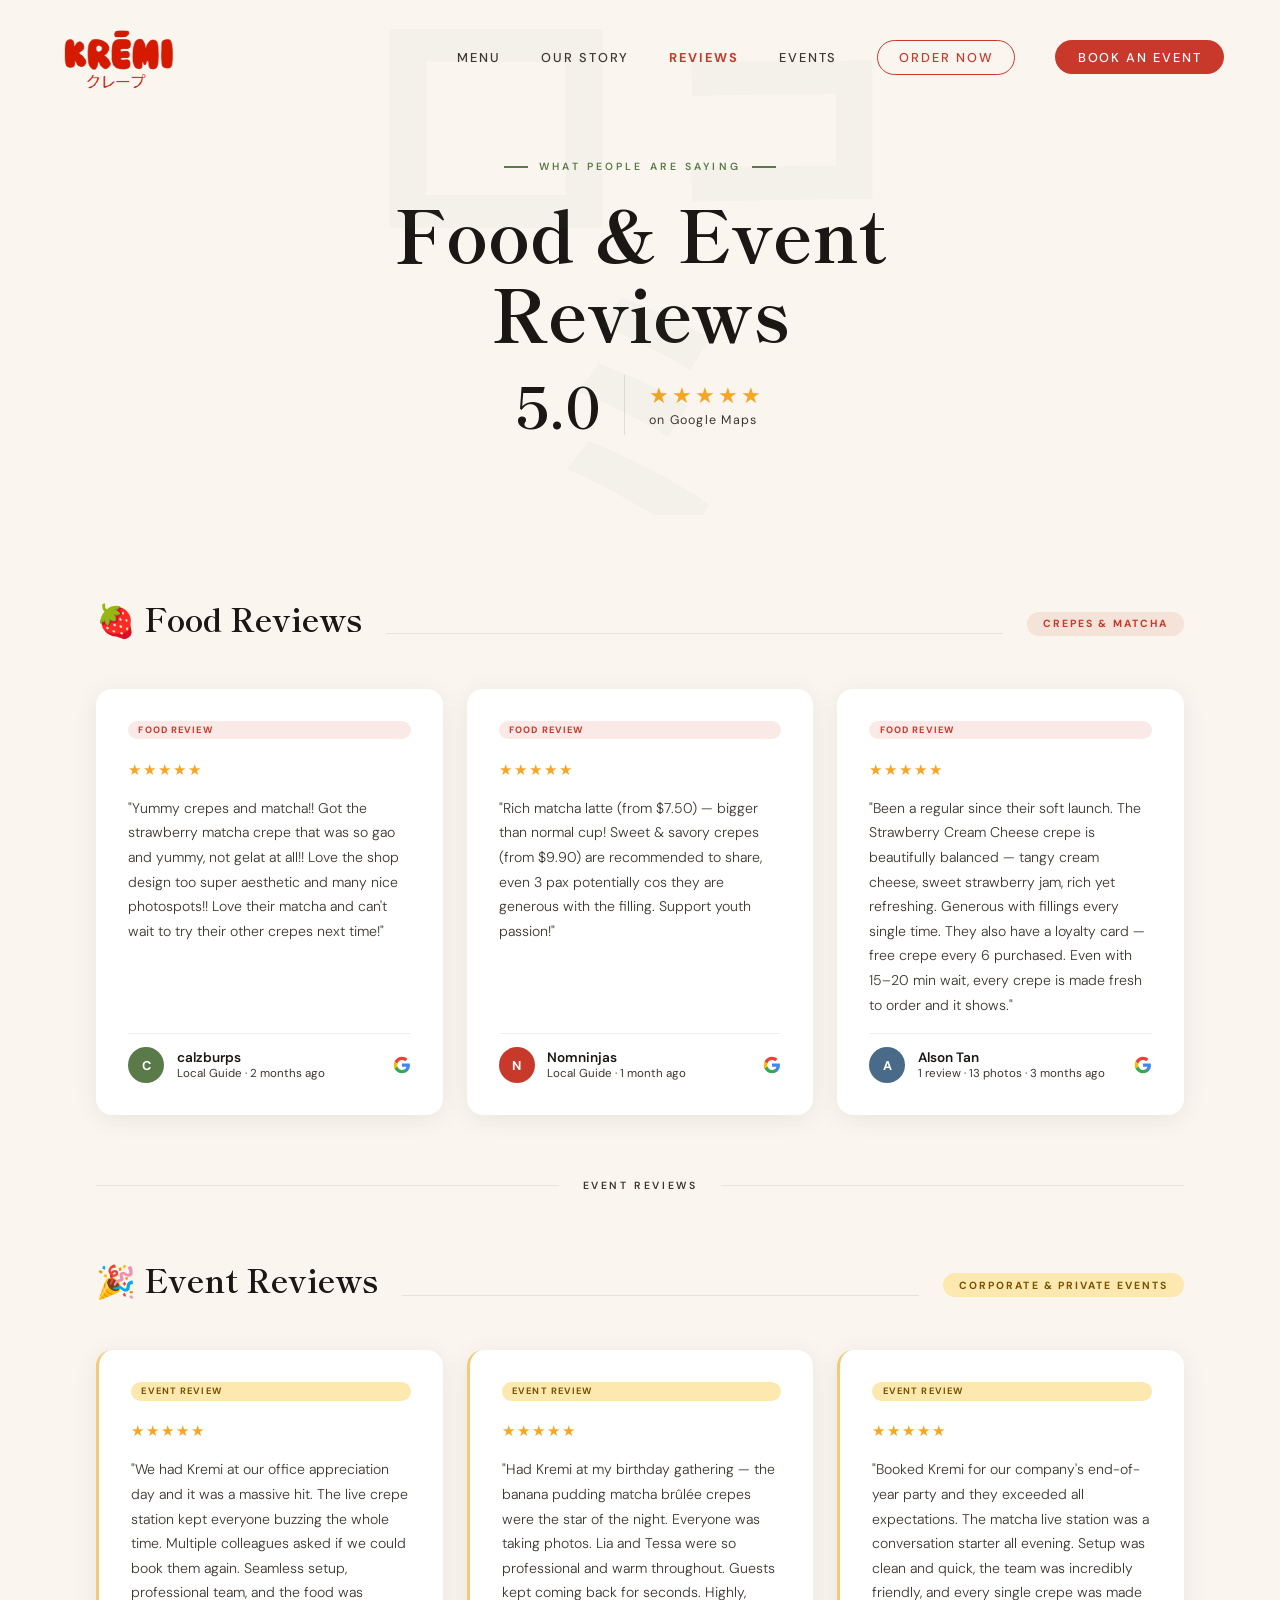
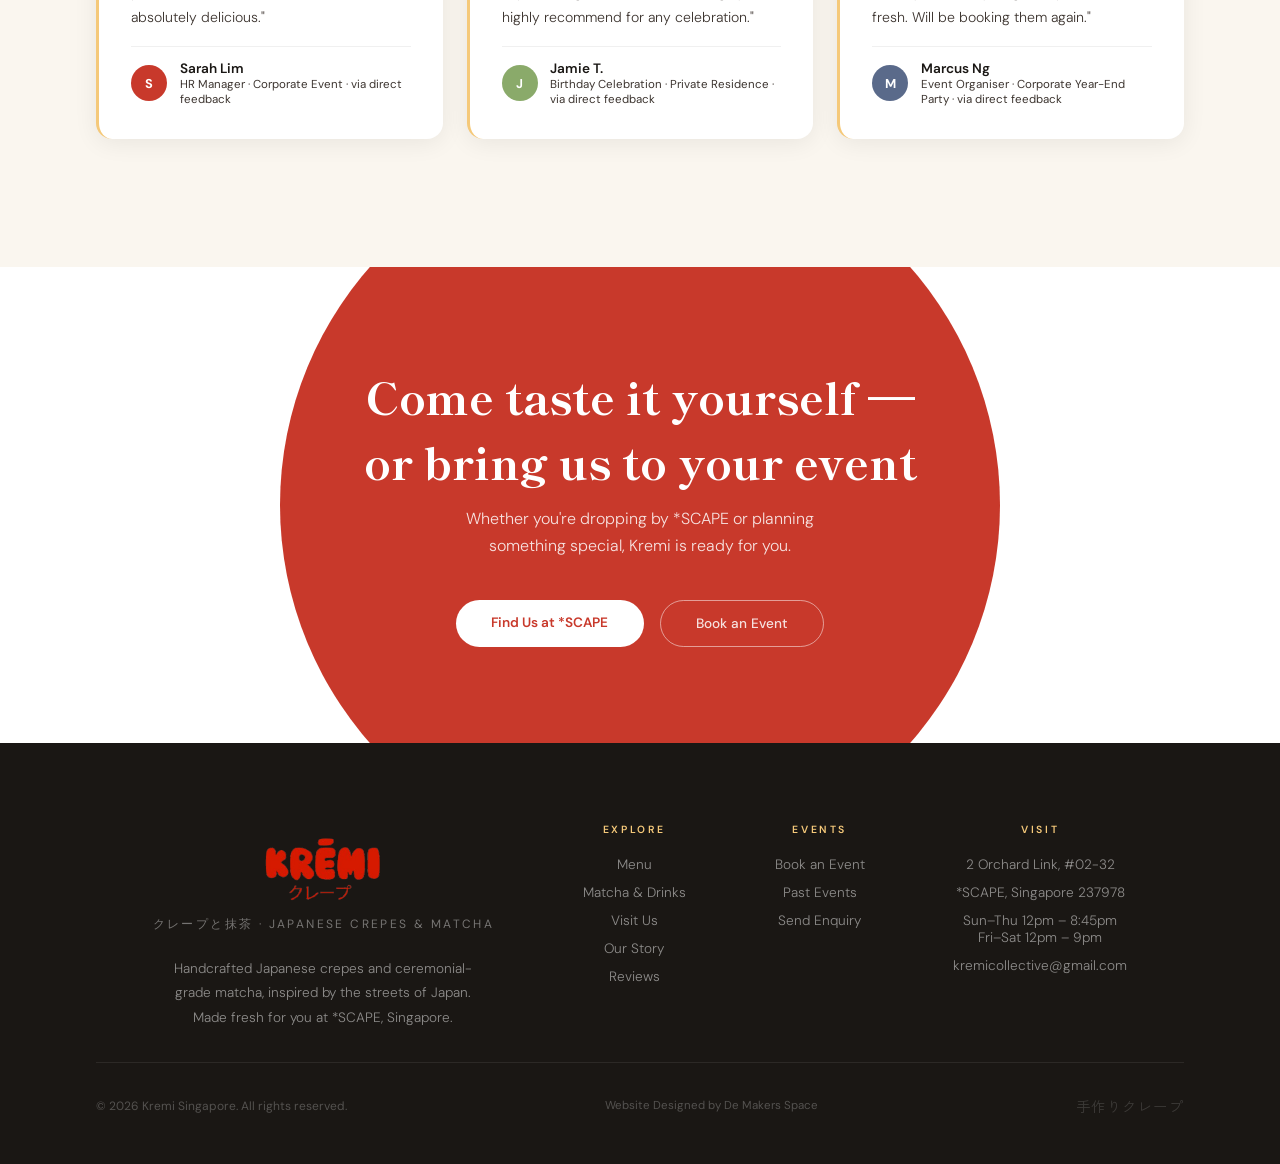
<file: reviews.html>
<!DOCTYPE html>
<html lang="en">
<head>
<meta charset="UTF-8">
<meta name="viewport" content="width=device-width, initial-scale=1.0">
<meta name="referrer" content="strict-origin-when-cross-origin">
<link rel="icon" href="kremi_logo_red.png" type="image/png">
<meta property="og:title" content="Reviews — 5-Star Japanese Crepes & Matcha · Kremi Singapore">
<meta property="og:description" content="Kremi is rated 5.0 stars on Google Maps. Read customer reviews for our handcrafted Japanese crepes and ceremonial matcha at *SCAPE Orchard — and see why we're Singapore's favourite crepe café.">
<meta property="og:image" content="https://www.kremi.sg/kremi-three-crepes.png">
<meta property="og:url" content="https://www.kremi.sg/reviews.html">
<meta property="og:type" content="website">
<meta property="og:site_name" content="Kremi Singapore">
<meta property="og:locale" content="en_SG">
<link rel="canonical" href="https://www.kremi.sg/reviews.html">
<title>Reviews — 5-Star Japanese Crepes & Matcha Café · Kremi Singapore</title>
<meta name="description" content="Kremi is rated 5.0 stars on Google Maps. Read real customer reviews for our handcrafted Japanese crepes, ceremonial matcha, and live event catering at *SCAPE Orchard, Singapore.">
<meta name="keywords" content="Kremi reviews, Kremi Singapore review, Japanese crepe Singapore review, best crepe Singapore, matcha cafe reviews Singapore, *SCAPE cafe review, Kremi Google reviews, crepe cafe Orchard review, best Japanese dessert Singapore, Kremi 5 star">
<meta name="robots" content="index, follow">
<meta name="author" content="Kremi Singapore">
<meta name="geo.region" content="SG">
<meta name="geo.placename" content="Singapore">
<meta name="twitter:card" content="summary_large_image">
<meta name="twitter:title" content="Reviews — 5-Star Japanese Crepes & Matcha · Kremi Singapore">
<meta name="twitter:description" content="Kremi is rated 5.0 stars on Google Maps. Real reviews from customers who love our handcrafted Japanese crepes and ceremonial matcha at *SCAPE Orchard, Singapore.">
<meta name="twitter:image" content="https://www.kremi.sg/kremi-three-crepes.png">
<link rel="preconnect" href="https://fonts.googleapis.com">
<link rel="preconnect" href="https://fonts.gstatic.com" crossorigin>
<link href="https://fonts.googleapis.com/css2?family=Shippori+Mincho:wght@400;500;600;700&family=DM+Sans:ital,wght@0,300;0,400;0,500;1,300;1,400&family=Zen+Kaku+Gothic+New:wght@300;400;700&display=swap" rel="stylesheet">
<style>
:root {
  --matcha: #5a7a4a;
  --matcha-light: #8aaa6a;
  --matcha-pale: #d4e5c4;
  --matcha-wash: #f0f5ea;
  --red: #c8392b;
  --red-warm: #d4504a;
  --cream: #faf6ef;
  --warm-white: #fffdf8;
  --ink: #1a1714;
  --ink-soft: #3d3530;
  --honey: #f5c97a;
}

* {
  margin: 0;
  padding: 0;
  box-sizing: border-box;
}

html {
  scroll-behavior: smooth;
}

body {
  font-family: 'DM Sans', sans-serif;
  background: var(--warm-white);
  color: var(--ink);
  overflow-x: hidden;
}

:focus-visible {
  outline: 3px solid var(--honey);
  outline-offset: 4px;
}

/* NAV — dark always */
nav {
  position: fixed;
  top: 0;
  left: 0;
  right: 0;
  z-index: 100;
  padding: 1rem 3.5rem;
  display: flex;
  align-items: center;
  justify-content: space-between;
  transition: background 0.4s;
}

nav.scrolled {
  background: rgba(250,246,239,0.96);
  backdrop-filter: blur(12px);
  border-bottom: 1px solid rgba(90,122,74,0.15);
}

.nav-logo {
  text-decoration: none;
  display: flex;
  align-items: center;
}

.nav-logo img {
  width: 250px;
  height: 80px;
  object-fit: contain;
  object-position: left center;
  display: block;
  margin-left: -0.5rem;
}

.nav-links {
  display: flex;
  gap: 2.5rem;
  list-style: none;
}

.nav-links a {
  font-size: 0.8rem;
  letter-spacing: 0.15em;
  text-transform: uppercase;
  color: var(--ink-soft);
  text-decoration: none;
  font-weight: 500;
  transition: color 0.2s;
}

.nav-links a:hover {
  color: var(--red);
}

.nav-cta {
  background: var(--red);
  color: white !important;
  padding: 0.55rem 1.4rem;
  border-radius: 100px;
}

.nav-cta:hover {
  background: var(--red-warm) !important;
}

.nav-order {
  color: var(--red) !important;
  border: 1.5px solid var(--red);
  padding: 0.5rem 1.3rem;
  border-radius: 100px;
  transition: background 0.2s, color 0.2s;
}

.nav-order:hover {
  background: var(--red) !important;
  color: white !important;
}

.nav-hamburger {
  display: none;
  flex-direction: column;
  gap: 5px;
  cursor: pointer;
  padding: 4px;
  background: none;
  border: none;
}

.nav-hamburger span {
  display: block;
  width: 24px;
  height: 2px;
  background: var(--red);
  border-radius: 2px;
  transition: transform 0.3s, opacity 0.3s;
}

.nav-hamburger.open span:nth-child(1) {
  transform: rotate(45deg) translate(5px,5px);
}

.nav-hamburger.open span:nth-child(2) {
  opacity: 0;
}

.nav-hamburger.open span:nth-child(3) {
  transform: rotate(-45deg) translate(5px,-5px);
}

.nav-mobile {
  display: none;
  position: fixed;
  top: 0;
  left: 0;
  right: 0;
  bottom: 0;
  background: rgba(250,246,239,0.98);
  backdrop-filter: blur(16px);
  z-index: 99;
  flex-direction: column;
  align-items: center;
  justify-content: center;
  gap: 2.5rem;
}

.nav-mobile.open {
  display: flex;
}

.nav-mobile a {
  font-size: 1.4rem;
  font-family: 'Shippori Mincho', serif;
  color: var(--ink);
  text-decoration: none;
  font-weight: 700;
  letter-spacing: 0.05em;
  transition: color 0.2s;
}

.nav-mobile a:hover {
  color: var(--red);
}

.nav-mobile .nav-cta {
  background: var(--red);
  color: white !important;
  padding: 0.8rem 2.2rem;
  border-radius: 100px;
  font-family: 'DM Sans', sans-serif;
  font-size: 0.9rem;
}

/* COMMON */
.section-label {
  font-size: 0.65rem;
  letter-spacing: 0.3em;
  text-transform: uppercase;
  color: var(--matcha);
  font-weight: 600;
  margin-bottom: 1.2rem;
  display: flex;
  align-items: center;
  gap: 0.7rem;
}

.section-label::before {
  content: '';
  width: 24px;
  height: 2px;
  background: var(--matcha);
  display: block;
}

.section-title {
  font-family: 'Shippori Mincho', serif;
  font-size: clamp(2rem,3.5vw,3rem);
  line-height: 1.2;
  font-weight: 700;
  margin-bottom: 1.5rem;
  color: var(--ink);
}

.reveal {
  opacity: 1;
  transform: none;
  transition: opacity 0.7s ease, transform 0.7s ease;
}

body.js-ready .reveal {
  opacity: 0;
  transform: translateY(30px);
}

body.js-ready .reveal.visible {
  opacity: 1;
  transform: none;
}

.d1 {
  transition-delay: 0.1s;
}

.d2 {
  transition-delay: 0.2s;
}

.d3 {
  transition-delay: 0.3s;
}

.d4 {
  transition-delay: 0.4s;
}

.d5 {
  transition-delay: 0.5s;
}

@media (prefers-reduced-motion: reduce) {
  *,
  *::before,
  *::after {
    animation-duration: 0.01ms !important;
    animation-iteration-count: 1 !important;
    scroll-behavior: auto !important;
    transition-duration: 0.01ms !important;
  }
}

/* PAGE HERO */
.page-hero {
  padding: 10rem 6rem 5rem;
  background: var(--cream);
  text-align: center;
  position: relative;
  overflow: hidden;
}

.page-hero::before {
  content: '口コミ';
  position: absolute;
  font-family: 'Zen Kaku Gothic New', sans-serif;
  font-size: 18rem;
  font-weight: 700;
  color: rgba(90,122,74,0.04);
  left: 50%;
  top: 50%;
  transform: translate(-50%,-50%);
  line-height: 1;
  pointer-events: none;
}

.page-hero-label {
  font-size: 0.65rem;
  letter-spacing: 0.3em;
  text-transform: uppercase;
  color: var(--matcha);
  font-weight: 600;
  margin-bottom: 1.2rem;
  display: flex;
  align-items: center;
  justify-content: center;
  gap: 0.7rem;
}

.page-hero-label::before,
.page-hero-label::after {
  content: '';
  width: 24px;
  height: 2px;
  background: var(--matcha);
  display: block;
}

.page-hero h1 {
  font-family: 'Shippori Mincho', serif;
  font-size: clamp(2.5rem,6vw,4.5rem);
  font-weight: 700;
  line-height: 1.1;
  color: var(--ink);
  margin-bottom: 1.5rem;
}

.score-row {
  display: flex;
  align-items: center;
  justify-content: center;
  gap: 1.5rem;
  margin-top: 1rem;
}

.score-num {
  font-family: 'Shippori Mincho', serif;
  font-size: 3.5rem;
  font-weight: 700;
  color: var(--ink);
  line-height: 1;
}

.score-detail {
  display: flex;
  flex-direction: column;
  align-items: flex-start;
}

.score-stars {
  color: #f5a623;
  font-size: 1.4rem;
  letter-spacing: 3px;
}

.score-source {
  font-size: 0.78rem;
  color: var(--ink-soft);
  letter-spacing: 0.1em;
  margin-top: 2px;
}

.score-divider {
  width: 1px;
  height: 60px;
  background: rgba(0,0,0,0.1);
}

/* REVIEW SECTION WRAPPER */
.reviews-page {
  background: var(--cream);
  padding: 5rem 6rem 8rem;
}

.reviews-page-inner {
  max-width: 1300px;
  margin: 0 auto;
}

/* SECTION HEADING */
.review-section-head {
  margin-bottom: 3rem;
  display: flex;
  align-items: flex-end;
  gap: 1.5rem;
}

.review-section-head h2 {
  font-family: 'Shippori Mincho', serif;
  font-size: clamp(1.6rem,2.5vw,2.2rem);
  font-weight: 700;
  color: var(--ink);
}

.review-section-divider {
  flex: 1;
  height: 1px;
  background: rgba(0,0,0,0.08);
  margin-bottom: 0.4rem;
}

.review-section-tag {
  font-size: 0.65rem;
  letter-spacing: 0.2em;
  text-transform: uppercase;
  font-weight: 700;
  padding: 0.35rem 1rem;
  border-radius: 100px;
  white-space: nowrap;
  margin-bottom: 0.3rem;
}

.tag-food {
  background: rgba(194,54,22,0.1);
  color: var(--red);
}

.tag-events {
  background: #fde9b0;
  color: #7a5200;
}

/* DIVIDER between sections */
.section-separator {
  margin: 4rem 0;
  display: flex;
  align-items: center;
  gap: 1.5rem;
}

.section-separator::before,
.section-separator::after {
  content: '';
  flex: 1;
  height: 1px;
  background: rgba(0,0,0,0.07);
}

.section-separator span {
  font-size: 0.65rem;
  letter-spacing: 0.25em;
  text-transform: uppercase;
  color: var(--ink-soft);
  font-weight: 600;
  white-space: nowrap;
}

/* REVIEW CARDS GRID */
.reviews-grid {
  display: grid;
  grid-template-columns: repeat(3,1fr);
  gap: 1.5rem;
  margin-bottom: 0;
}

.review-card {
  background: white;
  border-radius: 16px;
  padding: 2rem;
  box-shadow: 0 4px 24px rgba(0,0,0,0.07);
  display: flex;
  flex-direction: column;
  gap: 1rem;
  transition: transform 0.3s, box-shadow 0.3s;
}

.review-card:hover {
  transform: translateY(-4px);
  box-shadow: 0 12px 40px rgba(0,0,0,0.1);
}

.review-stars {
  color: #f5a623;
  font-size: 0.95rem;
  letter-spacing: 2px;
}

.review-text {
  font-size: 0.88rem;
  line-height: 1.75;
  color: var(--ink-soft);
  font-weight: 300;
  flex: 1;
}

.review-author {
  display: flex;
  align-items: center;
  gap: 0.8rem;
  padding-top: 0.8rem;
  border-top: 1px solid rgba(0,0,0,0.06);
}

.review-avatar {
  width: 36px;
  height: 36px;
  border-radius: 50%;
  display: flex;
  align-items: center;
  justify-content: center;
  color: white;
  font-size: 0.8rem;
  font-weight: 700;
  flex-shrink: 0;
}

.review-name {
  font-weight: 600;
  font-size: 0.85rem;
  color: var(--ink);
}

.review-meta {
  font-size: 0.72rem;
  color: var(--ink-soft);
}

.review-type-tag {
  display: inline-block;
  font-size: 0.58rem;
  letter-spacing: 0.12em;
  text-transform: uppercase;
  font-weight: 700;
  padding: 0.2rem 0.65rem;
  border-radius: 100px;
  margin-bottom: 0.3rem;
}

.rtag-food {
  background: rgba(194,54,22,0.1);
  color: var(--red);
}

.rtag-event {
  background: #fde9b0;
  color: #7a5200;
}

/* EVENT REVIEW CARDS — slightly different feel */
.review-card.event-card {
  border-left: 3px solid var(--honey);
}

/* CTA — Japan Flag */
.reviews-cta {
  background: white;
  padding: 6rem 6rem;
  text-align: center;
  position: relative;
  overflow: hidden;
}

.reviews-cta::before {
  content: '';
  position: absolute;
  width: 720px;
  height: 720px;
  border-radius: 50%;
  background: #c8392b;
  top: 50%;
  left: 50%;
  transform: translate(-50%,-50%);
  pointer-events: none;
}

.reviews-cta h2 {
  font-family: 'Shippori Mincho', serif;
  font-size: clamp(1.8rem,3.5vw,2.8rem);
  font-weight: 900;
  color: white;
  margin-bottom: 0.8rem;
  position: relative;
  z-index: 1;
}

.reviews-cta p {
  font-size: 1rem;
  color: rgba(255,255,255,0.85);
  font-weight: 300;
  margin-bottom: 2.5rem;
  max-width: 420px;
  margin-left: auto;
  margin-right: auto;
  line-height: 1.7;
  position: relative;
  z-index: 1;
}

.cta-actions {
  display: flex;
  gap: 1rem;
  justify-content: center;
  flex-wrap: wrap;
  position: relative;
  z-index: 1;
}

.btn-white {
  background: white;
  color: #c8392b;
  padding: 0.9rem 2.2rem;
  border-radius: 100px;
  text-decoration: none;
  font-size: 0.85rem;
  font-weight: 600;
  transition: transform 0.2s, box-shadow 0.2s;
  display: inline-block;
}

.btn-white:hover {
  transform: translateY(-2px);
  box-shadow: 0 8px 30px rgba(200,57,43,0.3);
}

.btn-ghost-white {
  color: white;
  text-decoration: none;
  font-size: 0.85rem;
  font-weight: 500;
  opacity: 0.85;
  transition: opacity 0.2s;
  display: inline-block;
  padding: 0.9rem 2.2rem;
  border: 1.5px solid rgba(255,255,255,0.6);
  border-radius: 100px;
}

.btn-ghost-white:hover {
  opacity: 1;
}

/* FOOTER */
footer {
  background: var(--ink);
  color: white;
  padding: 5rem 6rem 3rem;
}

.footer-top {
  display: flex;
  flex-wrap: wrap;
  justify-content: space-evenly;
  align-items: flex-start;
  gap: 2rem;
  margin-bottom: 2rem;
  text-align: center;
}

.footer-tagline {
  font-size: 0.75rem;
  color: rgba(255,255,255,0.4);
  letter-spacing: 0.2em;
  text-transform: uppercase;
  margin-bottom: 1.5rem;
}

.footer-desc {
  font-size: 0.85rem;
  color: rgba(255,255,255,0.5);
  line-height: 1.8;
  font-weight: 300;
  max-width: 320px;
  margin: 0 auto;
}

.footer-col h5 {
  font-size: 0.65rem;
  letter-spacing: 0.25em;
  text-transform: uppercase;
  color: #c8392b;
  margin-bottom: 1.2rem;
  font-weight: 600;
}

.footer-col a,
.footer-col p {
  display: block;
  font-size: 0.85rem;
  color: rgba(255,255,255,0.5);
  text-decoration: none;
  margin-bottom: 0.7rem;
  font-weight: 300;
  transition: color 0.2s;
}

.footer-col a:hover {
  color: white;
}

.footer-bottom {
  border-top: 1px solid rgba(255,255,255,0.08);
  padding-top: 2rem;
  display: flex;
  justify-content: space-between;
  align-items: center;
}

.footer-copy {
  font-size: 0.75rem;
  color: rgba(255,255,255,0.25);
}

.footer-jp {
  font-family: 'Zen Kaku Gothic New', sans-serif;
  font-size: 0.9rem;
  color: rgba(255,255,255,0.15);
  letter-spacing: 0.1em;
}

.footer-credit {
  font-size: 0.72rem;
  color: rgba(255,255,255,0.25);
  text-decoration: none;
  transition: color 0.2s;
}

.footer-credit:hover {
  color: rgba(255,255,255,0.6);
}

@media(min-width:641px) {
  .footer-cols-row { display: contents; }
}

/* RESPONSIVE */
@media (max-width: 1024px) {
  nav {
    padding: 0.8rem 1.5rem;
  }

  .nav-links {
    display: none;
  }

  .nav-hamburger {
    display: flex;
    z-index: 101;
    position: relative;
  }

  .nav-logo img {
    width: 140px;
    height: auto;
  }

  .page-hero {
    padding: 8rem 2.5rem 4rem;
  }

  .reviews-page {
    padding: 4rem 2.5rem 6rem;
  }

  .reviews-grid {
    grid-template-columns: repeat(2,1fr);
  }

  .reviews-cta {
    padding: 4rem 2.5rem;
  }

  .footer-top {
    grid-template-columns: 1fr 1fr;
    gap: 2.5rem;
  }

  footer {
    padding: 4rem 2.5rem 2rem;
  }
}

@media (max-width: 640px) {
  .nav-logo img {
    width: 110px;
    height: auto;
  }

  .page-hero {
    padding: 7rem 1.5rem 3rem;
  }

  .score-row {
    flex-wrap: wrap;
    gap: 1rem;
  }

  .score-divider {
    display: none;
  }

  .reviews-page {
    padding: 3rem 1.5rem 5rem;
  }

  .reviews-grid {
    grid-template-columns: 1fr;
  }

  .review-section-head {
    flex-wrap: wrap;
    gap: 0.8rem;
  }

  .review-section-divider {
    display: none;
  }

  .reviews-cta {
    padding: 4rem 1.5rem;
  }

  .cta-actions {
    flex-direction: column;
    align-items: center;
  }

  .footer-top {
    flex-direction: column;
    align-items: center;
    gap: 1.5rem;
  }
  .footer-top > div:first-child {
    width: 100%;
    text-align: center;
  }
  .footer-cols-row {
    display: grid;
    grid-template-columns: repeat(3, 1fr);
    gap: 0.5rem;
    width: 100%;
  }
  .footer-col {
    width: 100%;
    text-align: center;
  }
  .footer-col a,
  .footer-col p {
    overflow-wrap: break-word;
    word-break: break-word;
    font-size: 0.78rem;
  }
  .footer-col h5 {
    font-size: 0.58rem;
  }
  footer {
    padding: 3rem 1.5rem 2rem;
  }
  .footer-bottom {
    flex-direction: column;
    gap: 0.8rem;
    text-align: center;
  }
}
</style>
<script type="application/ld+json">
{
  "@context": "https://schema.org",
  "@type": "FoodEstablishment",
  "name": "Kremi",
  "alternateName": "Kremi Singapore",
  "description": "Handcrafted Japanese crepes and ceremonial-grade matcha at *SCAPE Orchard, Singapore. Made fresh to order.",
  "url": "https://www.kremi.sg",
  "image": "https://www.kremi.sg/kremi-three-crepes.png",
  "logo": "https://www.kremi.sg/kremi_logo_red.png",
  "email": "kremicollective@gmail.com",
  "servesCuisine": [
    "Japanese",
    "Dessert",
    "Crepes",
    "Matcha"
  ],
  "priceRange": "$$",
  "address": {
    "@type": "PostalAddress",
    "streetAddress": "2 Orchard Link, #02-32",
    "addressLocality": "Singapore",
    "postalCode": "237978",
    "addressCountry": "SG"
  },
  "openingHoursSpecification": [
    {
      "@type": "OpeningHoursSpecification",
      "dayOfWeek": [
        "Monday",
        "Tuesday",
        "Wednesday",
        "Thursday",
        "Sunday"
      ],
      "opens": "12:00",
      "closes": "20:45"
    },
    {
      "@type": "OpeningHoursSpecification",
      "dayOfWeek": [
        "Friday",
        "Saturday"
      ],
      "opens": "12:00",
      "closes": "21:00"
    }
  ],
  "aggregateRating": {
    "@type": "AggregateRating",
    "ratingValue": "5.0",
    "bestRating": "5",
    "worstRating": "1",
    "ratingCount": "6",
    "reviewCount": "6"
  },
  "review": [
    {
      "@type": "Review",
      "author": {
        "@type": "Person",
        "name": "calzburps"
      },
      "reviewRating": {
        "@type": "Rating",
        "ratingValue": "5",
        "bestRating": "5"
      },
      "reviewBody": "Yummy crepes and matcha!! Got the strawberry matcha crepe that was so gao and yummy, not gelat at all!! Love the shop design too super aesthetic and many nice photospots!! Love their matcha and can't wait to try their other crepes next time!",
      "publisher": {
        "@type": "Organization",
        "name": "Google Maps"
      }
    },
    {
      "@type": "Review",
      "author": {
        "@type": "Person",
        "name": "Nomninjas"
      },
      "reviewRating": {
        "@type": "Rating",
        "ratingValue": "5",
        "bestRating": "5"
      },
      "reviewBody": "Rich matcha latte — bigger than normal cup! Sweet and savory crepes are recommended to share, even 3 pax potentially cos they are generous with the filling. Support youth passion!",
      "publisher": {
        "@type": "Organization",
        "name": "Google Maps"
      }
    },
    {
      "@type": "Review",
      "author": {
        "@type": "Person",
        "name": "Alson Tan"
      },
      "reviewRating": {
        "@type": "Rating",
        "ratingValue": "5",
        "bestRating": "5"
      },
      "reviewBody": "Been a regular since their soft launch. The Strawberry Cream Cheese crepe is beautifully balanced — tangy cream cheese, sweet strawberry jam, rich yet refreshing. Generous with fillings every single time.",
      "publisher": {
        "@type": "Organization",
        "name": "Google Maps"
      }
    },
    {
      "@type": "Review",
      "author": {
        "@type": "Person",
        "name": "Sarah Lim"
      },
      "reviewRating": {
        "@type": "Rating",
        "ratingValue": "5",
        "bestRating": "5"
      },
      "reviewBody": "We had Kremi at our office appreciation day and it was a massive hit. The live crepe station kept everyone buzzing the whole time. Seamless setup, professional team, and the food was absolutely delicious."
    },
    {
      "@type": "Review",
      "author": {
        "@type": "Person",
        "name": "Jamie T."
      },
      "reviewRating": {
        "@type": "Rating",
        "ratingValue": "5",
        "bestRating": "5"
      },
      "reviewBody": "Had Kremi at my birthday gathering — the banana pudding matcha brûlée crepes were the star of the night. Everyone was taking photos. Lia and Tessa were so professional and warm throughout."
    },
    {
      "@type": "Review",
      "author": {
        "@type": "Person",
        "name": "Marcus Ng"
      },
      "reviewRating": {
        "@type": "Rating",
        "ratingValue": "5",
        "bestRating": "5"
      },
      "reviewBody": "Booked Kremi for our company's end-of-year party and they exceeded all expectations. The matcha live station was a conversation starter all evening. Will be booking them again."
    }
  ]
}
</script>
<link rel="stylesheet" href="site-fixes.css?v=20261013">
<script src="site.js?v=20261013" defer></script>
</head>
<body>
<a class="skip-link" href="#main-content">Skip to content</a>

<!-- Google icon symbol -->
<svg xmlns="http://www.w3.org/2000/svg" style="display:none">
  <symbol id="icon-google" viewBox="0 0 24 24">
    <path fill="#4285F4" d="M22.56 12.25c0-.78-.07-1.53-.2-2.25H12v4.26h5.92c-.26 1.37-1.04 2.53-2.21 3.31v2.77h3.57c2.08-1.92 3.28-4.74 3.28-8.09z"/>
    <path fill="#34A853" d="M12 23c2.97 0 5.46-.98 7.28-2.66l-3.57-2.77c-.98.66-2.23 1.06-3.71 1.06-2.86 0-5.29-1.93-6.16-4.53H2.18v2.84C3.99 20.53 7.7 23 12 23z"/>
    <path fill="#FBBC05" d="M5.84 14.09c-.22-.66-.35-1.36-.35-2.09s.13-1.43.35-2.09V7.07H2.18C1.43 8.55 1 10.22 1 12s.43 3.45 1.18 4.93l2.85-2.22.81-.62z"/>
    <path fill="#EA4335" d="M12 5.38c1.62 0 3.06.56 4.21 1.64l3.15-3.15C17.45 2.09 14.97 1 12 1 7.7 1 3.99 3.47 2.18 7.07l3.66 2.84c.87-2.6 3.3-4.53 6.16-4.53z"/>
  </symbol>
</svg>

<nav id="nav">
  <a href="index.html" class="nav-logo"><img src="kremi_logo_white_removebg.png" alt="Kremi" width="274" height="154" decoding="async"></a>
  <ul class="nav-links">
    <li><a href="index.html#menu">Menu</a></li>
    <li><a href="our-story.html">Our Story</a></li>
    <li><a href="reviews.html" style="color:var(--red);font-weight:700;">Reviews</a></li>
    <li><a href="events.html">Events</a></li>
    <li><a href="https://kremicollective.eposqr.com/menu/products" target="_blank" rel="noopener noreferrer" class="nav-order">Order Now</a></li>
    <li><a href="events.html#enquiry" class="nav-cta">Book an Event</a></li>
  </ul>
  <button class="nav-hamburger" id="hamburger" aria-label="Open menu" aria-controls="mobileNav" aria-expanded="false"><span></span><span></span><span></span></button>
</nav>
<div class="nav-mobile" id="mobileNav">
  <a href="index.html#menu">Menu</a>
  <a href="our-story.html">Our Story</a>
  <a href="reviews.html">Reviews</a>
  <a href="events.html">Events</a>
  <a href="https://kremicollective.eposqr.com/menu/products" target="_blank" rel="noopener noreferrer" class="nav-cta" style="background:var(--red);">Order Now</a>
  <a href="events.html#enquiry" class="nav-cta" style="background:transparent;border:1.5px solid var(--ink);color:var(--ink)!important;">Book an Event</a>
</div>

<!-- PAGE HERO -->
<div class="page-hero reveal">
  <p class="page-hero-label">What People Are Saying</p>
  <h1>Food &amp; Event<br>Reviews</h1>
  <div class="score-row">
    <div class="score-num">5.0</div>
    <div class="score-divider"></div>
    <div class="score-detail">
      <div class="score-stars">★★★★★</div>
      <div class="score-source">on Google Maps</div>
    </div>
  </div>
</div>

<!-- ALL REVIEWS -->
<main id="main-content">
<section class="reviews-page" id="reviews">
  <div class="reviews-page-inner">

    <!-- ── FOOD REVIEWS ── -->
    <div class="review-section-head reveal">
      <h2>🍓 Food Reviews</h2>
      <div class="review-section-divider"></div>
      <span class="review-section-tag tag-food">Crepes &amp; Matcha</span>
    </div>

    <div class="reviews-grid">

      <div class="review-card reveal">
        <span class="review-type-tag rtag-food">Food Review</span>
        <div class="review-stars">★★★★★</div>
        <p class="review-text">"Yummy crepes and matcha!! Got the strawberry matcha crepe that was so gao and yummy, not gelat at all!! Love the shop design too super aesthetic and many nice photospots!! Love their matcha and can't wait to try their other crepes next time!"</p>
        <div class="review-author">
          <div class="review-avatar" style="background:var(--matcha);">C</div>
          <div><div class="review-name">calzburps</div><div class="review-meta">Local Guide · 2 months ago</div></div>
          <svg style="margin-left:auto;flex-shrink:0;" width="18" height="18" aria-label="Google review"><use href="#icon-google"/></svg>
        </div>
      </div>

      <div class="review-card reveal d1">
        <span class="review-type-tag rtag-food">Food Review</span>
        <div class="review-stars">★★★★★</div>
        <p class="review-text">"Rich matcha latte (from $7.50) — bigger than normal cup! Sweet &amp; savory crepes (from $9.90) are recommended to share, even 3 pax potentially cos they are generous with the filling. Support youth passion!"</p>
        <div class="review-author">
          <div class="review-avatar" style="background:var(--red);">N</div>
          <div><div class="review-name">Nomninjas</div><div class="review-meta">Local Guide · 1 month ago</div></div>
          <svg style="margin-left:auto;flex-shrink:0;" width="18" height="18" aria-label="Google review"><use href="#icon-google"/></svg>
        </div>
      </div>

      <div class="review-card reveal d3">
        <span class="review-type-tag rtag-food">Food Review</span>
        <div class="review-stars">★★★★★</div>
        <p class="review-text">"Been a regular since their soft launch. The Strawberry Cream Cheese crepe is beautifully balanced — tangy cream cheese, sweet strawberry jam, rich yet refreshing. Generous with fillings every single time. They also have a loyalty card — free crepe every 6 purchased. Even with 15–20 min wait, every crepe is made fresh to order and it shows."</p>
        <div class="review-author">
          <div class="review-avatar" style="background:#4a6a8a;">A</div>
          <div><div class="review-name">Alson Tan</div><div class="review-meta">1 review · 13 photos · 3 months ago</div></div>
          <svg style="margin-left:auto;flex-shrink:0;" width="18" height="18" aria-label="Google review"><use href="#icon-google"/></svg>
        </div>
      </div>

    </div><!-- end food reviews grid -->

    <!-- SEPARATOR -->
    <div class="section-separator reveal">
      <span>Event Reviews</span>
    </div>

    <!-- ── EVENT REVIEWS ── -->
    <div class="review-section-head reveal">
      <h2>🎉 Event Reviews</h2>
      <div class="review-section-divider"></div>
      <span class="review-section-tag tag-events">Corporate &amp; Private Events</span>
    </div>

    <div class="reviews-grid">

      <div class="review-card event-card reveal">
        <span class="review-type-tag rtag-event">Event Review</span>
        <div class="review-stars">★★★★★</div>
        <p class="review-text">"We had Kremi at our office appreciation day and it was a massive hit. The live crepe station kept everyone buzzing the whole time. Multiple colleagues asked if we could book them again. Seamless setup, professional team, and the food was absolutely delicious."</p>
        <div class="review-author">
          <div class="review-avatar" style="background:var(--red);">S</div>
          <div><div class="review-name">Sarah Lim</div><div class="review-meta">HR Manager · Corporate Event · via direct feedback</div></div>
        </div>
      </div>

      <div class="review-card event-card reveal d1">
        <span class="review-type-tag rtag-event">Event Review</span>
        <div class="review-stars">★★★★★</div>
        <p class="review-text">"Had Kremi at my birthday gathering — the banana pudding matcha brûlée crepes were the star of the night. Everyone was taking photos. Lia and Tessa were so professional and warm throughout. Guests kept coming back for seconds. Highly, highly recommend for any celebration."</p>
        <div class="review-author">
          <div class="review-avatar" style="background:#8aaa6a;">J</div>
          <div><div class="review-name">Jamie T.</div><div class="review-meta">Birthday Celebration · Private Residence · via direct feedback</div></div>
        </div>
      </div>

      <div class="review-card event-card reveal d2">
        <span class="review-type-tag rtag-event">Event Review</span>
        <div class="review-stars">★★★★★</div>
        <p class="review-text">"Booked Kremi for our company's end-of-year party and they exceeded all expectations. The matcha live station was a conversation starter all evening. Setup was clean and quick, the team was incredibly friendly, and every single crepe was made fresh. Will be booking them again."</p>
        <div class="review-author">
          <div class="review-avatar" style="background:#5a6a8a;">M</div>
          <div><div class="review-name">Marcus Ng</div><div class="review-meta">Event Organiser · Corporate Year-End Party · via direct feedback</div></div>
        </div>
      </div>

    </div><!-- end event reviews grid -->

  </div>
</section>

<!-- CTA -->
<section class="reviews-cta">
  <h2>Come taste it yourself —<br>or bring us to your event</h2>
  <p>Whether you're dropping by *SCAPE or planning something special, Kremi is ready for you.</p>
  <div class="cta-actions">
    <a href="our-story.html#visit" class="btn-white">Find Us at *SCAPE</a>
    <a href="events.html#enquiry" class="btn-ghost-white">Book an Event</a>
  </div>
</section>

</main>
<footer>
  <div class="footer-top">
    <div>
      <div><img src="kremi_logo_white_removebg.png" alt="Kremi" width="274" height="154" loading="lazy" decoding="async" style="width:150px;height:auto;display:block;margin:0 auto 0.5rem;"></div>
      <div class="footer-tagline">クレープと抹茶 · Japanese Crepes &amp; Matcha</div>
      <p class="footer-desc">Handcrafted Japanese crepes and ceremonial-grade matcha, inspired by the streets of Japan. Made fresh for you at *SCAPE, Singapore.</p>
    </div>
    <div class="footer-cols-row">
    <div class="footer-col"><h5>Explore</h5><a href="index.html#menu">Menu</a><a href="index.html#matcha">Matcha &amp; Drinks</a><a href="our-story.html#visit">Visit Us</a><a href="our-story.html">Our Story</a><a href="reviews.html">Reviews</a></div>
    <div class="footer-col"><h5>Events</h5><a href="events.html">Book an Event</a><a href="events.html#past-events">Past Events</a><a href="events.html#enquiry">Send Enquiry</a></div>
    <div class="footer-col"><h5>Visit</h5><p>2 Orchard Link, #02-32</p><p>*SCAPE, Singapore 237978</p><p style="margin-top:0.5rem;">Sun–Thu 12pm – 8:45pm<br>Fri–Sat 12pm – 9pm</p><a href="mailto:kremicollective@gmail.com" style="margin-top:0.5rem;">kremicollective@gmail.com</a></div>
    </div>
  </div>
  <div class="footer-bottom">
    <span class="footer-copy">© 2026 Kremi Singapore. All rights reserved.</span>
    <a href="https://www.instagram.com/de.makers.space/" target="_blank" rel="noopener noreferrer" class="footer-credit">Website Designed by De Makers Space</a>
    <span class="footer-jp">手作りクレープ</span>
  </div>
</footer>

<script>
var reveals=document.querySelectorAll('.reveal');
var observer=new IntersectionObserver(function(entries){entries.forEach(function(e){if(e.isIntersecting){e.target.classList.add('visible');observer.unobserve(e.target);}});},{threshold:0.12});
reveals.forEach(function(el){observer.observe(el);});
document.body.classList.add('js-ready');
document.addEventListener('DOMContentLoaded',function(){
  var h=document.getElementById('hamburger');var m=document.getElementById('mobileNav');
  if(h&&m){h.addEventListener('click',function(){
    var isOpen=m.classList.contains('open');
    if(isOpen){h.classList.remove('open');m.classList.remove('open');h.setAttribute('aria-expanded','false');document.body.style.overflow='';}
    else{h.classList.add('open');m.classList.add('open');h.setAttribute('aria-expanded','true');document.body.style.overflow='hidden';}
  });
  m.querySelectorAll('a').forEach(function(a){a.addEventListener('click',function(){h.classList.remove('open');m.classList.remove('open');h.setAttribute('aria-expanded','false');document.body.style.overflow='';});});
  m.addEventListener('click',function(e){if(e.target===m){h.classList.remove('open');m.classList.remove('open');h.setAttribute('aria-expanded','false');document.body.style.overflow='';}});
  window.addEventListener('pageshow',function(){h.classList.remove('open');m.classList.remove('open');h.setAttribute('aria-expanded','false');document.body.style.overflow='';}); }
var nav=document.getElementById('nav');
window.addEventListener('scroll',function(){nav.classList.toggle('scrolled',window.scrollY>60);});
});
</script>
</body>
</html>
</file>
<file: site-fixes.css>
/* Shared usability refinements. */
[hidden] { display:none !important; }
.skip-link {position:fixed;top:0.5rem;left:0.5rem;z-index:500;background:var(--cream,#faf6ef);color:var(--ink,#1a1714);padding:1rem;transform:translateY(-150%);}
.skip-link:focus {transform:none;}
#csTabBar {scroll-margin-top:90px;}
.tc-dots {gap:0;flex-wrap:wrap;justify-content:center;}
.tc-dot,.tc-dot.on {position:relative;width:44px;height:44px;min-width:44px;padding:0;border-radius:0;background:transparent;transition:none;}
.tc-dot::before {content:'';position:absolute;left:50%;top:50%;width:6px;height:6px;border-radius:50%;background:var(--ink-soft);transform:translate(-50%,-50%);}
.tc-dot.on::before {width:18px;border-radius:3px;background:var(--red);}
.turnstile-controls {flex-wrap:wrap;gap:0.25rem;}
.tc-btn,.menu-modal-close {min-width:44px;min-height:44px;}
.tc-pause {flex-basis:100%;justify-self:center;border:0;background:transparent;color:var(--ink-soft);min-height:44px;font:inherit;font-size:0.85rem;text-decoration:underline;text-underline-offset:4px;cursor:pointer;}
.menu-modal-overlay {max-width:none;max-height:none;width:100%;height:100%;margin:0;border:0;color:var(--ink);}
.menu-modal-overlay:not([open]) {display:none;}
.menu-modal-overlay::backdrop {background:rgba(26,23,20,0.45);}
.menu-modal {max-height:90dvh;}
.menu-modal-header {gap:0.75rem;}
.menu-modal-actions {flex-shrink:0;}
.menu-readable {text-align:left;margin:1.5rem 0 0;}
.menu-readable summary {min-height:44px;cursor:pointer;font-weight:600;color:var(--red);}
.menu-readable h3 {margin:1.5rem 0 0.5rem;}
.menu-readable .drinks-menu-grid {display:block;margin:0;}
.menu-readable .drink-card {background:transparent;padding:0;border:0;box-shadow:none;}
.menu-price-list {margin:0;}
.menu-price-list > div {display:flex;align-items:baseline;gap:1rem;justify-content:space-between;padding:0.65rem 0;border-bottom:1px solid rgba(90,122,74,0.18);}
.menu-price-list dt {min-width:0;overflow-wrap:anywhere;font-size:0.95rem;line-height:1.5;}
.menu-price-list dd {flex-shrink:0;font-size:0.95rem;font-weight:600;margin:0;}
.menu-price-list small {display:block;font-size:0.85em;}
.menu-options {text-align:center;margin:1.5rem 0;color:inherit;line-height:1.6;}
.drinks-menu-grid {grid-template-columns:repeat(auto-fit,minmax(min(100%,280px),1fr));}
.drink-card .drink-cat-title {font-size:1.5rem;}
.footer-col h5 {color:var(--honey,#f5c97a);}
.enquiry-actions {display:flex;gap:0.75rem;flex-wrap:wrap;margin:1rem 0;}
.enquiry-actions button,.enquiry-actions a {display:inline-flex;align-items:center;justify-content:center;min-height:44px;border:1px solid var(--ink-soft);padding:0.65rem 1rem;background:var(--cream);color:var(--ink);font:inherit;cursor:pointer;border-radius:6px;text-decoration:none;}
#enquiryDraft {width:100%;min-height:240px;font:inherit;line-height:1.6;padding:1rem;text-align:left;resize:vertical;color:var(--ink);background:var(--cream);}
#draftStatus {min-height:1.5em;}
@media(max-width:640px){
  .menu-modal-overlay {padding:0.5rem;}
  .menu-modal-header {padding:0.8rem;flex-wrap:wrap;}
  .menu-modal-title {font-size:1rem;}
  .menu-modal-body {padding:0.75rem;}
  .menu-modal {max-height:95dvh;}
  .menu-price-list dt,.menu-price-list dd {font-size:0.9rem;}
  .tc-dots {order:3;flex-basis:100%;}
}
@media(prefers-reduced-motion:reduce){
  html {scroll-behavior:auto !important;}
  *,*::before,*::after {animation-duration:0.01ms !important;animation-iteration-count:1 !important;transition-duration:0.01ms !important;scroll-behavior:auto !important;}
}

.matcha-section .menu-price-list,.matcha-section .menu-options,.matcha-section .drink-cat-note {color:var(--warm-white);}
.matcha-section .menu-price-list > div {border-bottom-color:rgba(255,253,248,0.25);}
.menu-readable {padding:0 1rem 1rem;}
.menu-modal-body {min-height:0;}
.menu-modal-body > img {flex-shrink:0;}
@media(prefers-reduced-motion:reduce){.reveal {opacity:1 !important;transform:none !important;}}

.remove-date-btn {min-width:44px;min-height:44px;}
</file>
